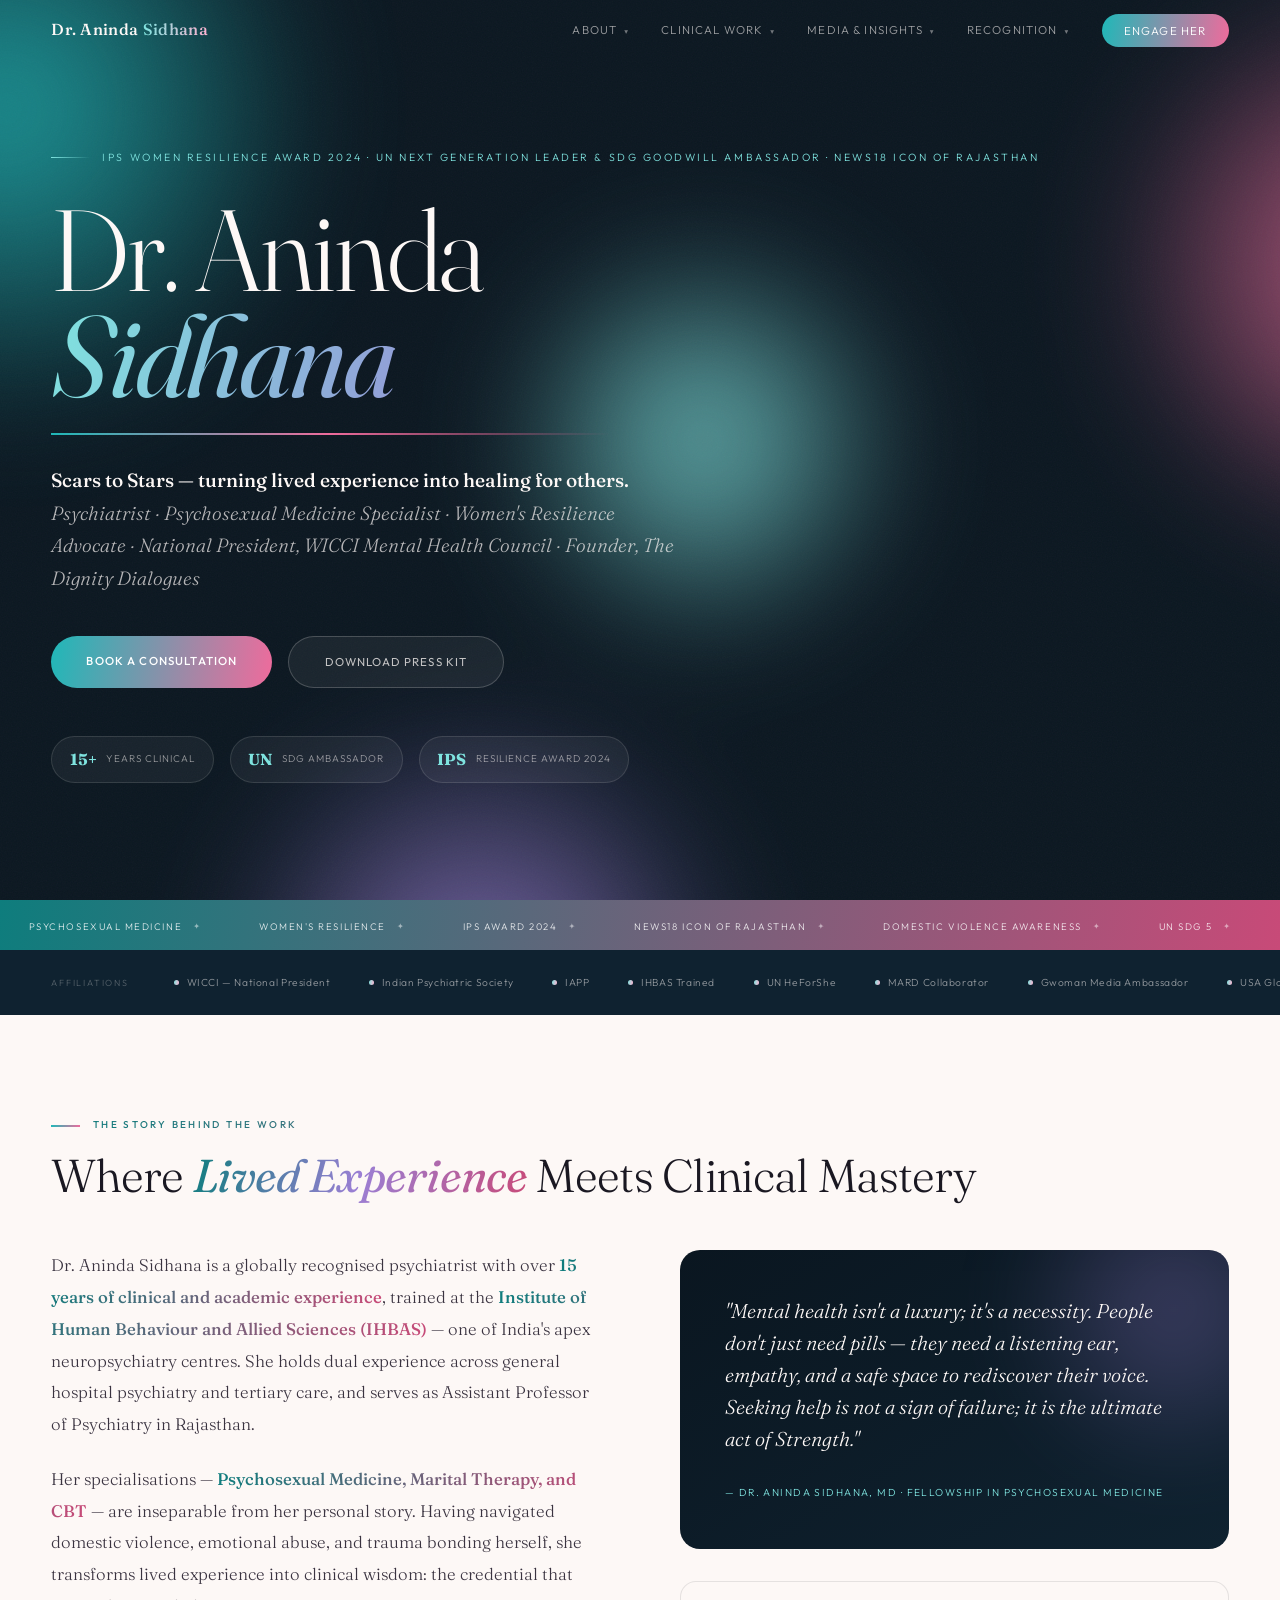
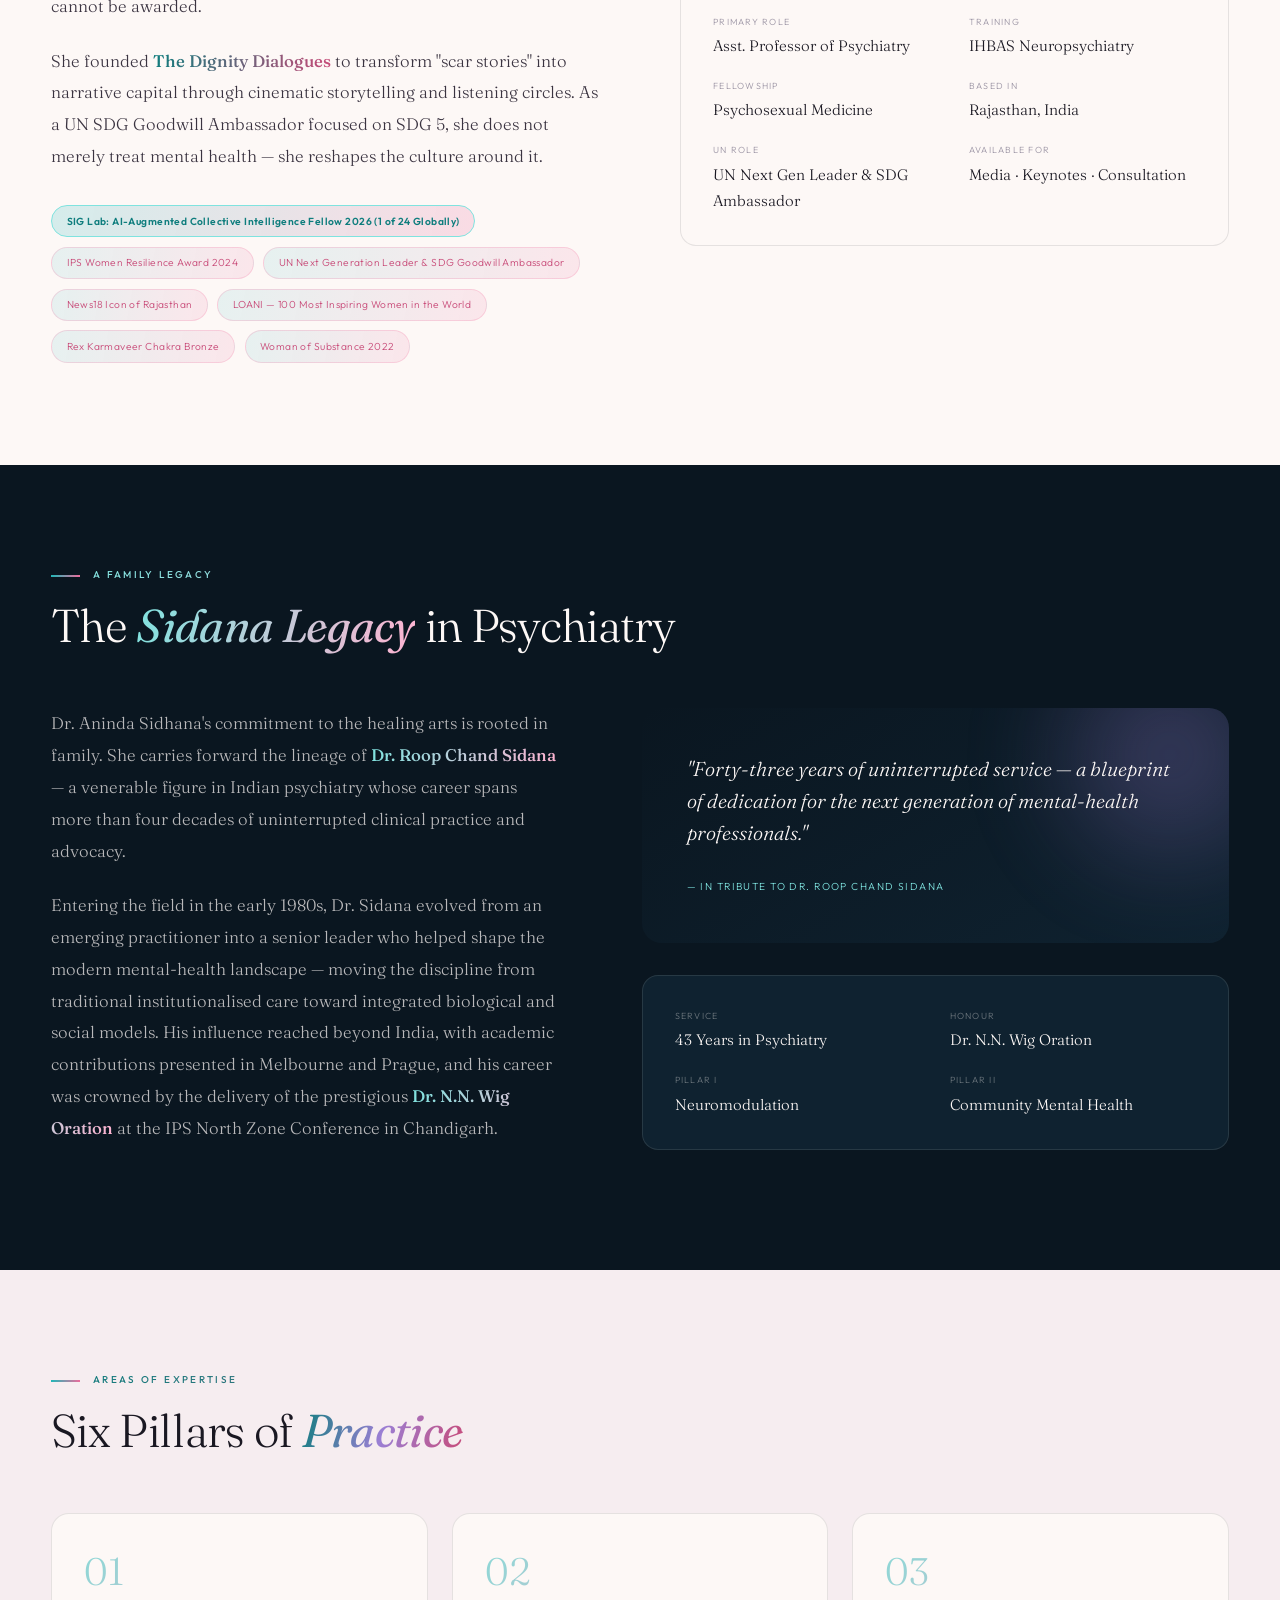
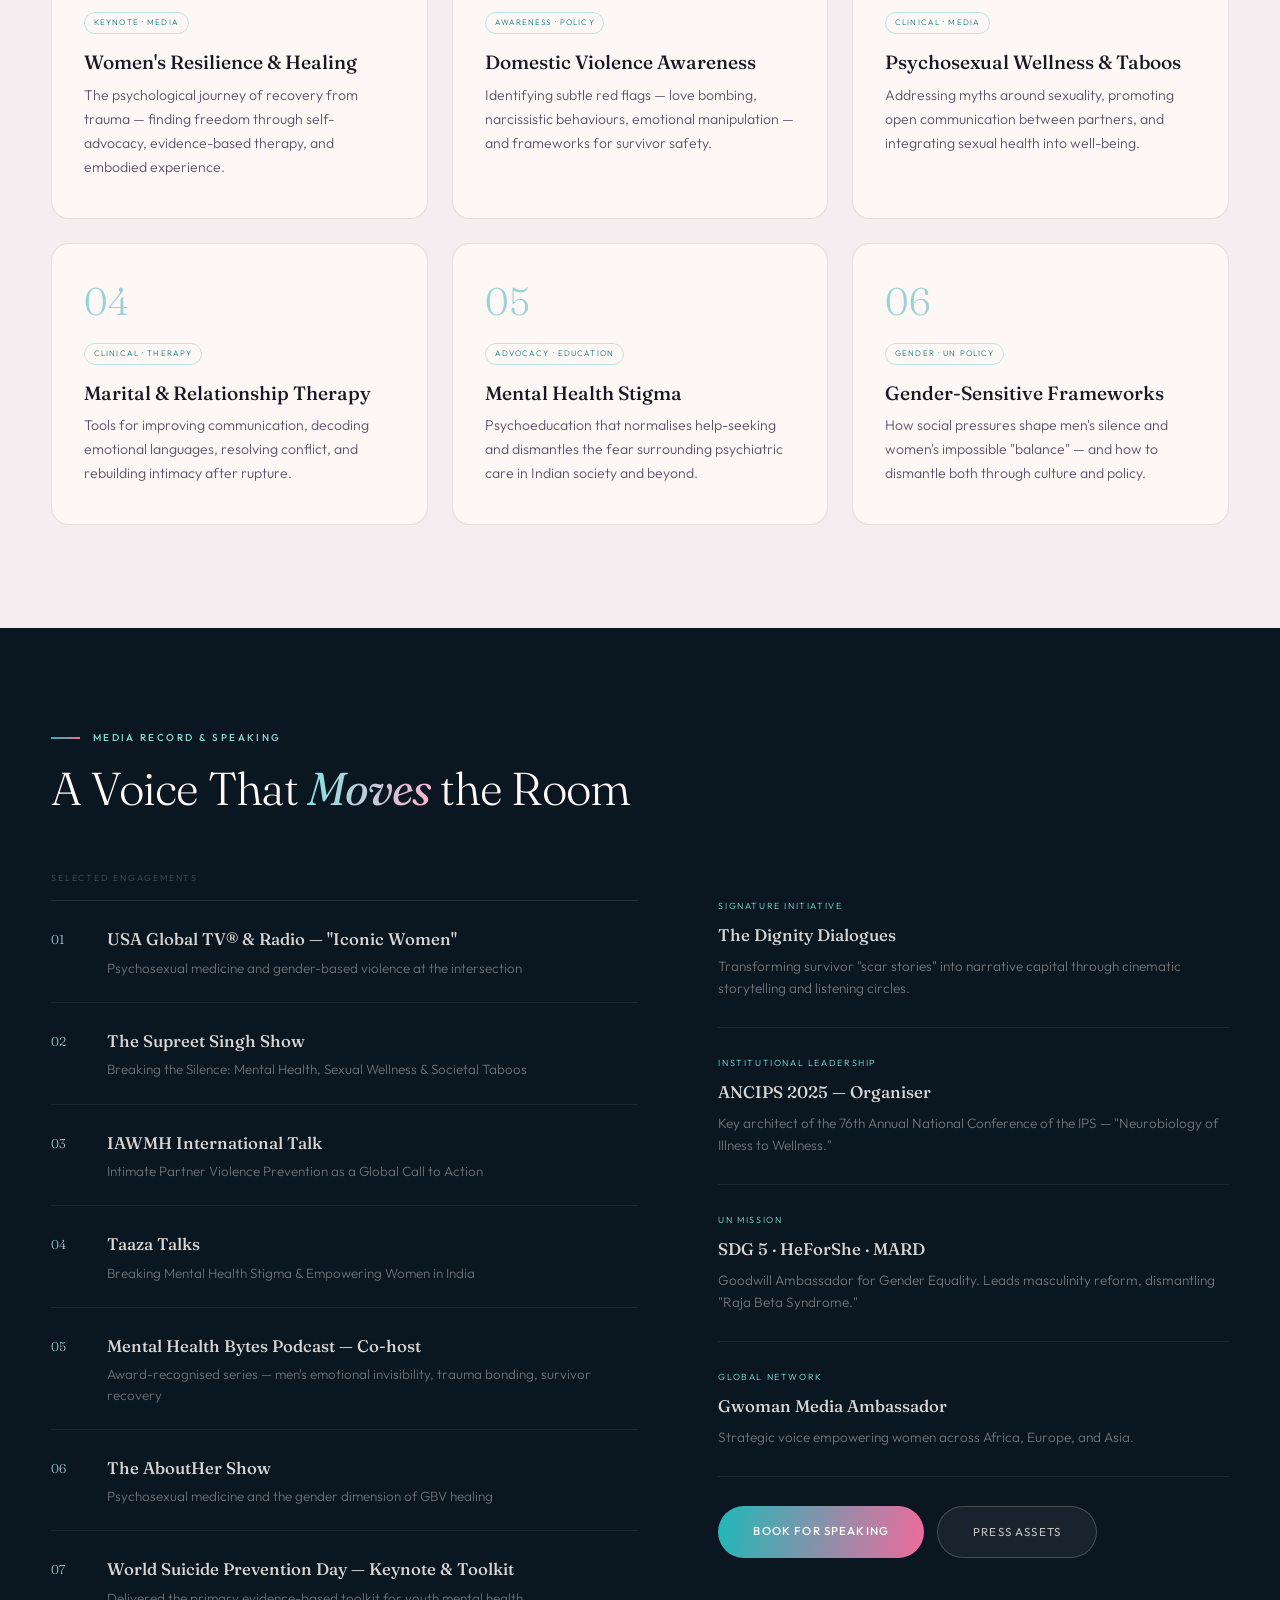
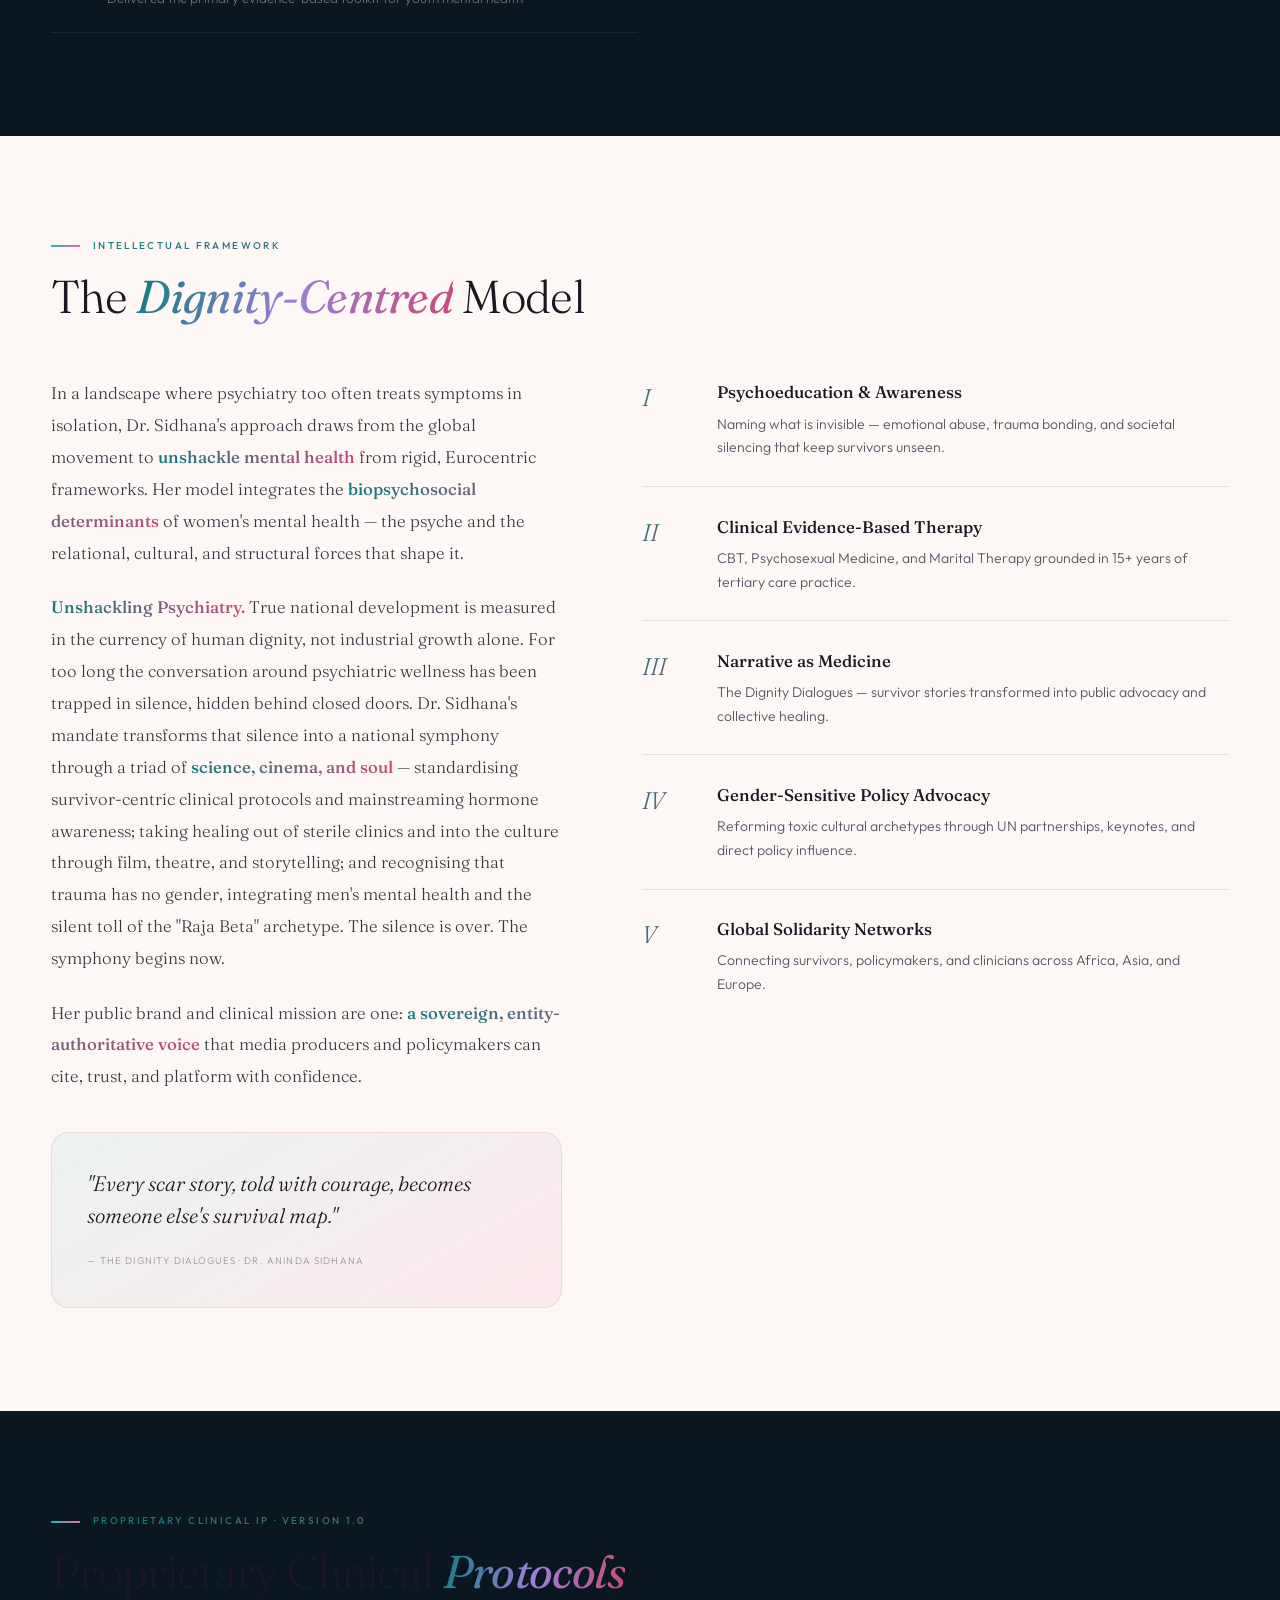
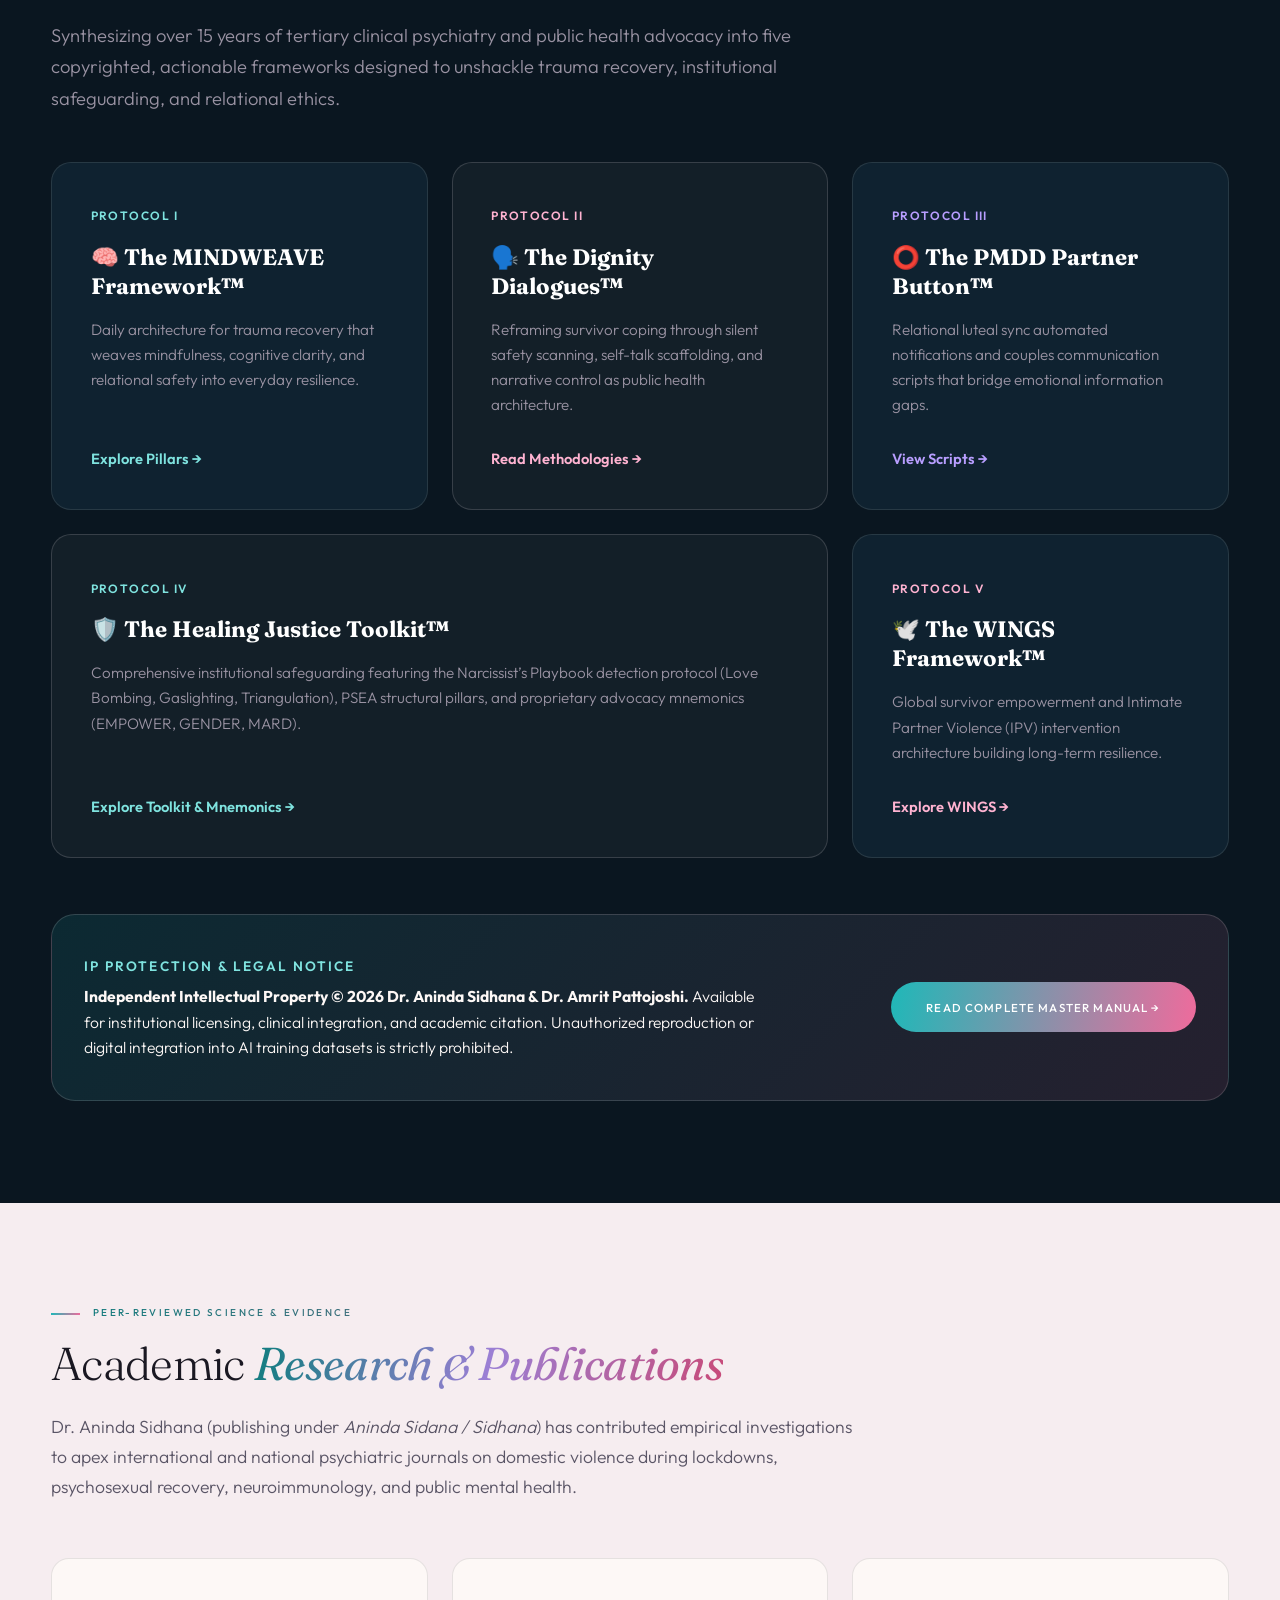
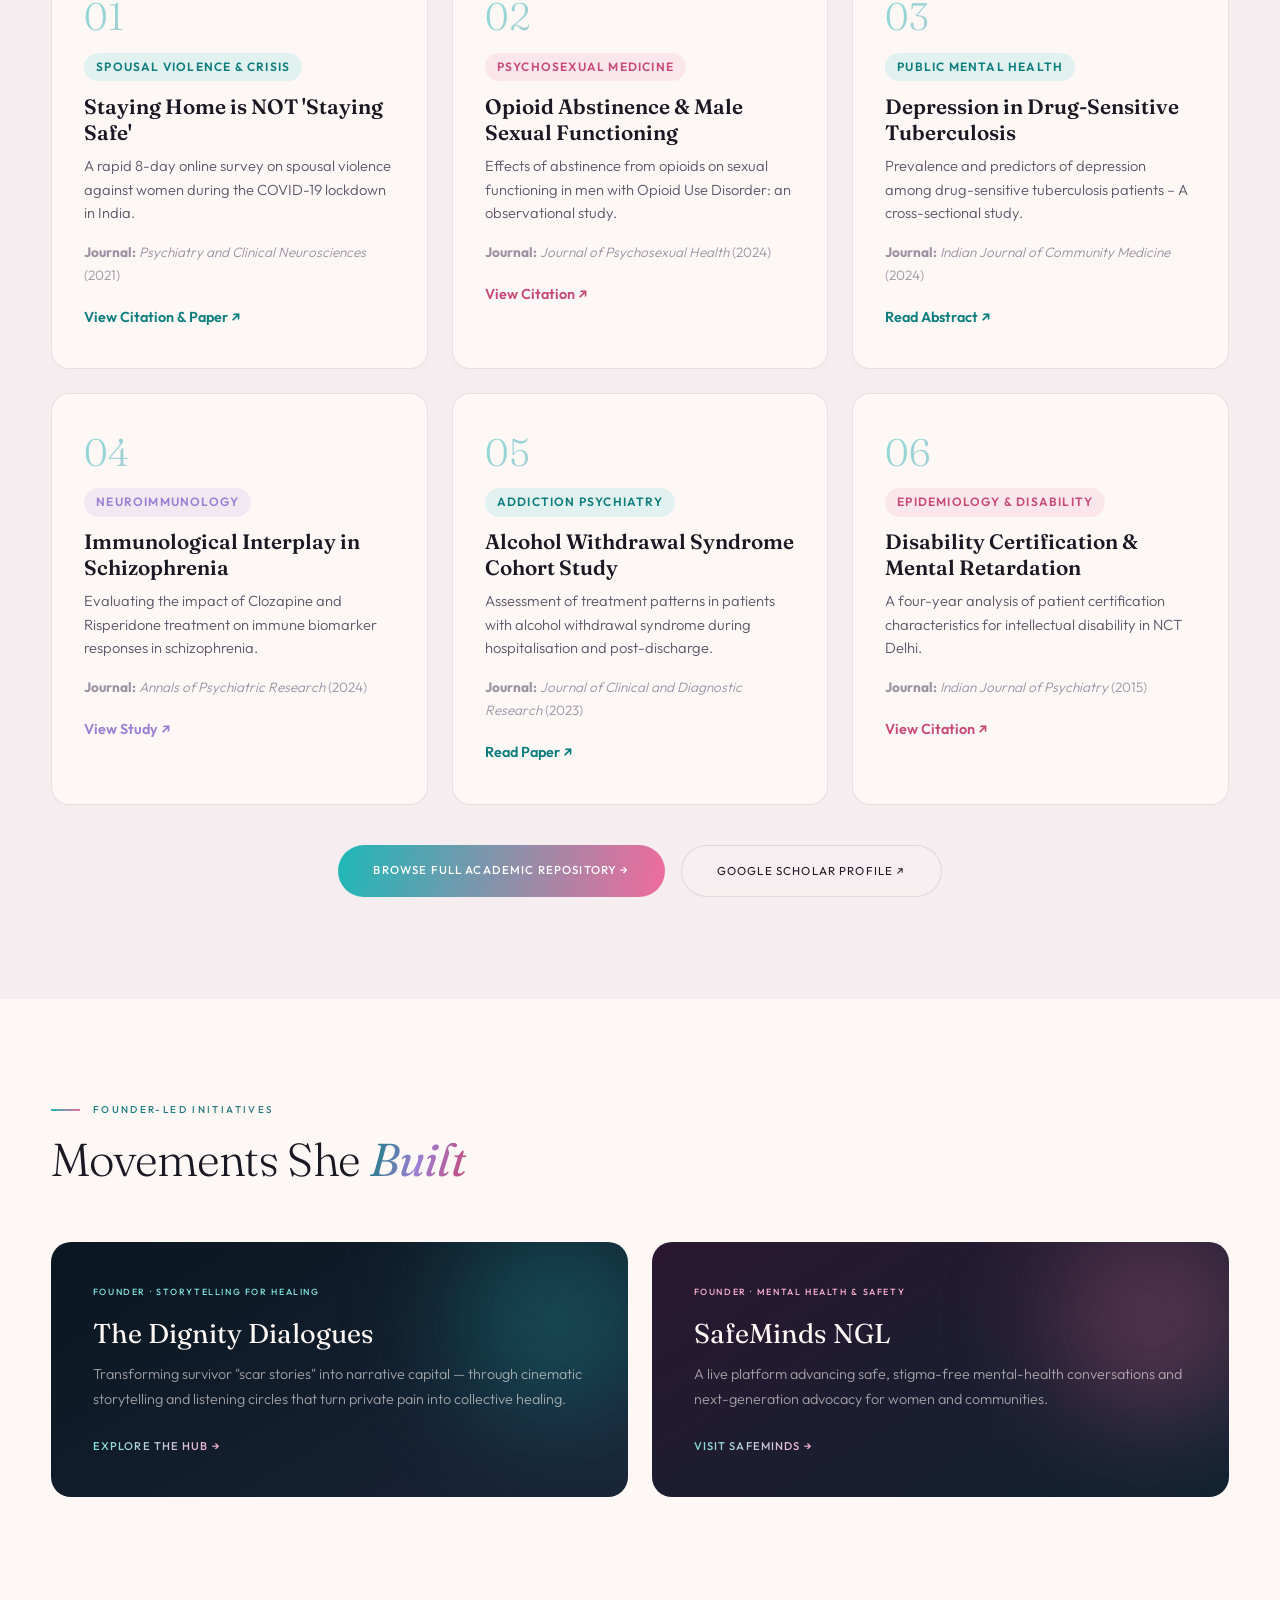
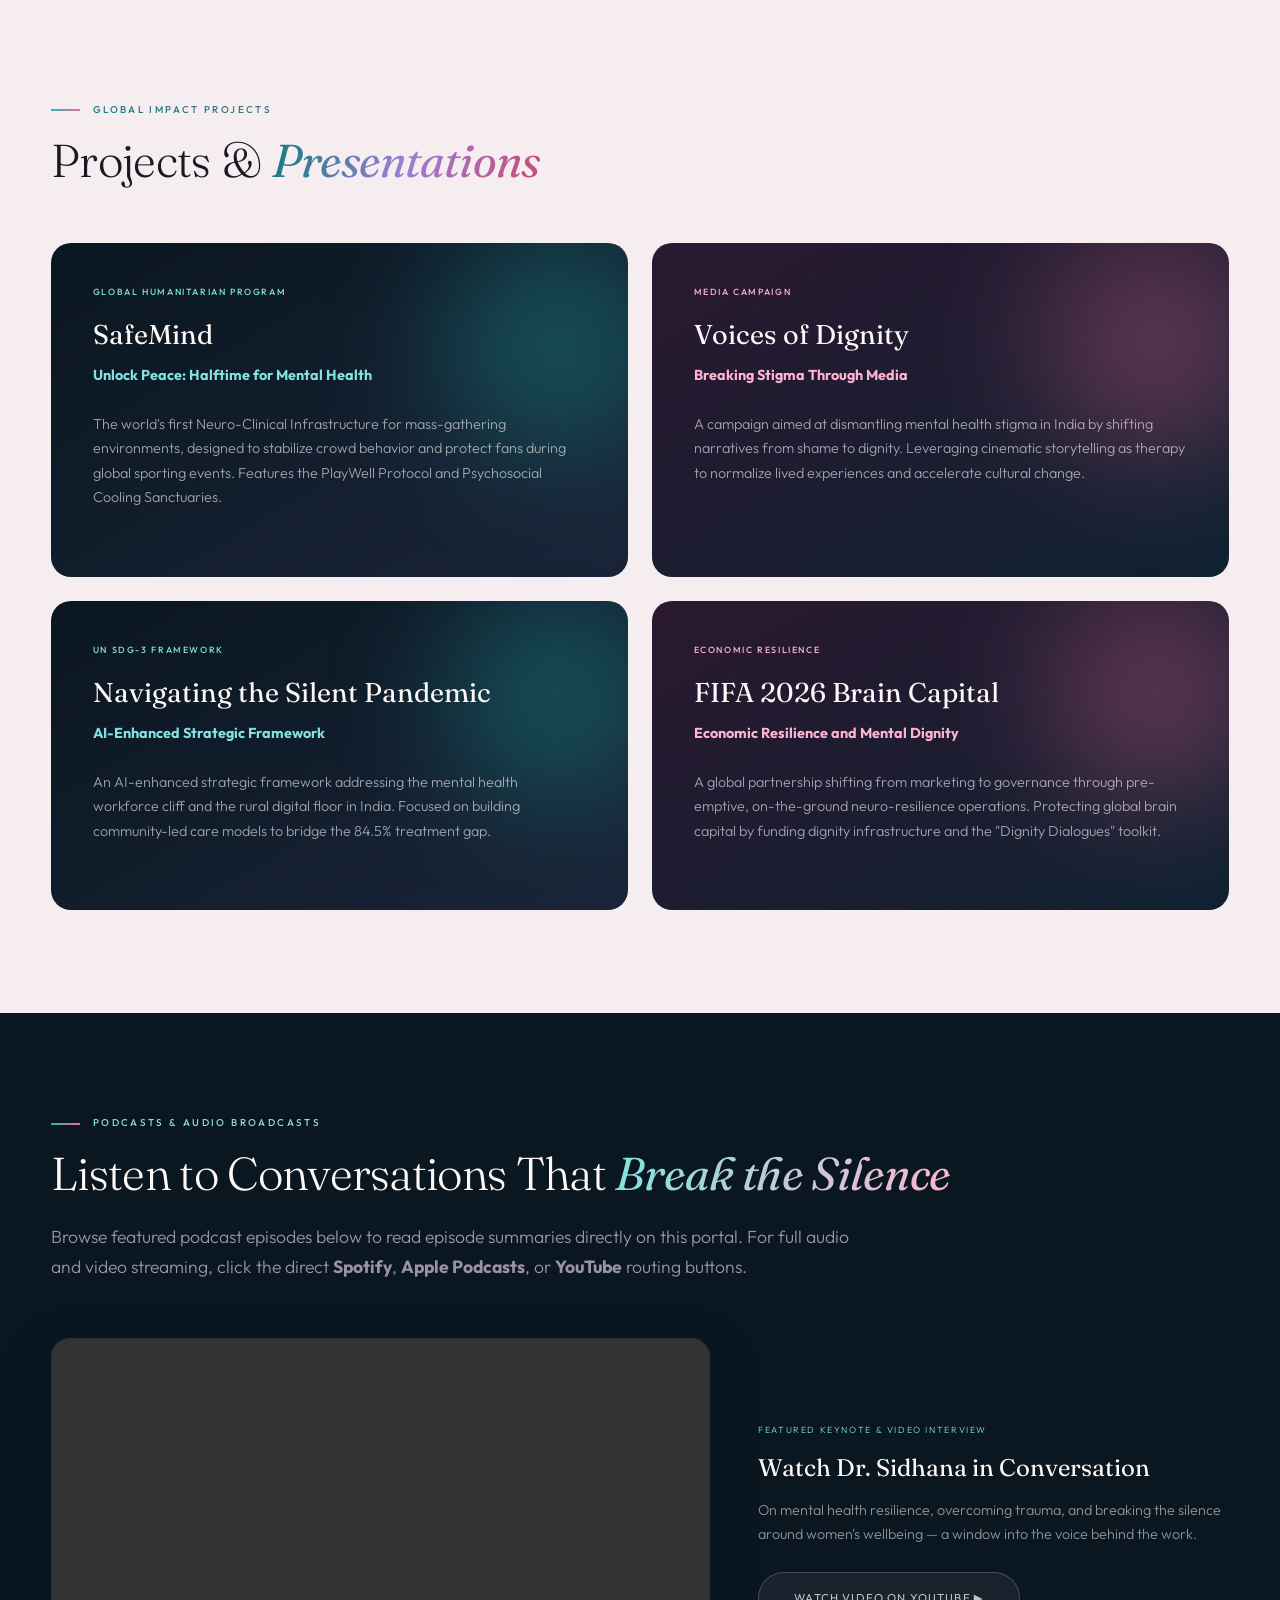
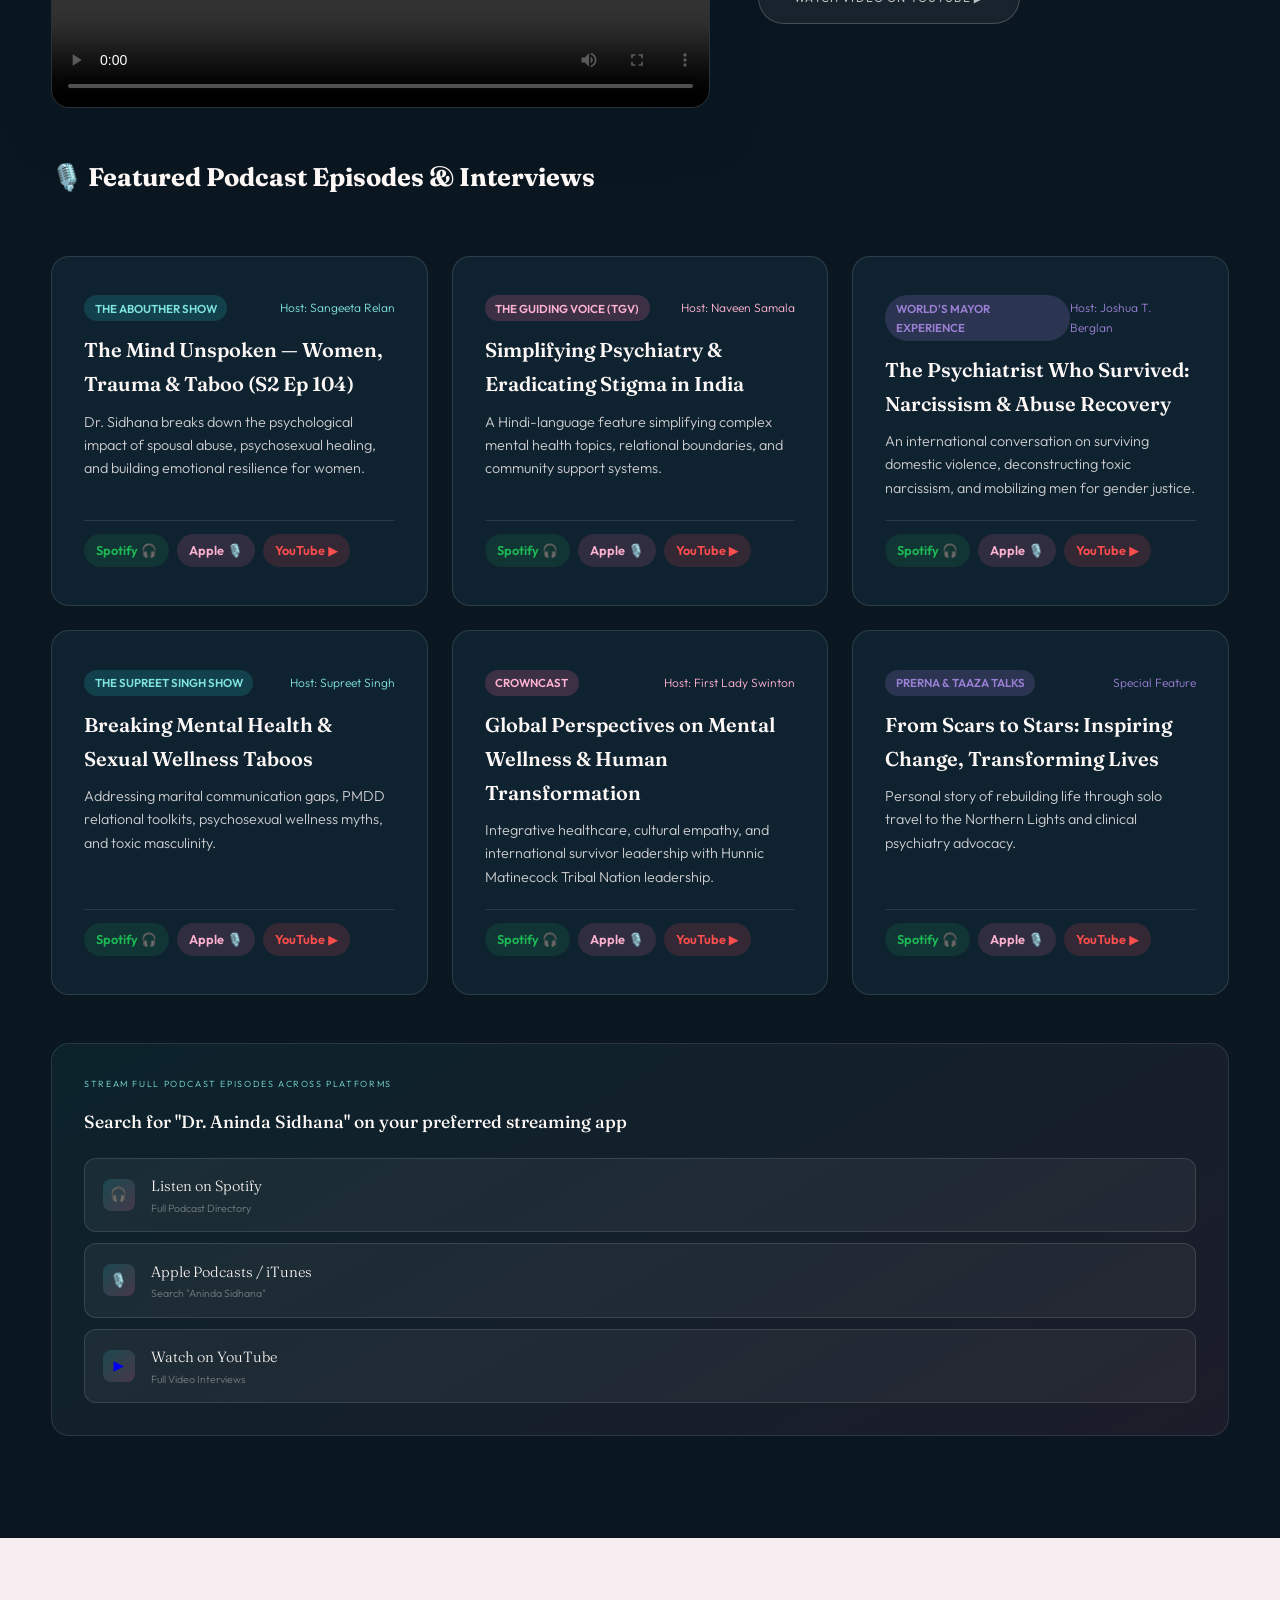
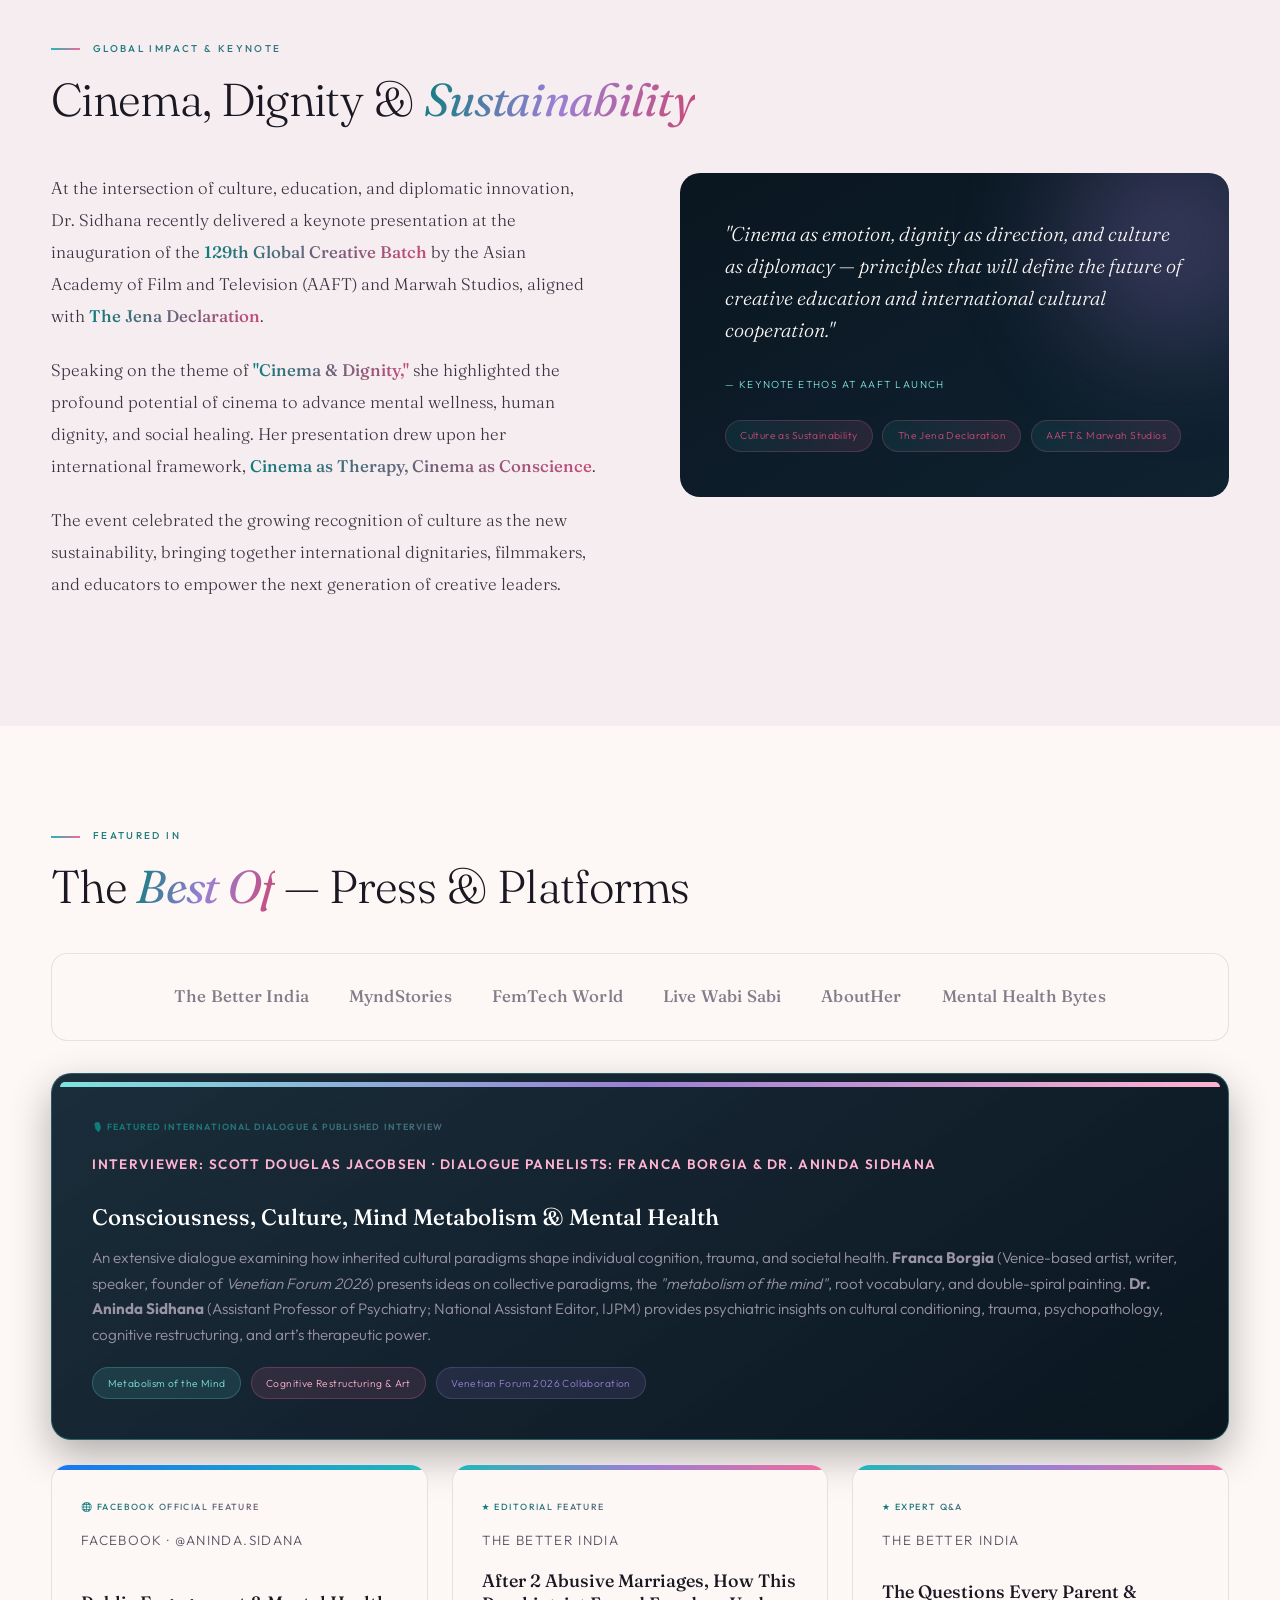
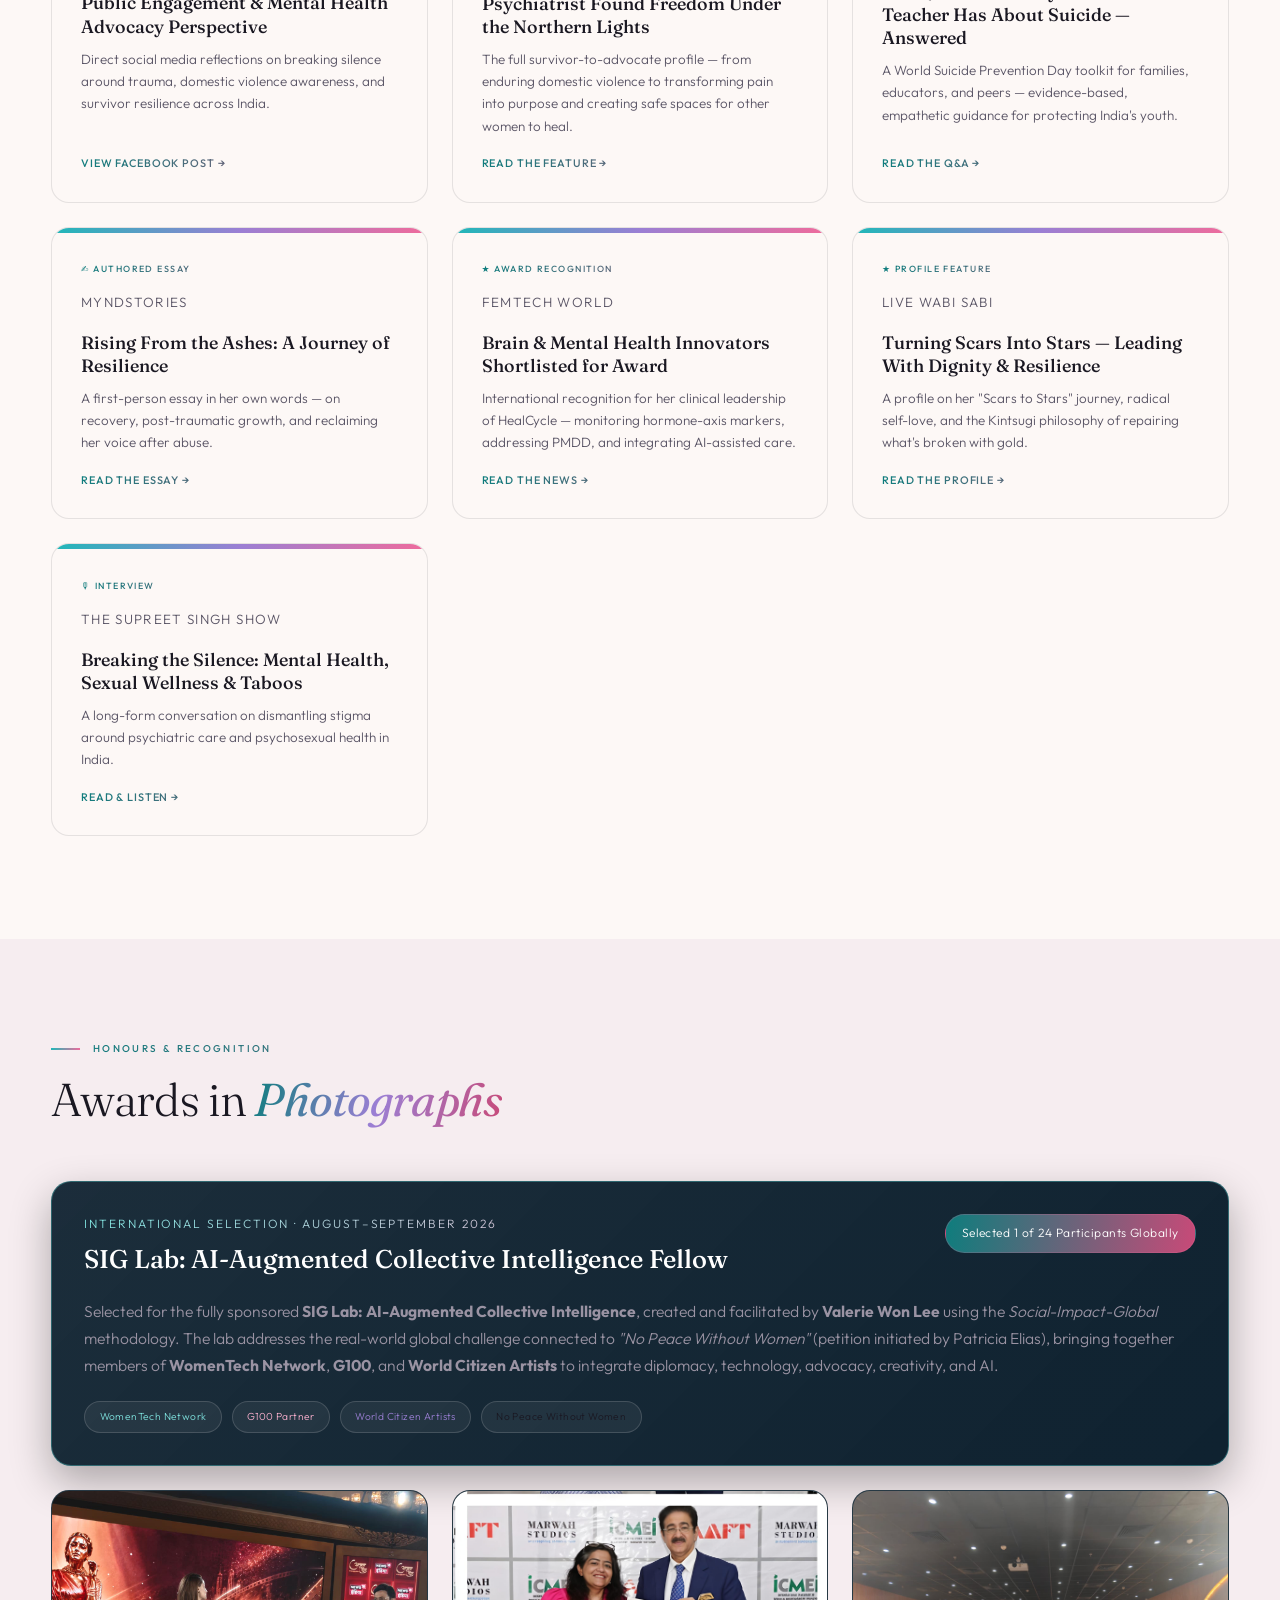
<file: index.html>
<!DOCTYPE html>
<html lang="en">

<head>
  <meta charset="UTF-8">
  <meta name="viewport" content="width=device-width, initial-scale=1.0">
  <title>Dr. Aninda Sidhana | Assistant Professor of Psychiatry &amp; Mental Health Advocate</title>
  <meta name="description"
    content="Dr. Aninda Sidhana is an Assistant Professor of Psychiatry, National Assistant Editor IJPM, SIG Lab 2026 Fellow, and mental health advocate specializing in trauma recovery, survivor resilience, and cognitive restructuring.">
  <meta name="keywords" content="Dr. Aninda Sidhana, Psychiatrist India, Assistant Professor of Psychiatry, Mental Health Advocate, Psychosexual Medicine, Trauma Recovery, Women Resilience Award 2024, IJPM, SIG Lab Fellow">
  <meta name="author" content="Dr. Aninda Sidhana">
  <link rel="canonical" href="https://www.dranindasidhana.com/">
  <link rel="icon" type="image/svg+xml" href="assets/images/favicon.svg">

  <!-- Open Graph / Facebook -->
  <meta property="og:type" content="website">
  <meta property="og:url" content="https://www.dranindasidhana.com/">
  <meta property="og:title" content="Dr. Aninda Sidhana | Assistant Professor of Psychiatry &amp; Mental Health Advocate">
  <meta property="og:description" content="Assistant Professor of Psychiatry, National Assistant Editor IJPM, SIG Lab 2026 Fellow. Empowering survivors and pioneering trauma-informed psychiatric care.">
  <meta property="og:image" content="https://www.dranindasidhana.com/assets/images/aninda.jpeg">

  <!-- Twitter -->
  <meta property="twitter:card" content="summary_large_image">
  <meta property="twitter:url" content="https://www.dranindasidhana.com/">
  <meta property="twitter:title" content="Dr. Aninda Sidhana | Assistant Professor of Psychiatry">
  <meta property="twitter:description" content="Assistant Professor of Psychiatry, National Assistant Editor IJPM, SIG Lab 2026 Fellow. Empowering survivors and pioneering trauma-informed psychiatric care.">
  <meta property="twitter:image" content="https://www.dranindasidhana.com/assets/images/aninda.jpeg">

  <!-- Structured Data JSON-LD -->
  <script type="application/ld+json">
  {
    "@context": "https://schema.org",
    "@type": "Physician",
    "name": "Dr. Aninda Sidhana",
    "jobTitle": "Assistant Professor of Psychiatry",
    "description": "Assistant Professor of Psychiatry, National Assistant Editor IJPM, SIG Lab 2026 Fellow, IPS Women Resilience Award 2024 recipient.",
    "url": "https://www.dranindasidhana.com",
    "image": "https://www.dranindasidhana.com/assets/images/aninda.jpeg",
    "email": "draninda30@gmail.com",
    "medicalSpecialty": ["Psychiatry", "Psychosexual Medicine", "Mental Health"],
    "knowsAbout": ["Psychosexual Medicine", "Trauma Recovery", "Cognitive Restructuring", "Women's Mental Health", "Domestic Violence Awareness"],
    "sameAs": [
      "https://www.facebook.com/aninda.sidana",
      "https://www.linkedin.com/in/dr-aninda-sidhana-642978291/"
    ]
  }
  </script>
  <link rel="preconnect" href="https://fonts.googleapis.com">
  <link
    href="https://fonts.googleapis.com/css2?family=Fraunces:ital,opsz,wght@0,9..144,300;0,9..144,400;0,9..144,500;0,9..144,600;1,9..144,400;1,9..144,500&family=Outfit:wght@300;400;500;600&display=swap"
    rel="stylesheet">
  <link rel="stylesheet" href="assets/css/style.css">
  <link rel="stylesheet" href="assets/css/index.css">
</head>

<body>

  <nav id="nv">
    <a href="#" class="n-brand">Dr. Aninda <span>Sidhana</span></a>
    <div class="n-hamburger" onclick="document.getElementById('nv').classList.toggle('nav-open')">
      <span></span><span></span><span></span>
    </div>
    <ul class="n-links">
      <li class="n-item">
        <a href="#about" class="n-trig">About <span class="arr">▾</span></a>
        <div class="n-drop">
          <a href="#about" onclick="document.getElementById('nv').classList.remove('nav-open')">About Dr. Sidhana</a>
          <a href="#legacy" onclick="document.getElementById('nv').classList.remove('nav-open')">Family Legacy</a>
          <a href="https://www.linkedin.com/in/dr-aninda-sidhana-642978291/" target="_blank" rel="noopener" onclick="document.getElementById('nv').classList.remove('nav-open')">LinkedIn Profile ↗</a>
        </div>
      </li>
      <li class="n-item">
        <a href="#expertise" class="n-trig">Clinical Work <span class="arr">▾</span></a>
        <div class="n-drop">
          <a href="#expertise" onclick="document.getElementById('nv').classList.remove('nav-open')">Areas of Practice</a>
          <a href="#protocols" onclick="document.getElementById('nv').classList.remove('nav-open')">Proprietary Protocols</a>
          <a href="#research" onclick="document.getElementById('nv').classList.remove('nav-open')">Academic Research Papers</a>
          <a href="research.html" onclick="document.getElementById('nv').classList.remove('nav-open')">Research Repository ↗</a>
          <a href="#initiatives" onclick="document.getElementById('nv').classList.remove('nav-open')">Founder Initiatives</a>
        </div>
      </li>
      <li class="n-item">
        <a href="#press" class="n-trig">Media &amp; Insights <span class="arr">▾</span></a>
        <div class="n-drop">
          <a href="#press" onclick="document.getElementById('nv').classList.remove('nav-open')">Featured Press</a>
          <a href="#podcasts" onclick="document.getElementById('nv').classList.remove('nav-open')">Podcasts &amp; Dialogues</a>
          <a href="#blog" onclick="document.getElementById('nv').classList.remove('nav-open')">Medium Essays &amp; Substack</a>
          <a href="#global-impact" onclick="document.getElementById('nv').classList.remove('nav-open')">Keynote &amp; Cinema</a>
        </div>
      </li>
      <li class="n-item">
        <a href="#awards" class="n-trig">Recognition <span class="arr">▾</span></a>
        <div class="n-drop">
          <a href="#awards" onclick="document.getElementById('nv').classList.remove('nav-open')">Awards &amp; Honors</a>
          <a href="#gallery" onclick="document.getElementById('nv').classList.remove('nav-open')">Visual Gallery</a>
          <a href="#testimonials" onclick="document.getElementById('nv').classList.remove('nav-open')">Colleague Praise</a>
        </div>
      </li>
      <li><a href="#contact" class="n-book" onclick="document.getElementById('nv').classList.remove('nav-open')">Engage Her</a></li>
    </ul>
  </nav>

  <!-- HERO -->
  <header class="hero">
    <div class="aurora"><span class="a1"></span><span class="a2"></span><span class="a3"></span><span class="a4"></span>
    </div>
    <div class="hero-inner">
      <p class="hero-kicker">IPS Women Resilience Award 2024 · UN Next Generation Leader &amp; SDG Goodwill Ambassador · News18 Icon of Rajasthan</p>
      <h1 class="hero-name">Dr. Aninda<span class="em">Sidhana</span></h1>
      <div class="hero-rule"></div>
      <p class="hero-desc"><strong>Scars to Stars — turning lived experience into healing for others.</strong><br>Psychiatrist · Psychosexual Medicine Specialist · Women's Resilience Advocate · National President, WICCI Mental Health Council · Founder, The Dignity Dialogues</p>
      <div class="hero-actions">
        <a href="#contact" class="btn-grad">Book a Consultation</a>
        <a href="#presskit" class="btn-glass">Download Press Kit</a>
      </div>
      <div class="hero-chips">
        <div class="chip"><b>15+</b><span>Years Clinical</span></div>
        <div class="chip"><b>UN</b><span>SDG Ambassador</span></div>
        <div class="chip"><b>IPS</b><span>Resilience Award 2024</span></div>
      </div>
    </div>
  </header>

  <!-- TICKER -->
  <div class="ticker" aria-hidden="true">
    <div class="ti">
      <span class="tk">Psychosexual Medicine</span><span class="tk">Women's Resilience</span><span class="tk">IPS Award
        2024</span><span class="tk">News18 Icon of Rajasthan</span><span class="tk">Domestic Violence
        Awareness</span><span class="tk">UN SDG 5</span><span class="tk">The Dignity Dialogues</span><span
        class="tk">ANCIPS 2025</span><span class="tk">Marital Therapy</span><span class="tk">Keynote Speaker</span><span
        class="tk">Anti-Stigma</span>
      <span class="tk">Psychosexual Medicine</span><span class="tk">Women's Resilience</span><span class="tk">IPS Award
        2024</span><span class="tk">News18 Icon of Rajasthan</span><span class="tk">Domestic Violence
        Awareness</span><span class="tk">UN SDG 5</span><span class="tk">The Dignity Dialogues</span><span
        class="tk">ANCIPS 2025</span><span class="tk">Marital Therapy</span><span class="tk">Keynote Speaker</span><span
        class="tk">Anti-Stigma</span>
    </div>
  </div>

  <!-- CREDENTIALS -->
  <div class="cred">
    <span class="cred-h">Affiliations</span>
    <div class="cred-i">
      <span class="cred-x"><a href="https://www.wicciminds.com" target="_blank" rel="noopener"
          style="color:inherit;text-decoration:none">WICCI — National President</a></span><span class="cred-x">Indian
        Psychiatric Society</span><span class="cred-x">IAPP</span><span class="cred-x">IHBAS Trained</span><span
        class="cred-x">UN HeForShe</span><span class="cred-x">MARD Collaborator</span><span class="cred-x">Gwoman Media
        Ambassador</span><span class="cred-x">USA Global TV®</span>
    </div>
  </div>

  <!-- ABOUT -->
  <section id="about" class="sec bg-ivory">
    <div class="inner">
      <p class="tag rv">The Story Behind the Work</p>
      <h2 class="h rv">Where <em>Lived Experience</em> Meets Clinical Mastery</h2>
      <div class="about">
        <div class="prose rv">

          <p>Dr. Aninda Sidhana is a globally recognised psychiatrist with over <b>15 years of clinical and academic
              experience</b>, trained at the <b>Institute of Human Behaviour and Allied Sciences (IHBAS)</b> — one of
            India's apex neuropsychiatry centres. She holds dual experience across general hospital psychiatry and
            tertiary care, and serves as Assistant Professor of Psychiatry in Rajasthan.</p>
          <p>Her specialisations — <b>Psychosexual Medicine, Marital Therapy, and CBT</b> — are inseparable from her
            personal story. Having navigated domestic violence, emotional abuse, and trauma bonding herself, she
            transforms lived experience into clinical wisdom: the credential that cannot be awarded.</p>
          <p>She founded <b>The Dignity Dialogues</b> to transform "scar stories" into narrative capital through
            cinematic storytelling and listening circles. As a UN SDG Goodwill Ambassador focused on SDG 5, she does not
            merely treat mental health — she reshapes the culture around it.</p>
          <div class="badges">
            <span class="badge" style="background:linear-gradient(100deg, rgba(31, 184, 184, .18), rgba(239, 107, 156, .2)); border-color:var(--teal-lt); color:var(--teal-deep); font-weight:600;">SIG Lab: AI-Augmented Collective Intelligence Fellow 2026 (1 of 24 Globally)</span>
            <span class="badge">IPS Women Resilience Award 2024</span>
            <span class="badge">UN Next Generation Leader &amp; SDG Goodwill Ambassador</span>
            <span class="badge">News18 Icon of Rajasthan</span>
            <span class="badge">LOANI — 100 Most Inspiring Women in the World</span>
            <span class="badge">Rex Karmaveer Chakra Bronze</span>
            <span class="badge">Woman of Substance 2022</span>
          </div>
        </div>
        <div class="rv" style="transition-delay:.15s">
          <div class="qcard">
            <blockquote>"Mental health isn't a luxury; it's a necessity. People don't just need pills — they need a
              listening ear, empathy, and a safe space to rediscover their voice. Seeking help is not a sign of failure;
              it is the ultimate act of Strength."</blockquote>
            <cite>— Dr. Aninda Sidhana, MD · Fellowship in Psychosexual Medicine</cite>
          </div>
          <div class="facts">
            <div class="fact">
              <p class="k">Primary Role</p>
              <p class="v">Asst. Professor of Psychiatry</p>
            </div>
            <div class="fact">
              <p class="k">Training</p>
              <p class="v">IHBAS Neuropsychiatry</p>
            </div>
            <div class="fact">
              <p class="k">Fellowship</p>
              <p class="v">Psychosexual Medicine</p>
            </div>
            <div class="fact">
              <p class="k">Based In</p>
              <p class="v">Rajasthan, India</p>
            </div>
            <div class="fact">
              <p class="k">UN Role</p>
              <p class="v">UN Next Gen Leader & SDG Ambassador</p>
            </div>
            <div class="fact">
              <p class="k">Available For</p>
              <p class="v">Media · Keynotes · Consultation</p>
            </div>
          </div>
        </div>
      </div>
    </div>
  </section>

  <!-- FAMILY LEGACY -->
  <section id="legacy" class="sec bg-dark">
    <div class="inner">
      <p class="tag lt rv">A Family Legacy</p>
      <h2 class="h lt rv">The <em>Sidana Legacy</em> in Psychiatry</h2>
      <div class="fw">
        <div class="prose rv">
          <p style="color:rgba(253,248,246,.72)">Dr. Aninda Sidhana's commitment to the healing arts is rooted in
            family. She carries forward the lineage of <b
              style="background:linear-gradient(100deg,var(--teal-lt),var(--pink-lt));-webkit-background-clip:text;background-clip:text;-webkit-text-fill-color:transparent">Dr.
              Roop Chand Sidana</b> — a venerable figure in Indian psychiatry whose career spans more than four decades
            of uninterrupted clinical practice and advocacy.</p>
          <p style="color:rgba(253,248,246,.72)">Entering the field in the early 1980s, Dr. Sidana evolved from an
            emerging practitioner into a senior leader who helped shape the modern mental-health landscape — moving the
            discipline from traditional institutionalised care toward integrated biological and social models. His
            influence reached beyond India, with academic contributions presented in Melbourne and Prague, and his
            career was crowned by the delivery of the prestigious <b
              style="background:linear-gradient(100deg,var(--teal-lt),var(--pink-lt));-webkit-background-clip:text;background-clip:text;-webkit-text-fill-color:transparent">Dr.
              N.N. Wig Oration</b> at the IPS North Zone Conference in Chandigarh.</p>
        </div>
        <div class="rv" style="transition-delay:.15s">
          <div class="qcard">
            <blockquote>"Forty-three years of uninterrupted service — a blueprint of dedication for the next generation
              of mental-health professionals."</blockquote>
            <cite>— In tribute to Dr. Roop Chand Sidana</cite>
          </div>
          <div class="facts" style="background:var(--midnight-2);border-color:rgba(253,248,246,.1)">
            <div class="fact">
              <p class="k" style="color:rgba(253,248,246,.4)">Service</p>
              <p class="v" style="color:var(--ivory)">43 Years in Psychiatry</p>
            </div>
            <div class="fact">
              <p class="k" style="color:rgba(253,248,246,.4)">Honour</p>
              <p class="v" style="color:var(--ivory)">Dr. N.N. Wig Oration</p>
            </div>
            <div class="fact">
              <p class="k" style="color:rgba(253,248,246,.4)">Pillar I</p>
              <p class="v" style="color:var(--ivory)">Neuromodulation</p>
            </div>
            <div class="fact">
              <p class="k" style="color:rgba(253,248,246,.4)">Pillar II</p>
              <p class="v" style="color:var(--ivory)">Community Mental Health</p>
            </div>
          </div>
        </div>
      </div>
    </div>
  </section>

  <!-- EXPERTISE -->
  <section id="expertise" class="sec bg-ivory2">
    <div class="inner">
      <p class="tag rv">Areas of Expertise</p>
      <h2 class="h rv">Six Pillars of <em>Practice</em></h2>
      <div class="exp">
        <div class="ecard rv">
          <div class="enum">01</div><span class="etag">Keynote · Media</span>
          <h3>Women's Resilience &amp; Healing</h3>
          <p>The psychological journey of recovery from trauma — finding freedom through self-advocacy, evidence-based
            therapy, and embodied experience.</p>
        </div>
        <div class="ecard rv" style="transition-delay:.06s">
          <div class="enum">02</div><span class="etag">Awareness · Policy</span>
          <h3>Domestic Violence Awareness</h3>
          <p>Identifying subtle red flags — love bombing, narcissistic behaviours, emotional manipulation — and
            frameworks for survivor safety.</p>
        </div>
        <div class="ecard rv" style="transition-delay:.12s">
          <div class="enum">03</div><span class="etag">Clinical · Media</span>
          <h3>Psychosexual Wellness &amp; Taboos</h3>
          <p>Addressing myths around sexuality, promoting open communication between partners, and integrating sexual
            health into well-being.</p>
        </div>
        <div class="ecard rv" style="transition-delay:.18s">
          <div class="enum">04</div><span class="etag">Clinical · Therapy</span>
          <h3>Marital &amp; Relationship Therapy</h3>
          <p>Tools for improving communication, decoding emotional languages, resolving conflict, and rebuilding
            intimacy after rupture.</p>
        </div>
        <div class="ecard rv" style="transition-delay:.24s">
          <div class="enum">05</div><span class="etag">Advocacy · Education</span>
          <h3>Mental Health Stigma</h3>
          <p>Psychoeducation that normalises help-seeking and dismantles the fear surrounding psychiatric care in Indian
            society and beyond.</p>
        </div>
        <div class="ecard rv" style="transition-delay:.3s">
          <div class="enum">06</div><span class="etag">Gender · UN Policy</span>
          <h3>Gender-Sensitive Frameworks</h3>
          <p>How social pressures shape men's silence and women's impossible "balance" — and how to dismantle both
            through culture and policy.</p>
        </div>
      </div>
    </div>
  </section>

  <!-- MEDIA -->
  <section id="media" class="sec bg-dark">
    <div class="inner">
      <p class="tag lt rv">Media Record &amp; Speaking</p>
      <h2 class="h lt rv">A Voice That <em>Moves</em> the Room</h2>
      <div class="media">
        <div class="rv">
          <p class="loghead">Selected Engagements</p>
          <div class="logrow"><span class="lognum">01</span>
            <div>
              <p class="logshow">USA Global TV® &amp; Radio — "Iconic Women"</p>
              <p class="logdesc">Psychosexual medicine and gender-based violence at the intersection</p>
            </div>
          </div>
          <div class="logrow"><span class="lognum">02</span>
            <div>
              <p class="logshow">The Supreet Singh Show</p>
              <p class="logdesc">Breaking the Silence: Mental Health, Sexual Wellness &amp; Societal Taboos</p>
            </div>
          </div>
          <div class="logrow"><span class="lognum">03</span>
            <div>
              <p class="logshow">IAWMH International Talk</p>
              <p class="logdesc">Intimate Partner Violence Prevention as a Global Call to Action</p>
            </div>
          </div>
          <div class="logrow"><span class="lognum">04</span>
            <div>
              <p class="logshow">Taaza Talks</p>
              <p class="logdesc">Breaking Mental Health Stigma &amp; Empowering Women in India</p>
            </div>
          </div>
          <div class="logrow"><span class="lognum">05</span>
            <div>
              <p class="logshow">Mental Health Bytes Podcast — Co-host</p>
              <p class="logdesc">Award-recognised series — men's emotional invisibility, trauma bonding, survivor
                recovery</p>
            </div>
          </div>
          <div class="logrow"><span class="lognum">06</span>
            <div>
              <p class="logshow">The AboutHer Show</p>
              <p class="logdesc">Psychosexual medicine and the gender dimension of GBV healing</p>
            </div>
          </div>
          <div class="logrow"><span class="lognum">07</span>
            <div>
              <p class="logshow">World Suicide Prevention Day — Keynote &amp; Toolkit</p>
              <p class="logdesc">Delivered the primary evidence-based toolkit for youth mental health</p>
            </div>
          </div>
        </div>
        <div class="mnotes rv" style="transition-delay:.15s">
          <div class="mn">
            <p class="mnl">Signature Initiative</p>
            <p class="mnt">The Dignity Dialogues</p>
            <p class="mnb">Transforming survivor "scar stories" into narrative capital through cinematic storytelling
              and listening circles.</p>
          </div>
          <div class="mn">
            <p class="mnl">Institutional Leadership</p>
            <p class="mnt">ANCIPS 2025 — Organiser</p>
            <p class="mnb">Key architect of the 76th Annual National Conference of the IPS — "Neurobiology of Illness to
              Wellness."</p>
          </div>
          <div class="mn">
            <p class="mnl">UN Mission</p>
            <p class="mnt">SDG 5 · HeForShe · MARD</p>
            <p class="mnb">Goodwill Ambassador for Gender Equality. Leads masculinity reform, dismantling "Raja Beta
              Syndrome."</p>
          </div>
          <div class="mn">
            <p class="mnl">Global Network</p>
            <p class="mnt">Gwoman Media Ambassador</p>
            <p class="mnb">Strategic voice empowering women across Africa, Europe, and Asia.</p>
          </div>
          <div class="mcta"><a href="#contact" class="btn-grad">Book for Speaking</a><a href="#presskit"
              class="btn-glass">Press Assets</a></div>
        </div>
      </div>
    </div>
  </section>

  <!-- FRAMEWORK -->
  <section id="framework" class="sec bg-ivory">
    <div class="inner">
      <p class="tag rv">Intellectual Framework</p>
      <h2 class="h rv">The <em>Dignity-Centred</em> Model</h2>
      <div class="fw">
        <div class="prose rv">
          <p>In a landscape where psychiatry too often treats symptoms in isolation, Dr. Sidhana's approach draws from
            the global movement to <b>unshackle mental health</b> from rigid, Eurocentric frameworks. Her model
            integrates the <b>biopsychosocial determinants</b> of women's mental health — the psyche and the relational,
            cultural, and structural forces that shape it.</p>
          <p><b>Unshackling Psychiatry.</b> True national development is measured in the currency of human dignity, not
            industrial growth alone. For too long the conversation around psychiatric wellness has been trapped in
            silence, hidden behind closed doors. Dr. Sidhana's mandate transforms that silence into a national symphony
            through a triad of <b>science, cinema, and soul</b> — standardising survivor-centric clinical protocols and
            mainstreaming hormone awareness; taking healing out of sterile clinics and into the culture through film,
            theatre, and storytelling; and recognising that trauma has no gender, integrating men's mental health and
            the silent toll of the "Raja Beta" archetype. The silence is over. The symphony begins now.</p>
          <p>Her public brand and clinical mission are one: <b>a sovereign, entity-authoritative voice</b> that media
            producers and policymakers can cite, trust, and platform with confidence.</p>
          <div class="fwclose">
            <blockquote>"Every scar story, told with courage, becomes someone else's survival map."</blockquote>
            <cite>— The Dignity Dialogues · Dr. Aninda Sidhana</cite>
          </div>
        </div>
        <div class="plist rv" style="transition-delay:.15s">
          <div class="pl"><span class="plr">I</span>
            <div>
              <p class="plt">Psychoeducation &amp; Awareness</p>
              <p class="pld">Naming what is invisible — emotional abuse, trauma bonding, and societal silencing that
                keep survivors unseen.</p>
            </div>
          </div>
          <div class="pl"><span class="plr">II</span>
            <div>
              <p class="plt">Clinical Evidence-Based Therapy</p>
              <p class="pld">CBT, Psychosexual Medicine, and Marital Therapy grounded in 15+ years of tertiary care
                practice.</p>
            </div>
          </div>
          <div class="pl"><span class="plr">III</span>
            <div>
              <p class="plt">Narrative as Medicine</p>
              <p class="pld">The Dignity Dialogues — survivor stories transformed into public advocacy and collective
                healing.</p>
            </div>
          </div>
          <div class="pl"><span class="plr">IV</span>
            <div>
              <p class="plt">Gender-Sensitive Policy Advocacy</p>
              <p class="pld">Reforming toxic cultural archetypes through UN partnerships, keynotes, and direct policy
                influence.</p>
            </div>
          </div>
          <div class="pl"><span class="plr">V</span>
            <div>
              <p class="plt">Global Solidarity Networks</p>
              <p class="pld">Connecting survivors, policymakers, and clinicians across Africa, Asia, and Europe.</p>
            </div>
          </div>
        </div>
      </div>
    </div>
  </section>

  <!-- CLINICAL PROTOCOLS & IP -->
  <section id="protocols" class="sec bg-dark">
    <div class="inner">
      <p class="tag rv">Proprietary Clinical IP · Version 1.0</p>
      <h2 class="h rv text-white">Proprietary Clinical <em>Protocols</em></h2>
      <p class="rv"
        style="color:var(--mist); max-width: 820px; font-size: 1.15rem; line-height: 1.7; margin-bottom: 1rem;">
        Synthesizing over 15 years of tertiary clinical psychiatry and public health advocacy into five copyrighted,
        actionable frameworks designed to unshackle trauma recovery, institutional safeguarding, and relational ethics.
      </p>

      <div class="proto-grid-5 rv">
        <a href="protocols.html#mindweave" class="proto-card">
          <div>
            <span class="proto-badge">Protocol I</span>
            <h3>🧠 The MINDWEAVE Framework™</h3>
            <p>Daily architecture for trauma recovery that weaves mindfulness, cognitive clarity, and relational safety
              into everyday resilience.</p>
          </div>
          <span class="proto-link">Explore Pillars →</span>
        </a>

        <a href="protocols.html#dignity" class="proto-card card-ivory" style="transition-delay:.08s">
          <div>
            <span class="proto-badge" style="color:var(--pink-lt)">Protocol II</span>
            <h3>🗣️ The Dignity Dialogues™</h3>
            <p>Reframing survivor coping through silent safety scanning, self-talk scaffolding, and narrative control as
              public health architecture.</p>
          </div>
          <span class="proto-link" style="color:var(--pink-lt)">Read Methodologies →</span>
        </a>

        <a href="protocols.html#pmdd" class="proto-card" style="transition-delay:.16s">
          <div>
            <span class="proto-badge" style="color:#b89eff">Protocol III</span>
            <h3>⭕ The PMDD Partner Button™</h3>
            <p>Relational luteal sync automated notifications and couples communication scripts that bridge emotional
              information gaps.</p>
          </div>
          <span class="proto-link" style="color:#b89eff">View Scripts →</span>
        </a>

        <a href="protocols.html#healing" class="proto-card card-ivory card-wide" style="transition-delay:.24s">
          <div>
            <span class="proto-badge" style="color:var(--teal-lt)">Protocol IV</span>
            <h3>🛡️ The Healing Justice Toolkit™</h3>
            <p>Comprehensive institutional safeguarding featuring the Narcissist’s Playbook detection protocol (Love
              Bombing, Gaslighting, Triangulation), PSEA structural pillars, and proprietary advocacy mnemonics
              (EMPOWER, GENDER, MARD).</p>
          </div>
          <span class="proto-link">Explore Toolkit &amp; Mnemonics →</span>
        </a>

        <a href="protocols.html#wings" class="proto-card" style="transition-delay:.32s">
          <div>
            <span class="proto-badge" style="color:var(--pink-lt)">Protocol V</span>
            <h3>🕊️ The WINGS Framework™</h3>
            <p>Global survivor empowerment and Intimate Partner Violence (IPV) intervention architecture building
              long-term resilience.</p>
          </div>
          <span class="proto-link" style="color:var(--pink-lt)">Explore WINGS →</span>
        </a>
      </div>

      <div class="proto-ip-notice rv">
        <div>
          <p
            style="font-size:0.85rem; font-weight:600; letter-spacing:0.15em; text-transform:uppercase; color:var(--teal-lt); margin-bottom:0.4rem;">
            IP Protection &amp; Legal Notice</p>
          <p style="color: var(--ivory); font-size: 0.98rem; max-width: 680px; line-height:1.6;"><strong>Independent
              Intellectual Property © 2026 Dr. Aninda Sidhana &amp; Dr. Amrit Pattojoshi.</strong> Available for
            institutional licensing, clinical integration, and academic citation. Unauthorized reproduction or digital
            integration into AI training datasets is strictly prohibited.</p>
        </div>
        <a href="protocols.html" class="btn-grad btn-master-manual">Read
          Complete Master Manual →</a>
      </div>
    </div>
  </section>

  <!-- ACADEMIC RESEARCH & PUBLICATIONS -->
  <section id="research" class="sec bg-ivory2">
    <div class="inner">
      <p class="tag rv">Peer-Reviewed Science &amp; Evidence</p>
      <h2 class="h rv">Academic <em>Research &amp; Publications</em></h2>
      <p class="rv" style="color:var(--slate); max-width: 820px; font-size: 1.1rem; line-height: 1.7;">
        Dr. Aninda Sidhana (publishing under <em>Aninda Sidana / Sidhana</em>) has contributed empirical investigations to apex international and national psychiatric journals on domestic violence during lockdowns, psychosexual recovery, neuroimmunology, and public mental health.
      </p>

      <div class="exp rv">

        <div class="ecard">
          <div class="enum">01</div>
          <span style="font-size:0.75rem; font-weight:600; letter-spacing:0.1em; text-transform:uppercase; color:var(--teal-deep); background:rgba(31,184,184,0.12); padding:0.25rem 0.75rem; border-radius:100px; display:inline-block; margin-bottom:0.8rem;">Spousal Violence &amp; Crisis</span>
          <h3 style="font-family:var(--display); font-size:1.3rem; margin-bottom:0.5rem; color:var(--ink); font-weight:600;">Staying Home is NOT 'Staying Safe'</h3>
          <p style="font-size:0.92rem; color:var(--slate); line-height:1.6; margin-bottom:1rem;">A rapid 8-day online survey on spousal violence against women during the COVID-19 lockdown in India.</p>
          <div style="font-size:0.85rem; color:var(--mist); margin-bottom:1rem;"><strong>Journal:</strong> <em>Psychiatry and Clinical Neurosciences</em> (2021)</div>
          <a href="https://scholar.google.com/scholar?q=Staying+home+is+NOT+staying+safe+Aninda+Sidana" target="_blank" rel="noopener" style="color:var(--teal-deep); font-weight:600; text-decoration:none; font-size:0.9rem;">View Citation &amp; Paper ↗</a>
        </div>

        <div class="ecard">
          <div class="enum">02</div>
          <span style="font-size:0.75rem; font-weight:600; letter-spacing:0.1em; text-transform:uppercase; color:var(--pink-deep); background:rgba(239,107,156,0.12); padding:0.25rem 0.75rem; border-radius:100px; display:inline-block; margin-bottom:0.8rem;">Psychosexual Medicine</span>
          <h3 style="font-family:var(--display); font-size:1.3rem; margin-bottom:0.5rem; color:var(--ink); font-weight:600;">Opioid Abstinence &amp; Male Sexual Functioning</h3>
          <p style="font-size:0.92rem; color:var(--slate); line-height:1.6; margin-bottom:1rem;">Effects of abstinence from opioids on sexual functioning in men with Opioid Use Disorder: an observational study.</p>
          <div style="font-size:0.85rem; color:var(--mist); margin-bottom:1rem;"><strong>Journal:</strong> <em>Journal of Psychosexual Health</em> (2024)</div>
          <a href="https://scholar.google.com/scholar?q=Effects+of+Abstinence+from+Opioid+on+Sexual+Functioning+Aninda+Sidana" target="_blank" rel="noopener" style="color:var(--pink-deep); font-weight:600; text-decoration:none; font-size:0.9rem;">View Citation ↗</a>
        </div>

        <div class="ecard">
          <div class="enum">03</div>
          <span style="font-size:0.75rem; font-weight:600; letter-spacing:0.1em; text-transform:uppercase; color:var(--teal-deep); background:rgba(31,184,184,0.12); padding:0.25rem 0.75rem; border-radius:100px; display:inline-block; margin-bottom:0.8rem;">Public Mental Health</span>
          <h3 style="font-family:var(--display); font-size:1.3rem; margin-bottom:0.5rem; color:var(--ink); font-weight:600;">Depression in Drug-Sensitive Tuberculosis</h3>
          <p style="font-size:0.92rem; color:var(--slate); line-height:1.6; margin-bottom:1rem;">Prevalence and predictors of depression among drug-sensitive tuberculosis patients – A cross-sectional study.</p>
          <div style="font-size:0.85rem; color:var(--mist); margin-bottom:1rem;"><strong>Journal:</strong> <em>Indian Journal of Community Medicine</em> (2024)</div>
          <a href="https://scholar.google.com/scholar?q=Prevalence+and+Predictors+of+Depression+Among+Drug-Sensitive+Tuberculosis+Patients+Aninda+Sidana" target="_blank" rel="noopener" style="color:var(--teal-deep); font-weight:600; text-decoration:none; font-size:0.9rem;">Read Abstract ↗</a>
        </div>

        <div class="ecard">
          <div class="enum">04</div>
          <span style="font-size:0.75rem; font-weight:600; letter-spacing:0.1em; text-transform:uppercase; color:var(--violet); background:rgba(155,127,212,0.12); padding:0.25rem 0.75rem; border-radius:100px; display:inline-block; margin-bottom:0.8rem;">Neuroimmunology</span>
          <h3 style="font-family:var(--display); font-size:1.3rem; margin-bottom:0.5rem; color:var(--ink); font-weight:600;">Immunological Interplay in Schizophrenia</h3>
          <p style="font-size:0.92rem; color:var(--slate); line-height:1.6; margin-bottom:1rem;">Evaluating the impact of Clozapine and Risperidone treatment on immune biomarker responses in schizophrenia.</p>
          <div style="font-size:0.85rem; color:var(--mist); margin-bottom:1rem;"><strong>Journal:</strong> <em>Annals of Psychiatric Research</em> (2024)</div>
          <a href="https://scholar.google.com/scholar?q=Immunological+Interplay+in+Schizophrenia+Clozapine+Risperidone+Aninda+Sidana" target="_blank" rel="noopener" style="color:var(--violet); font-weight:600; text-decoration:none; font-size:0.9rem;">View Study ↗</a>
        </div>

        <div class="ecard">
          <div class="enum">05</div>
          <span style="font-size:0.75rem; font-weight:600; letter-spacing:0.1em; text-transform:uppercase; color:var(--teal-deep); background:rgba(31,184,184,0.12); padding:0.25rem 0.75rem; border-radius:100px; display:inline-block; margin-bottom:0.8rem;">Addiction Psychiatry</span>
          <h3 style="font-family:var(--display); font-size:1.3rem; margin-bottom:0.5rem; color:var(--ink); font-weight:600;">Alcohol Withdrawal Syndrome Cohort Study</h3>
          <p style="font-size:0.92rem; color:var(--slate); line-height:1.6; margin-bottom:1rem;">Assessment of treatment patterns in patients with alcohol withdrawal syndrome during hospitalisation and post-discharge.</p>
          <div style="font-size:0.85rem; color:var(--mist); margin-bottom:1rem;"><strong>Journal:</strong> <em>Journal of Clinical and Diagnostic Research</em> (2023)</div>
          <a href="https://scholar.google.com/scholar?q=Assessment+of+Treatment+Patterns+in+Patients+with+Alcohol+Withdrawal+Syndrome+Aninda+Sidana" target="_blank" rel="noopener" style="color:var(--teal-deep); font-weight:600; text-decoration:none; font-size:0.9rem;">Read Paper ↗</a>
        </div>

        <div class="ecard">
          <div class="enum">06</div>
          <span style="font-size:0.75rem; font-weight:600; letter-spacing:0.1em; text-transform:uppercase; color:var(--pink-deep); background:rgba(239,107,156,0.12); padding:0.25rem 0.75rem; border-radius:100px; display:inline-block; margin-bottom:0.8rem;">Epidemiology &amp; Disability</span>
          <h3 style="font-family:var(--display); font-size:1.3rem; margin-bottom:0.5rem; color:var(--ink); font-weight:600;">Disability Certification &amp; Mental Retardation</h3>
          <p style="font-size:0.92rem; color:var(--slate); line-height:1.6; margin-bottom:1rem;">A four-year analysis of patient certification characteristics for intellectual disability in NCT Delhi.</p>
          <div style="font-size:0.85rem; color:var(--mist); margin-bottom:1rem;"><strong>Journal:</strong> <em>Indian Journal of Psychiatry</em> (2015)</div>
          <a href="https://scholar.google.com/scholar?q=Characteristics+of+the+patients+certified+for+disability+due+to+mental+retardation+Aninda+Sidana" target="_blank" rel="noopener" style="color:var(--pink-deep); font-weight:600; text-decoration:none; font-size:0.9rem;">View Citation ↗</a>
        </div>

      </div>

      <div class="blog-cta rv" style="margin-top:2.5rem;">
        <a href="research.html" class="btn-grad">Browse Full Academic Repository →</a>
        <a href="https://scholar.google.com/scholar?q=Aninda+Sidana" target="_blank" rel="noopener" class="btn-glass" style="color:var(--ink); border-color:var(--rule)">Google Scholar Profile ↗</a>
      </div>
    </div>
  </section>

  <!-- INITIATIVES -->
  <section id="initiatives" class="sec bg-ivory">
    <div class="inner">
      <p class="tag rv">Founder-Led Initiatives</p>
      <h2 class="h rv">Movements She <em>Built</em></h2>
      <div class="inits">
        <a class="icard icard-dd rv" href="https://dignity-dialogues-hub.lovable.app/" target="_blank" rel="noopener">
          <span class="ibadge">Founder · Storytelling for Healing</span>
          <h3>The Dignity Dialogues</h3>
          <p>Transforming survivor "scar stories" into narrative capital — through cinematic storytelling and listening
            circles that turn private pain into collective healing.</p>
          <span class="ilink"><span>Explore the Hub →</span></span>
        </a>
        <a class="icard icard-sm rv" style="transition-delay:.1s" href="https://safemindsngl.live/" target="_blank"
          rel="noopener">
          <span class="ibadge">Founder · Mental Health &amp; Safety</span>
          <h3>SafeMinds NGL</h3>
          <p>A live platform advancing safe, stigma-free mental-health conversations and next-generation advocacy for
            women and communities.</p>
          <span class="ilink"><span>Visit SafeMinds →</span></span>
        </a>
      </div>
    </div>
  </section>

  <!-- PROJECTS -->
  <section id="projects" class="sec bg-ivory2">
    <div class="inner">
      <p class="tag rv">Global Impact Projects</p>
      <h2 class="h rv">Projects &amp; <em>Presentations</em></h2>
      <div class="inits">
        <div class="icard icard-dd rv">
          <span class="ibadge">Global Humanitarian Program</span>
          <h3>SafeMind</h3>
          <p><strong style="color:var(--teal-lt)">Unlock Peace: Halftime for Mental Health</strong><br><br>The world's
            first Neuro-Clinical Infrastructure for mass-gathering environments, designed to stabilize crowd behavior
            and protect fans during global sporting events. Features the PlayWell Protocol and Psychosocial Cooling
            Sanctuaries.</p>
        </div>
        <div class="icard icard-sm rv" style="transition-delay:.1s">
          <span class="ibadge">Media Campaign</span>
          <h3>Voices of Dignity</h3>
          <p><strong style="color:var(--pink-lt)">Breaking Stigma Through Media</strong><br><br>A campaign aimed at
            dismantling mental health stigma in India by shifting narratives from shame to dignity. Leveraging cinematic
            storytelling as therapy to normalize lived experiences and accelerate cultural change.</p>
        </div>
        <div class="icard icard-dd rv" style="transition-delay:.2s">
          <span class="ibadge">UN SDG-3 Framework</span>
          <h3>Navigating the Silent Pandemic</h3>
          <p><strong style="color:var(--teal-lt)">AI-Enhanced Strategic Framework</strong><br><br>An AI-enhanced
            strategic framework addressing the mental health workforce cliff and the rural digital floor in India.
            Focused on building community-led care models to bridge the 84.5% treatment gap.</p>
        </div>
        <div class="icard icard-sm rv" style="transition-delay:.3s">
          <span class="ibadge">Economic Resilience</span>
          <h3>FIFA 2026 Brain Capital</h3>
          <p><strong style="color:var(--pink-lt)">Economic Resilience and Mental Dignity</strong><br><br>A global
            partnership shifting from marketing to governance through pre-emptive, on-the-ground neuro-resilience
            operations. Protecting global brain capital by funding dignity infrastructure and the "Dignity Dialogues"
            toolkit.</p>
        </div>
      </div>
    </div>
  </section>

  <!-- PODCASTS / GUEST APPEARANCES -->
  <section id="podcasts" class="sec bg-dark">
    <div class="inner">
      <p class="tag lt rv">Podcasts &amp; Audio Broadcasts</p>
      <h2 class="h lt rv">Listen to Conversations That <em>Break the Silence</em></h2>
      <p class="rv" style="color:var(--mist); max-width:820px; font-size:1.1rem; line-height:1.7; margin-bottom:2rem;">
        Browse featured podcast episodes below to read episode summaries directly on this portal. For full audio and video streaming, click the direct <strong>Spotify</strong>, <strong>Apple Podcasts</strong>, or <strong>YouTube</strong> routing buttons.
      </p>

      <!-- FEATURED VIDEO TALK -->
      <div class="feat-video rv" style="margin-bottom: 3rem;">
        <div class="vframe">
          <video src="assets/videos/featured-video.mp4" controls preload="metadata"
            style="position:absolute;inset:0;width:100%;height:100%;border:0;object-fit:cover;"></video>
        </div>
        <div class="vmeta">
          <p class="vlabel">Featured Keynote &amp; Video Interview</p>
          <h3>Watch Dr. Sidhana in Conversation</h3>
          <p>On mental health resilience, overcoming trauma, and breaking the silence around women's wellbeing — a window into the voice behind the work.</p>
          <a href="https://youtu.be/SNdhZGyYlHQ" class="btn-glass" target="_blank" rel="noopener">Watch Video on YouTube ▶️</a>
        </div>
      </div>

      <!-- SPOTIFY & PODCAST EPISODES GRID -->
      <h3 class="rv" style="font-family:var(--display); font-size:1.6rem; color:var(--ivory); margin-bottom:1.5rem;">🎙️ Featured Podcast Episodes &amp; Interviews</h3>
      <div class="exp rv" style="margin-bottom:3rem;">

        <!-- Episode 1 -->
        <div class="ecard" style="background:var(--midnight-2); border:1px solid rgba(253,248,246,0.12); color:var(--ivory); display:flex; flex-direction:column; justify-content:space-between;">
          <div>
            <div style="display:flex; justify-content:space-between; align-items:center; margin-bottom:0.75rem;">
              <span style="font-size:0.72rem; font-weight:600; text-transform:uppercase; color:var(--teal-lt); background:rgba(31,184,184,0.2); padding:0.2rem 0.65rem; border-radius:100px;">The AboutHer Show</span>
              <span style="font-size:0.75rem; color:var(--teal-lt);">Host: Sangeeta Relan</span>
            </div>
            <h4 style="font-family:var(--display); font-size:1.25rem; margin-bottom:0.6rem; color:var(--ivory); font-weight:600;">The Mind Unspoken — Women, Trauma &amp; Taboo (S2 Ep 104)</h4>
            <p style="font-size:0.9rem; color:rgba(253,248,246,0.8); line-height:1.6; margin-bottom:1.25rem;">Dr. Sidhana breaks down the psychological impact of spousal abuse, psychosexual healing, and building emotional resilience for women.</p>
          </div>
          <div style="display:flex; gap:0.5rem; flex-wrap:wrap; border-top:1px solid rgba(253,248,246,0.1); padding-top:0.85rem;">
            <a href="https://open.spotify.com/search/Dr.%20Aninda%20Sidhana" target="_blank" rel="noopener" style="font-size:0.8rem; font-weight:600; color:#1db954; text-decoration:none; background:rgba(29,185,84,0.12); padding:0.35rem 0.75rem; border-radius:100px;">Spotify 🎧</a>
            <a href="https://podcasts.apple.com/search?term=Aninda%20Sidhana" target="_blank" rel="noopener" style="font-size:0.8rem; font-weight:600; color:var(--pink-lt); text-decoration:none; background:rgba(239,107,156,0.15); padding:0.35rem 0.75rem; border-radius:100px;">Apple 🎙️</a>
            <a href="https://www.youtube.com/results?search_query=Dr+Aninda+Sidhana+AboutHer" target="_blank" rel="noopener" style="font-size:0.8rem; font-weight:600; color:#ff4e4e; text-decoration:none; background:rgba(255,78,78,0.15); padding:0.35rem 0.75rem; border-radius:100px;">YouTube ▶️</a>
          </div>
        </div>

        <!-- Episode 2 -->
        <div class="ecard" style="background:var(--midnight-2); border:1px solid rgba(253,248,246,0.12); color:var(--ivory); display:flex; flex-direction:column; justify-content:space-between;">
          <div>
            <div style="display:flex; justify-content:space-between; align-items:center; margin-bottom:0.75rem;">
              <span style="font-size:0.72rem; font-weight:600; text-transform:uppercase; color:var(--pink-lt); background:rgba(239,107,156,0.2); padding:0.2rem 0.65rem; border-radius:100px;">The Guiding Voice (TGV)</span>
              <span style="font-size:0.75rem; color:var(--pink-lt);">Host: Naveen Samala</span>
            </div>
            <h4 style="font-family:var(--display); font-size:1.25rem; margin-bottom:0.6rem; color:var(--ivory); font-weight:600;">Simplifying Psychiatry &amp; Eradicating Stigma in India</h4>
            <p style="font-size:0.9rem; color:rgba(253,248,246,0.8); line-height:1.6; margin-bottom:1.25rem;">A Hindi-language feature simplifying complex mental health topics, relational boundaries, and community support systems.</p>
          </div>
          <div style="display:flex; gap:0.5rem; flex-wrap:wrap; border-top:1px solid rgba(253,248,246,0.1); padding-top:0.85rem;">
            <a href="https://open.spotify.com/search/Dr.%20Aninda%20Sidhana" target="_blank" rel="noopener" style="font-size:0.8rem; font-weight:600; color:#1db954; text-decoration:none; background:rgba(29,185,84,0.12); padding:0.35rem 0.75rem; border-radius:100px;">Spotify 🎧</a>
            <a href="https://podcasts.apple.com/search?term=Aninda%20Sidhana" target="_blank" rel="noopener" style="font-size:0.8rem; font-weight:600; color:var(--pink-lt); text-decoration:none; background:rgba(239,107,156,0.15); padding:0.35rem 0.75rem; border-radius:100px;">Apple 🎙️</a>
            <a href="https://www.youtube.com/results?search_query=Dr+Aninda+Sidhana+TGV" target="_blank" rel="noopener" style="font-size:0.8rem; font-weight:600; color:#ff4e4e; text-decoration:none; background:rgba(255,78,78,0.15); padding:0.35rem 0.75rem; border-radius:100px;">YouTube ▶️</a>
          </div>
        </div>

        <!-- Episode 3 -->
        <div class="ecard" style="background:var(--midnight-2); border:1px solid rgba(253,248,246,0.12); color:var(--ivory); display:flex; flex-direction:column; justify-content:space-between;">
          <div>
            <div style="display:flex; justify-content:space-between; align-items:center; margin-bottom:0.75rem;">
              <span style="font-size:0.72rem; font-weight:600; text-transform:uppercase; color:var(--violet); background:rgba(155,127,212,0.2); padding:0.2rem 0.65rem; border-radius:100px;">World's Mayor Experience</span>
              <span style="font-size:0.75rem; color:var(--violet);">Host: Joshua T. Berglan</span>
            </div>
            <h4 style="font-family:var(--display); font-size:1.25rem; margin-bottom:0.6rem; color:var(--ivory); font-weight:600;">The Psychiatrist Who Survived: Narcissism &amp; Abuse Recovery</h4>
            <p style="font-size:0.9rem; color:rgba(253,248,246,0.8); line-height:1.6; margin-bottom:1.25rem;">An international conversation on surviving domestic violence, deconstructing toxic narcissism, and mobilizing men for gender justice.</p>
          </div>
          <div style="display:flex; gap:0.5rem; flex-wrap:wrap; border-top:1px solid rgba(253,248,246,0.1); padding-top:0.85rem;">
            <a href="https://open.spotify.com/search/Dr.%20Aninda%20Sidhana" target="_blank" rel="noopener" style="font-size:0.8rem; font-weight:600; color:#1db954; text-decoration:none; background:rgba(29,185,84,0.12); padding:0.35rem 0.75rem; border-radius:100px;">Spotify 🎧</a>
            <a href="https://podcasts.apple.com/search?term=Aninda%20Sidhana" target="_blank" rel="noopener" style="font-size:0.8rem; font-weight:600; color:var(--pink-lt); text-decoration:none; background:rgba(239,107,156,0.15); padding:0.35rem 0.75rem; border-radius:100px;">Apple 🎙️</a>
            <a href="https://www.youtube.com/results?search_query=Dr+Aninda+Sidhana+Joshua+Berglan" target="_blank" rel="noopener" style="font-size:0.8rem; font-weight:600; color:#ff4e4e; text-decoration:none; background:rgba(255,78,78,0.15); padding:0.35rem 0.75rem; border-radius:100px;">YouTube ▶️</a>
          </div>
        </div>

        <!-- Episode 4 -->
        <div class="ecard" style="background:var(--midnight-2); border:1px solid rgba(253,248,246,0.12); color:var(--ivory); display:flex; flex-direction:column; justify-content:space-between;">
          <div>
            <div style="display:flex; justify-content:space-between; align-items:center; margin-bottom:0.75rem;">
              <span style="font-size:0.72rem; font-weight:600; text-transform:uppercase; color:var(--teal-lt); background:rgba(31,184,184,0.2); padding:0.2rem 0.65rem; border-radius:100px;">The Supreet Singh Show</span>
              <span style="font-size:0.75rem; color:var(--teal-lt);">Host: Supreet Singh</span>
            </div>
            <h4 style="font-family:var(--display); font-size:1.25rem; margin-bottom:0.6rem; color:var(--ivory); font-weight:600;">Breaking Mental Health &amp; Sexual Wellness Taboos</h4>
            <p style="font-size:0.9rem; color:rgba(253,248,246,0.8); line-height:1.6; margin-bottom:1.25rem;">Addressing marital communication gaps, PMDD relational toolkits, psychosexual wellness myths, and toxic masculinity.</p>
          </div>
          <div style="display:flex; gap:0.5rem; flex-wrap:wrap; border-top:1px solid rgba(253,248,246,0.1); padding-top:0.85rem;">
            <a href="https://open.spotify.com/search/Dr.%20Aninda%20Sidhana" target="_blank" rel="noopener" style="font-size:0.8rem; font-weight:600; color:#1db954; text-decoration:none; background:rgba(29,185,84,0.12); padding:0.35rem 0.75rem; border-radius:100px;">Spotify 🎧</a>
            <a href="https://podcasts.apple.com/search?term=Aninda%20Sidhana" target="_blank" rel="noopener" style="font-size:0.8rem; font-weight:600; color:var(--pink-lt); text-decoration:none; background:rgba(239,107,156,0.15); padding:0.35rem 0.75rem; border-radius:100px;">Apple 🎙️</a>
            <a href="https://www.youtube.com/results?search_query=Dr+Aninda+Sidhana+Supreet+Singh" target="_blank" rel="noopener" style="font-size:0.8rem; font-weight:600; color:#ff4e4e; text-decoration:none; background:rgba(255,78,78,0.15); padding:0.35rem 0.75rem; border-radius:100px;">YouTube ▶️</a>
          </div>
        </div>

        <!-- Episode 5 -->
        <div class="ecard" style="background:var(--midnight-2); border:1px solid rgba(253,248,246,0.12); color:var(--ivory); display:flex; flex-direction:column; justify-content:space-between;">
          <div>
            <div style="display:flex; justify-content:space-between; align-items:center; margin-bottom:0.75rem;">
              <span style="font-size:0.72rem; font-weight:600; text-transform:uppercase; color:var(--pink-lt); background:rgba(239,107,156,0.2); padding:0.2rem 0.65rem; border-radius:100px;">CrownCast</span>
              <span style="font-size:0.75rem; color:var(--pink-lt);">Host: First Lady Swinton</span>
            </div>
            <h4 style="font-family:var(--display); font-size:1.25rem; margin-bottom:0.6rem; color:var(--ivory); font-weight:600;">Global Perspectives on Mental Wellness &amp; Human Transformation</h4>
            <p style="font-size:0.9rem; color:rgba(253,248,246,0.8); line-height:1.6; margin-bottom:1.25rem;">Integrative healthcare, cultural empathy, and international survivor leadership with Hunnic Matinecock Tribal Nation leadership.</p>
          </div>
          <div style="display:flex; gap:0.5rem; flex-wrap:wrap; border-top:1px solid rgba(253,248,246,0.1); padding-top:0.85rem;">
            <a href="https://open.spotify.com/search/Dr.%20Aninda%20Sidhana" target="_blank" rel="noopener" style="font-size:0.8rem; font-weight:600; color:#1db954; text-decoration:none; background:rgba(29,185,84,0.12); padding:0.35rem 0.75rem; border-radius:100px;">Spotify 🎧</a>
            <a href="https://podcasts.apple.com/search?term=Aninda%20Sidhana" target="_blank" rel="noopener" style="font-size:0.8rem; font-weight:600; color:var(--pink-lt); text-decoration:none; background:rgba(239,107,156,0.15); padding:0.35rem 0.75rem; border-radius:100px;">Apple 🎙️</a>
            <a href="https://www.youtube.com/results?search_query=Dr+Aninda+Sidhana+CrownCast" target="_blank" rel="noopener" style="font-size:0.8rem; font-weight:600; color:#ff4e4e; text-decoration:none; background:rgba(255,78,78,0.15); padding:0.35rem 0.75rem; border-radius:100px;">YouTube ▶️</a>
          </div>
        </div>

        <!-- Episode 6 -->
        <div class="ecard" style="background:var(--midnight-2); border:1px solid rgba(253,248,246,0.12); color:var(--ivory); display:flex; flex-direction:column; justify-content:space-between;">
          <div>
            <div style="display:flex; justify-content:space-between; align-items:center; margin-bottom:0.75rem;">
              <span style="font-size:0.72rem; font-weight:600; text-transform:uppercase; color:var(--violet); background:rgba(155,127,212,0.2); padding:0.2rem 0.65rem; border-radius:100px;">PRERNA &amp; Taaza Talks</span>
              <span style="font-size:0.75rem; color:var(--violet);">Special Feature</span>
            </div>
            <h4 style="font-family:var(--display); font-size:1.25rem; margin-bottom:0.6rem; color:var(--ivory); font-weight:600;">From Scars to Stars: Inspiring Change, Transforming Lives</h4>
            <p style="font-size:0.9rem; color:rgba(253,248,246,0.8); line-height:1.6; margin-bottom:1.25rem;">Personal story of rebuilding life through solo travel to the Northern Lights and clinical psychiatry advocacy.</p>
          </div>
          <div style="display:flex; gap:0.5rem; flex-wrap:wrap; border-top:1px solid rgba(253,248,246,0.1); padding-top:0.85rem;">
            <a href="https://open.spotify.com/search/Dr.%20Aninda%20Sidhana" target="_blank" rel="noopener" style="font-size:0.8rem; font-weight:600; color:#1db954; text-decoration:none; background:rgba(29,185,84,0.12); padding:0.35rem 0.75rem; border-radius:100px;">Spotify 🎧</a>
            <a href="https://podcasts.apple.com/search?term=Aninda%20Sidhana" target="_blank" rel="noopener" style="font-size:0.8rem; font-weight:600; color:var(--pink-lt); text-decoration:none; background:rgba(239,107,156,0.15); padding:0.35rem 0.75rem; border-radius:100px;">Apple 🎙️</a>
            <a href="https://www.youtube.com/results?search_query=Dr+Aninda+Sidhana+PRERNA" target="_blank" rel="noopener" style="font-size:0.8rem; font-weight:600; color:#ff4e4e; text-decoration:none; background:rgba(255,78,78,0.15); padding:0.35rem 0.75rem; border-radius:100px;">YouTube ▶️</a>
          </div>
        </div>

      </div>

      <!-- DIRECT PLATFORM LINKS BANNER -->
      <div class="listen rv">
        <p class="listen-h">Stream Full Podcast Episodes Across Platforms</p>
        <p class="listen-sub">Search for "Dr. Aninda Sidhana" on your preferred streaming app</p>
        <div class="plats" style="margin-top:1.5rem;">
          <a class="plat" href="https://open.spotify.com/search/Dr.%20Aninda%20Sidhana" target="_blank" rel="noopener">
            <span class="plat-ico">🎧</span><span><span class="plat-name">Listen on Spotify</span><span class="plat-meta">Full Podcast Directory</span></span>
          </a>
          <a class="plat" href="https://podcasts.apple.com/search?term=Aninda%20Sidhana" target="_blank" rel="noopener">
            <span class="plat-ico">🎙️</span><span><span class="plat-name">Apple Podcasts / iTunes</span><span class="plat-meta">Search "Aninda Sidhana"</span></span>
          </a>
          <a class="plat" href="https://www.youtube.com/results?search_query=Dr+Aninda+Sidhana" target="_blank" rel="noopener">
            <span class="plat-ico">▶️</span><span><span class="plat-name">Watch on YouTube</span><span class="plat-meta">Full Video Interviews</span></span>
          </a>
        </div>
      </div>

    </div>
  </section>

  <!-- GLOBAL IMPACT / AAFT -->
  <section id="global-impact" class="sec bg-ivory2">
    <div class="inner">
      <p class="tag rv">Global Impact &amp; Keynote</p>
      <h2 class="h rv">Cinema, Dignity &amp; <em>Sustainability</em></h2>
      <div class="about">
        <div class="prose rv">
          <p>At the intersection of culture, education, and diplomatic innovation, Dr. Sidhana recently delivered a
            keynote presentation at the inauguration of the <b>129th Global Creative Batch</b> by the Asian Academy of
            Film and Television (AAFT) and Marwah Studios, aligned with <b>The Jena Declaration</b>.</p>
          <p>Speaking on the theme of <b>"Cinema &amp; Dignity,"</b> she highlighted the profound potential of cinema to
            advance mental wellness, human dignity, and social healing. Her presentation drew upon her international
            framework, <b>Cinema as Therapy, Cinema as Conscience</b>.</p>
          <p>The event celebrated the growing recognition of culture as the new sustainability, bringing together
            international dignitaries, filmmakers, and educators to empower the next generation of creative leaders.</p>
        </div>
        <div class="qcard rv" style="transition-delay:.15s">
          <blockquote>"Cinema as emotion, dignity as direction, and culture as diplomacy — principles that will define
            the future of creative education and international cultural cooperation."</blockquote>
          <cite>— Keynote ethos at AAFT Launch</cite>

          <div class="badges" style="margin-top: 1.5rem">
            <span class="badge">Culture as Sustainability</span>
            <span class="badge">The Jena Declaration</span>
            <span class="badge">AAFT &amp; Marwah Studios</span>
          </div>
        </div>
      </div>
    </div>
  </section>

  <!-- PRESS / FEATURES -->
  <section id="press" class="sec bg-ivory">
    <div class="inner">
      <p class="tag rv">Featured In</p>
      <h2 class="h rv">The <em>Best Of</em> — Press &amp; Platforms</h2>

      <div class="featstrip rv">
        <a class="featlogo"
          href="https://thebetterindia.com/477289/psychiatrist-doctor-aninda-sidhana-shares-personal-account-of-domestic-violence/"
          target="_blank" rel="noopener">The Better India</a>
        <a class="featlogo" href="https://www.myndstories.com/rising-from-the-ashes-a-journey-of-resilience"
          target="_blank" rel="noopener">MyndStories</a>
        <a class="featlogo"
          href="https://www.femtechworld.co.uk/news/three-brain-and-mental-health-innovators-shortlisted-for-award-mhcat/"
          target="_blank" rel="noopener">FemTech World</a>
        <a class="featlogo"
          href="https://www.livewabisabi.com/post/dr-aninda-sidhana-turning-scars-into-stars-by-leading-with-dignity-resilience-and-radical-self-l"
          target="_blank" rel="noopener">Live Wabi Sabi</a>
        <a class="featlogo" href="https://aboutherbysangeeta.com/" target="_blank" rel="noopener">AboutHer</a>
        <a class="featlogo" href="https://www.iheart.com/podcast/269-mental-health-bytes-240117322/" target="_blank"
          rel="noopener">Mental Health Bytes</a>
      </div>

      <div class="bestof">
        <!-- Featured International Dialogue -->
        <div class="bocard rv" style="transition-delay:.05s; grid-column: 1 / -1; background: linear-gradient(145deg, rgba(15, 34, 48, 0.95), var(--midnight)); border: 1px solid rgba(94, 220, 220, 0.3); border-radius: 20px; padding: 0.5rem; box-shadow: 0 16px 40px rgba(0,0,0,0.3);">
          <div class="botop" style="background:linear-gradient(90deg, var(--teal-lt), var(--violet), var(--pink-lt)); height:5px; border-radius: 12px 12px 0 0;"></div>
          <div class="bobody" style="padding: 2rem;">
            <span class="botype" style="color:var(--teal-lt); font-weight:600; letter-spacing:0.12em;">🎙️ Featured International Dialogue &amp; Published Interview</span>
            <p class="boout" style="color:var(--pink-lt); font-size:0.85rem; font-weight:600; margin-top:0.3rem;">Interviewer: Scott Douglas Jacobsen · Dialogue Panelists: Franca Borgia &amp; Dr. Aninda Sidhana</p>
            <h3 style="color:#fff; font-size:1.4rem; line-height:1.3; margin:0.6rem 0 0.8rem;">Consciousness, Culture, Mind Metabolism &amp; Mental Health</h3>
            <p style="color:var(--mist); font-size:0.95rem; line-height:1.7; margin-bottom:1.2rem;">
              An extensive dialogue examining how inherited cultural paradigms shape individual cognition, trauma, and societal health. <strong>Franca Borgia</strong> (Venice-based artist, writer, speaker, founder of <em>Venetian Forum 2026</em>) presents ideas on collective paradigms, the <em>"metabolism of the mind"</em>, root vocabulary, and double-spiral painting. <strong>Dr. Aninda Sidhana</strong> (Assistant Professor of Psychiatry; National Assistant Editor, IJPM) provides psychiatric insights on cultural conditioning, trauma, psychopathology, cognitive restructuring, and art’s therapeutic power.
            </p>
            <div style="display:flex; gap:0.6rem; flex-wrap:wrap; align-items:center;">
              <span class="badge" style="background:rgba(94, 220, 220, 0.12); color:var(--teal-lt); border-color:rgba(94, 220, 220, 0.25);">Metabolism of the Mind</span>
              <span class="badge" style="background:rgba(239, 107, 156, 0.12); color:var(--pink-lt); border-color:rgba(239, 107, 156, 0.25);">Cognitive Restructuring &amp; Art</span>
              <span class="badge" style="background:rgba(155, 127, 212, 0.12); color:var(--violet); border-color:rgba(155, 127, 212, 0.25);">Venetian Forum 2026 Collaboration</span>
            </div>
          </div>
        </div>

        <!-- Facebook Official Advocacy Feature Card -->
        <a class="bocard rv" style="transition-delay:.08s"
          href="https://www.facebook.com/share/p/1V2pjpRk5P/"
          target="_blank" rel="noopener">
          <div class="botop" style="background:linear-gradient(100deg, #1877f2, var(--teal))"></div>
          <div class="bobody">
            <span class="botype" style="color:#1877f2">🌐 Facebook Official Feature</span>
            <p class="boout">Facebook · @aninda.sidana</p>
            <h3>Public Engagement &amp; Mental Health Advocacy Perspective</h3>
            <p>Direct social media reflections on breaking silence around trauma, domestic violence awareness, and survivor resilience across India.</p>
            <span class="boread" style="color:#1877f2">View Facebook Post →</span>
          </div>
        </a>

        <a class="bocard rv"
          href="https://thebetterindia.com/477289/psychiatrist-doctor-aninda-sidhana-shares-personal-account-of-domestic-violence/"
          target="_blank" rel="noopener">
          <div class="botop"></div>
          <div class="bobody">
            <span class="botype">★ Editorial Feature</span>
            <p class="boout">The Better India</p>
            <h3>After 2 Abusive Marriages, How This Psychiatrist Found Freedom Under the Northern Lights</h3>
            <p>The full survivor-to-advocate profile — from enduring domestic violence to transforming pain into purpose
              and creating safe spaces for other women to heal.</p>
            <span class="boread">Read the feature →</span>
          </div>
        </a>

        <a class="bocard rv" style="transition-delay:.06s"
          href="https://thebetterindia.com/changemakers/world-suicide-prevention-day-india-youth-deaths-prevention-toolkit-psychiatrist-aninda-sidhana-mental-health-10065782"
          target="_blank" rel="noopener">
          <div class="botop"></div>
          <div class="bobody">
            <span class="botype">★ Expert Q&amp;A</span>
            <p class="boout">The Better India</p>
            <h3>The Questions Every Parent &amp; Teacher Has About Suicide — Answered</h3>
            <p>A World Suicide Prevention Day toolkit for families, educators, and peers — evidence-based, empathetic
              guidance for protecting India's youth.</p>
            <span class="boread">Read the Q&amp;A →</span>
          </div>
        </a>

        <a class="bocard rv" style="transition-delay:.12s"
          href="https://www.myndstories.com/rising-from-the-ashes-a-journey-of-resilience" target="_blank"
          rel="noopener">
          <div class="botop"></div>
          <div class="bobody">
            <span class="botype">✍ Authored Essay</span>
            <p class="boout">MyndStories</p>
            <h3>Rising From the Ashes: A Journey of Resilience</h3>
            <p>A first-person essay in her own words — on recovery, post-traumatic growth, and reclaiming her voice
              after abuse.</p>
            <span class="boread">Read the essay →</span>
          </div>
        </a>

        <a class="bocard rv" style="transition-delay:.18s"
          href="https://www.femtechworld.co.uk/news/three-brain-and-mental-health-innovators-shortlisted-for-award-mhcat/"
          target="_blank" rel="noopener">
          <div class="botop"></div>
          <div class="bobody">
            <span class="botype">★ Award Recognition</span>
            <p class="boout">FemTech World</p>
            <h3>Brain &amp; Mental Health Innovators Shortlisted for Award</h3>
            <p>International recognition for her clinical leadership of HealCycle — monitoring hormone-axis markers,
              addressing PMDD, and integrating AI-assisted care.</p>
            <span class="boread">Read the news →</span>
          </div>
        </a>

        <a class="bocard rv" style="transition-delay:.24s"
          href="https://www.livewabisabi.com/post/dr-aninda-sidhana-turning-scars-into-stars-by-leading-with-dignity-resilience-and-radical-self-l"
          target="_blank" rel="noopener">
          <div class="botop"></div>
          <div class="bobody">
            <span class="botype">★ Profile Feature</span>
            <p class="boout">Live Wabi Sabi</p>
            <h3>Turning Scars Into Stars — Leading With Dignity &amp; Resilience</h3>
            <p>A profile on her "Scars to Stars" journey, radical self-love, and the Kintsugi philosophy of repairing
              what's broken with gold.</p>
            <span class="boread">Read the profile →</span>
          </div>
        </a>

        <a class="bocard rv" style="transition-delay:.3s"
          href="https://www.thesupreetsinghshow.com/breaking-mental-health-taboos-india" target="_blank" rel="noopener">
          <div class="botop"></div>
          <div class="bobody">
            <span class="botype">🎙 Interview</span>
            <p class="boout">The Supreet Singh Show</p>
            <h3>Breaking the Silence: Mental Health, Sexual Wellness &amp; Taboos</h3>
            <p>A long-form conversation on dismantling stigma around psychiatric care and psychosexual health in India.
            </p>
            <span class="boread">Read &amp; listen →</span>
          </div>
        </a>
      </div>
    </div>
  </section>

  <!-- AWARDS GALLERY -->
  <section id="awards" class="sec bg-ivory2">
    <div class="inner">
      <p class="tag rv">Honours &amp; Recognition</p>
      <h2 class="h rv">Awards in <em>Photographs</em></h2>
      <div class="awards">
        <!-- SIG Lab 2026 Recognition Card -->
        <div class="acard rv" style="transition-delay:.05s; grid-column: 1 / -1; background: linear-gradient(135deg, rgba(15,34,48,0.95), var(--midnight-2)); border: 1px solid rgba(94, 220, 220, 0.35); border-radius: 20px; padding: 2rem; box-shadow: 0 16px 40px rgba(0,0,0,0.3);">
          <div style="display:flex; justify-content:space-between; align-items:flex-start; flex-wrap:wrap; gap:1rem; margin-bottom:1rem;">
            <div>
              <span class="acard-yr" style="font-size:0.75rem; letter-spacing:0.16em;">International Selection · August–September 2026</span>
              <h3 style="font-size:1.6rem; color:#fff; font-family:var(--display); margin-top:0.2rem;">SIG Lab: AI-Augmented Collective Intelligence Fellow</h3>
            </div>
            <span class="badge" style="background:linear-gradient(100deg, var(--teal-deep), var(--pink-deep)); color:#fff; font-size:0.75rem; padding:0.5rem 1rem;">Selected 1 of 24 Participants Globally</span>
          </div>
          <p style="color:var(--mist); font-size:0.98rem; line-height:1.7; margin-bottom:1.4rem;">
            Selected for the fully sponsored <strong>SIG Lab: AI-Augmented Collective Intelligence</strong>, created and facilitated by <strong>Valerie Won Lee</strong> using the <em>Social-Impact-Global</em> methodology. The lab addresses the real-world global challenge connected to <em>"No Peace Without Women"</em> (petition initiated by Patricia Elias), bringing together members of <strong>WomenTech Network</strong>, <strong>G100</strong>, and <strong>World Citizen Artists</strong> to integrate diplomacy, technology, advocacy, creativity, and AI.
          </p>
          <div style="display:flex; gap:0.6rem; flex-wrap:wrap;">
            <span class="badge" style="background:rgba(253, 248, 246, 0.06); color:var(--teal-lt); border-color:rgba(253, 248, 246, 0.15);">WomenTech Network</span>
            <span class="badge" style="background:rgba(253, 248, 246, 0.06); color:var(--pink-lt); border-color:rgba(253, 248, 246, 0.15);">G100 Partner</span>
            <span class="badge" style="background:rgba(253, 248, 246, 0.06); color:var(--violet); border-color:rgba(253, 248, 246, 0.15);">World Citizen Artists</span>
            <span class="badge" style="background:rgba(253, 248, 246, 0.06); color:var(--gold); border-color:rgba(253, 248, 246, 0.15);">No Peace Without Women</span>
          </div>
        </div>

        <div class="acard rv" style="transition-delay:.06s">
          <div class="aimg-wrap">
            <img src="assets/images/gallery-2.jpg" alt="UN SDG Goodwill Ambassador" loading="lazy"
              onerror="this.style.display='none';this.parentNode.querySelector('.aimg-ph').style.zIndex='1'">
            <div class="aimg-ph"><span class="ph-ic">🌍</span><span class="ph-fn">award-un-sdg.jpg</span></div>
          </div>
          <div class="acard-body"><span class="acard-yr">United Nations</span>
            <h3>SDG Goodwill Ambassador</h3>
            <p>Next Generation Leader &amp; Goodwill Ambassador for the Sustainable Development Goals, focused on SDG 5.
            </p>
          </div>
        </div>
        <div class="acard rv" style="transition-delay:.12s">
          <div class="aimg-wrap">
            <img src="assets/images/gallery-3.jpg" alt="News18 Icon of Rajasthan" loading="lazy"
              onerror="this.style.display='none';this.parentNode.querySelector('.aimg-ph').style.zIndex='1'">
            <div class="aimg-ph"><span class="ph-ic">⭐</span><span class="ph-fn">award-news18.jpg</span></div>
          </div>
          <div class="acard-body"><span class="acard-yr">News18</span>
            <h3>Icon of Rajasthan</h3>
            <p>State recognition for impact in psychiatry, advocacy, and public mental-health awareness.</p>
          </div>
        </div>
        <div class="acard rv" style="transition-delay:.18s">
          <div class="aimg-wrap">
            <img src="assets/images/gallery-4.jpg" alt="LOANI 100 Most Inspiring Women in the World" loading="lazy"
              onerror="this.style.display='none';this.parentNode.querySelector('.aimg-ph').style.zIndex='1'">
            <div class="aimg-ph"><span class="ph-ic">🌸</span><span class="ph-fn">award-loani.jpg</span></div>
          </div>
          <div class="acard-body"><span class="acard-yr">LOANI</span>
            <h3>100 Most Inspiring Women in the World</h3>
            <p>Global honour recognising women leaders driving change across health, equity, and society.</p>
          </div>
        </div>
        <div class="acard rv" style="transition-delay:.24s">
          <div class="aimg-wrap">
            <img src="assets/images/gallery-5.jpg" alt="Rex Karmaveer Chakra Bronze Medal" loading="lazy"
              onerror="this.style.display='none';this.parentNode.querySelector('.aimg-ph').style.zIndex='1'">
            <div class="aimg-ph"><span class="ph-ic">🎖️</span><span class="ph-fn">award-rex-karmaveer.jpg</span></div>
          </div>
          <div class="acard-body"><span class="acard-yr">REX · iCONGO</span>
            <h3>Rex Karmaveer Chakra — Bronze</h3>
            <p>National honour for social justice and citizen action, in partnership with the United Nations.</p>
          </div>
        </div>
        <div class="acard rv" style="transition-delay:.3s">
          <div class="aimg-wrap">
            <img src="assets/images/gallery-6.jpg" alt="Woman of Substance Award 2022" loading="lazy"
              onerror="this.style.display='none';this.parentNode.querySelector('.aimg-ph').style.zIndex='1'">
            <div class="aimg-ph"><span class="ph-ic">💎</span><span class="ph-fn">award-woman-of-substance.jpg</span>
            </div>
          </div>
          <div class="acard-body"><span class="acard-yr">2022</span>
            <h3>Woman of Substance Award</h3>
            <p>Recognition for sustained leadership and contribution to women's empowerment and wellbeing.</p>
          </div>
        </div>
      </div>
    </div>
  </section>

  <!-- GALLERY -->
  <section id="gallery" class="sec bg-ivory">
    <div class="inner">
      <p class="tag rv">Moments in Time</p>
      <h2 class="h rv">Visual <em>Gallery</em></h2>
      <div class="gallery-grid">
        <div class="gal-item rv" style="transition-delay:.05s"><img src="assets/images/HK8ivF3bYAAajvj.jpg.jpeg"
            alt="Gallery" loading="lazy"></div>
        <div class="gal-item rv" style="transition-delay:.1s"><img src="assets/images/IMG-20260213-WA0176.jpg.jpeg"
            alt="Gallery" loading="lazy"></div>
        <div class="gal-item rv" style="transition-delay:.25s"><img src="assets/images/IMG_20260614_195422.jpg.jpeg"
            alt="Gallery" loading="lazy"></div>
        <div class="gal-item rv" style="transition-delay:.15s"><img src="assets/images/IMG-20260620-WA0200.jpg.jpeg"
            alt="Gallery" loading="lazy"></div>
        <div class="gal-item rv" style="transition-delay:.2s"><img src="assets/images/IMG_20260614_195407.jpg.jpeg"
            alt="Gallery" loading="lazy"></div>

        <div class="gal-item rv" style="transition-delay:.3s"><img src="assets/images/IMG_20260614_195916.jpg.jpeg"
            alt="Gallery" loading="lazy"></div>
        <div class="gal-item rv" style="transition-delay:.35s"><img src="assets/images/IMG_20260614_200424.jpg.jpeg"
            alt="Gallery" loading="lazy"></div>
        <div class="gal-item rv" style="transition-delay:.4s"><img src="assets/images/image_1782224842606.jpeg"
            alt="Gallery" loading="lazy"></div>
      </div>
    </div>
  </section>

  <!-- BLOG & ESSAYS -->
  <section id="blog" class="sec bg-ivory2">
    <div class="inner">
      <p class="tag rv">Writing, Essays &amp; Newsletters</p>
      <h2 class="h rv">From the <em>Blog</em></h2>
      <p class="rv" style="color:var(--slate); max-width:820px; font-size:1.1rem; line-height:1.7;">
        Dr. Aninda Sidhana writes extensively on Medium (<a href="https://draninda30.medium.com/" target="_blank" rel="noopener" style="color:var(--teal-deep); font-weight:600;">@draninda30</a>) and publishes <em>The Dignity Dialogues</em> newsletter on Substack (<a href="https://dranindasidhana.substack.com" target="_blank" rel="noopener" style="color:var(--pink-deep); font-weight:600;">dranindasidhana.substack.com</a>), blending clinical psychiatry with deep cultural critique and survivor empathy.
      </p>

      <div class="blog rv">

        <a class="bcard" href="https://draninda30.medium.com/" target="_blank" rel="noopener">
          <div class="bcard-top"></div>
          <div class="bcard-body">
            <span class="bplat">Medium · Cultural Psychiatry</span>
            <h3>Raja Beta Syndrome: Unpacking Domestic Dynamics</h3>
            <p>A deep psychiatric analysis of psychological conditioning, male privilege, and domestic behavioral patterns in traditional households.</p>
            <span class="bmore">Read on Medium →</span>
          </div>
        </a>

        <a class="bcard" href="https://draninda30.medium.com/" target="_blank" rel="noopener">
          <div class="bcard-top"></div>
          <div class="bcard-body">
            <span class="bplat">Medium · Trauma Analysis</span>
            <h3>The Forensic Empathy of 'The World's Mayor'</h3>
            <p>A psychological autopsy of the living spirit, examining how radical empathy and trauma survivorship intersect in global advocacy.</p>
            <span class="bmore">Read on Medium →</span>
          </div>
        </a>

        <a class="bcard" href="https://draninda30.medium.com/" target="_blank" rel="noopener">
          <div class="bcard-top"></div>
          <div class="bcard-body">
            <span class="bplat">Medium · Neurodiversity</span>
            <h3>Embracing the Rainbow of Neurodiversity</h3>
            <p>Finding beauty in cognitive differences — moving beyond clinical labels to human-centric neuroinclusive care.</p>
            <span class="bmore">Read on Medium →</span>
          </div>
        </a>

        <a class="bcard" href="https://dranindasidhana.substack.com" target="_blank" rel="noopener">
          <div class="bcard-top" style="background:linear-gradient(100deg, var(--pink), var(--violet))"></div>
          <div class="bcard-body">
            <span class="bplat" style="color:var(--pink-deep)">Substack · Media Ethics</span>
            <h3>Responsible Reporting Can Save Lives</h3>
            <p>Guidelines for journalists and public figures on ethical suicide prevention reporting and trauma storytelling.</p>
            <span class="bmore" style="color:var(--pink-deep)">Subscribe on Substack →</span>
          </div>
        </a>

        <a class="bcard" href="https://dranindasidhana.substack.com" target="_blank" rel="noopener">
          <div class="bcard-top" style="background:linear-gradient(100deg, var(--pink), var(--violet))"></div>
          <div class="bcard-body">
            <span class="bplat" style="color:var(--pink-deep)">Substack · Psychoeducation</span>
            <h3>Choose the Pen, Not the Trigger</h3>
            <p>Channeling emotional pain into narrative therapy, creative expression, and healing community dialogue.</p>
            <span class="bmore" style="color:var(--pink-deep)">Subscribe on Substack →</span>
          </div>
        </a>

        <a class="bcard" href="https://dranindasidhana.substack.com" target="_blank" rel="noopener">
          <div class="bcard-top" style="background:linear-gradient(100deg, var(--pink), var(--violet))"></div>
          <div class="bcard-body">
            <span class="bplat" style="color:var(--pink-deep)">Substack · Existential Therapy</span>
            <h3>Logotherapy &amp; Meaning-Making in Trauma</h3>
            <p>Applying Viktor Frankl’s logotherapy principles to domestic violence survivors and grief recovery.</p>
            <span class="bmore" style="color:var(--pink-deep)">Subscribe on Substack →</span>
          </div>
        </a>

      </div>

      <!-- SUBSTACK EMAIL NEWSLETTER SUBSCRIPTION FORM -->
      <div class="rv" style="background:linear-gradient(135deg, rgba(31,184,184,0.08), rgba(239,107,156,0.08)); border:1px solid rgba(31,184,184,0.18); border-radius:20px; padding:2.2rem; text-align:center; max-width:720px; margin:2.5rem auto 0;">
        <h4 style="font-family:var(--display); font-size:1.5rem; margin-bottom:0.5rem; color:var(--ink);">Join <em>The Dignity Dialogues</em> Newsletter</h4>
        <p style="font-size:0.95rem; color:var(--slate); margin-bottom:1.25rem;">Receive weekly survivor reflections, psychoeducation, and relationship wellness guidance directly in your inbox.</p>
        <form action="https://dranindasidhana.substack.com/subscribe" method="get" target="_blank" style="display:flex; gap:0.5rem; justify-content:center; flex-wrap:wrap;">
          <input type="email" name="email" placeholder="Enter your email address..." required style="padding:0.75rem 1.25rem; border-radius:100px; border:1px solid var(--rule); font-family:var(--sans); font-size:0.9rem; min-width:260px; flex:1; max-width:360px;">
          <button type="submit" class="btn-grad" style="border:none; cursor:pointer;">Subscribe on Substack</button>
        </form>
      </div>

    </div>
  </section>

  <!-- TESTIMONIALS -->
  <section id="testimonials" class="sec bg-ivory">
    <div class="inner">
      <p class="tag rv">In Their Words</p>
      <h2 class="h rv">What Colleagues &amp; <em>Leaders</em> Say</h2>
      <div class="tst rv">

        <div class="tcard">
          <p class="tquote">It is a privilege and matter of great pride to recommend Dr. Aninda Sidhana — a
            psychiatrist, psychosexual medicine specialist, and a fierce advocate for mental health awareness, gender
            equality, and the rights of survivors of domestic violence. Her work is not only grounded in clinical
            expertise but also in profound personal courage and authenticity.</p>
          <div class="tby">
            <div class="tavatar">RS</div>
            <div>
              <p class="tname">Dr. Roop Sidana</p>
              <p class="trole">Psychiatrist &amp; Clinical Director · 40+ Years in Psychiatry</p>
            </div>
          </div>
        </div>

        <div class="tcard">
          <p class="tquote">Congratulations for a fighter, determined to fight violence &amp; protect human rights of
            all, especially women. Three cheers!</p>
          <div class="tby">
            <div class="tavatar">HS</div>
            <div>
              <p class="tname">Dr. Harish Shetty</p>
              <p class="trole">Psychiatrist, Dr L. H. Hiranandani Hospital · Mentor</p>
            </div>
          </div>
        </div>

        <div class="tcard">
          <p class="tquote">I have worked with Dr. Aninda on several cases together. She has a special touch when it
            comes to connecting with patients. Empathy, listening skills, keen knowledge — she brings them all.</p>
          <div class="tby">
            <div class="tavatar">SV</div>
            <div>
              <p class="tname">Shruti Varma</p>
              <p class="trole">Psychologist (BACP) · Emotional Intelligence &amp; Energy Therapist</p>
            </div>
          </div>
        </div>

        <div class="tcard">
          <p class="tquote">Dr. Aninda Sidhana is not only an excellent psychiatrist but also a genuinely compassionate
            human being. Her commitment to social causes, particularly in areas such as gender-based violence and LGBTQ
            issues, sets her apart in the field of mental health. Her insightful blogs have been widely appreciated,
            making a positive impact within and beyond the mental health community.</p>
          <div class="tby">
            <div class="tavatar">SP</div>
            <div>
              <p class="tname">Dr. Sidhesh Phaldessai</p>
              <p class="trole">Private Psychiatrist &amp; Tech Innovator · MBBS, MD, MRCPsych, FRANZCP</p>
            </div>
          </div>
        </div>

        <div class="tcard">
          <p class="tquote">She speaks with an authenticity that moves people and systems. Whether she's mentoring young
            professionals, blogging to break taboos, or advocating for redefining masculinity and equality, Dr. Sidhana
            brings together empathy and intellect in everything she does. Her voice is one the world urgently needs.</p>
          <div class="tby">
            <div class="tavatar">IP</div>
            <div>
              <p class="tname">Dr. Indu Prakash Singh</p>
              <p class="trole">Gold Medalist · TEDx &amp; Motivational Speaker · Poet · Author</p>
            </div>
          </div>
        </div>

        <div class="tcard">
          <p class="tquote">I've known Dr. Aninda Sidhana since our post-graduation days, and it's been incredible to
            see how far she's come. She has turned her personal challenges into a powerful mission — becoming one of the
            strongest and most compassionate advocates for women's mental health. Dr. Aninda doesn't just treat patients
            — she empowers them to rebuild and rediscover themselves.</p>
          <div class="tby">
            <div class="tavatar">VW</div>
            <div>
              <p class="tname">Vidya Wade</p>
              <p class="trole">Operations Leadership · Post-graduation Peer</p>
            </div>
          </div>
        </div>

        <div class="tcard">
          <p class="tquote">I had the pleasure of hosting Dr. Aninda Sidhana on The Guiding Voice (TGV) Hindi podcast,
            and it was an absolute delight. Her passion for psychiatry and her ability to simplify complex mental health
            topics truly stood out. The response to her episode was overwhelmingly positive — a testament to her
            clarity, empathy, and expertise.</p>
          <div class="tby">
            <div class="tavatar">NS</div>
            <div>
              <p class="tname">Naveen Samala</p>
              <p class="trole">Founder &amp; Chief Host, The Guiding Voice (TGV)</p>
            </div>
          </div>
        </div>

        <div class="tcard">
          <p class="tquote">I was struck by her clarity of thought, depth of compassion, and powerful sense of purpose.
            Dr. Aninda Sidhana is not just a renowned psychiatrist and psychosexual medicine specialist — she is a force
            for change. Her commitment to women's mental health, especially in areas often left unspoken, is both bold
            and necessary.</p>
          <div class="tby">
            <div class="tavatar">SR</div>
            <div>
              <p class="tname">Sangeeta Relan</p>
              <p class="trole">Host, The AboutHer Show</p>
            </div>
          </div>
        </div>

        <div class="tcard">
          <p class="tquote">I am honored to recommend Dr. Aninda Sidhana, a visionary leader whose work in integrative
            health, mental wellness, and human transformation stands at the cutting edge of modern healing. She brings a
            rare combination of clinical excellence, cultural sensitivity, and deep empathy — a true global advocate for
            compassionate care.</p>
          <div class="tby">
            <div class="tavatar">FS</div>
            <div>
              <p class="tname">First Lady Swinton</p>
              <p class="trole">First Lady, Hunnic Matinecock Tribal Nation · Host, CrownCast</p>
            </div>
          </div>
        </div>

        <div class="tcard">
          <p class="tquote">Dr. Aninda Sidhana is a rare gem in her field. It is exceptional to find someone with her
            elite credentials who remains so grounded, accessible, and selfless. Her dedication to serving others —
            rather than seeking status or personal gain — is a profound contribution to humanity.</p>
          <div class="tby">
            <div class="tavatar">JB</div>
            <div>
              <p class="tname">Joshua T. Berglan</p>
              <p class="trole">Omni-Media Architect · Creator, Media Company in a Box</p>
            </div>
          </div>
        </div>

        <div class="tcard">
          <p class="tquote">I highly recommend Dr. Sidhana for any Advisor or Media &amp; Mental Health Consultant role.
            For production houses seeking to move beyond "shamans in white aprons" toward authentic, research-backed
            depictions of trauma, resilience, and human dignity, her voice is irrefutable. She scripts a Bharat that
            heals as it entertains.</p>
          <div class="tby">
            <div class="tavatar">AK</div>
            <div>
              <p class="tname">Asif Kabani</p>
              <p class="trole">Sr. Fellow, UN · Executive Director, SDG Center, Geneva</p>
            </div>
          </div>
        </div>

        <div class="tcard">
          <p class="tquote">Her deep expertise in women's mental health and psychosexual medicine, combined with her
            relentless commitment to education and advocacy, is truly commendable. She brings clarity, compassion, and
            tireless energy to every initiative. Proud to partner with someone who's creating real impact where it
            matters most.</p>
          <div class="tby">
            <div class="tavatar">MB</div>
            <div>
              <p class="tname">Manny Bains</p>
              <p class="trole">Cinematic Documentary Filmmaker · Brand Storyteller</p>
            </div>
          </div>
        </div>

      </div>
      <span class="tsource rv">Verified recommendations received on LinkedIn</span>
    </div>
  </section>

  <!-- PRESS KIT -->
  <section id="presskit" class="kit">
    <div class="aurora"><span class="a1"></span><span class="a2"></span><span class="a3"></span></div>
    <div class="kitin">
      <div class="rv">
        <h2 class="kith">The Complete<br><em>Press Package</em></h2>
        <p class="kitp">Everything a journalist, podcast host, conference organiser, or media booker needs — curated
          from Dr. Sidhana's full media kit, verified and ready to deploy.</p>
        <div class="kitbtns">
          <a href="mailto:draninda30@gmail.com?subject=Press Kit Request" class="btn-grad">Request Full Kit</a>
          <a href="mailto:draninda30@gmail.com?subject=Speaking Booking" class="btn-glass">Speaking Inquiry</a>
        </div>
      </div>
      <div class="rv" style="transition-delay:.18s">
        <p class="kitlist-h">Kit Includes</p>
        <div class="kititem">Full biography — short, mid, and long-form</div>
        <div class="kititem">High-resolution professional photography</div>
        <div class="kititem">Approved signature quote library</div>
        <div class="kititem">Topic menu for interviews &amp; panels</div>
        <div class="kititem">Awards, credentials &amp; affiliations sheet</div>
        <div class="kititem">Podcast intro script &amp; suggested questions</div>
        <div class="kititem">Social media assets &amp; brand guide</div>
        <div class="kititem">UN SDG &amp; IPS affiliation documentation</div>
        <div class="kiturl"><span>Official Website</span><a href="https://dranindasidhana.com" target="_blank"
            rel="noopener">dranindasidhana.com</a></div>
      </div>
    </div>
  </section>

  <!-- CONTACT -->
  <section id="contact" class="sec bg-ivory2">
    <div class="inner">
      <p class="tag rv">Get In Touch</p>
      <h2 class="h rv">Engage <em>Dr. Sidhana</em></h2>
      <div class="contact">
        <div class="clead rv">
          <p>Whether you are a media producer, conference organiser, podcast host, or individual seeking a private
            consultation — Dr. Sidhana welcomes the conversation. Based in Rajasthan, India, available globally.</p>
          <div class="chs">
            <a href="mailto:draninda30@gmail.com" class="ch">
              <div class="chico">✉</div>
              <div><span class="chl">Email</span><span class="chv">draninda30@gmail.com</span></div>
            </a>
            <a href="https://dranindasidhana.com" class="ch" target="_blank" rel="noopener">
              <div class="chico">🌐</div>
              <div><span class="chl">Website</span><span class="chv">dranindasidhana.com</span></div>
            </a>
            <a href="https://www.wicciminds.com" class="ch" target="_blank" rel="noopener">
              <div class="chico">🏛️</div>
              <div><span class="chl">WICCI Mental Health Council</span><span class="chv">wicciminds.com</span></div>
            </a>
            <div class="ch" style="cursor:default">
              <div class="chico">📍</div>
              <div><span class="chl">Location</span><span class="chv">Rajasthan, India · Global</span></div>
            </div>
          </div>
        </div>
        <form id="contactForm" class="rv" style="transition-delay:.15s" onsubmit="handleFormSubmit(event)">
          <p class="fl" style="font-size:.62rem;letter-spacing:.16em;margin-bottom:1.5rem;">Professional Engagement
            Intake
          </p>
          <div class="f2">
            <div><label class="fl" for="fn">First name</label><input id="fn" class="fi" type="text"
                placeholder="First name" required pattern="[A-Za-z\s\-]+"
                title="Only letters, spaces, and hyphens allowed" maxlength="50"></div>
            <div><label class="fl" for="ln">Last name</label><input id="ln" class="fi" type="text"
                placeholder="Last name" required pattern="[A-Za-z\s\-]+"
                title="Only letters, spaces, and hyphens allowed" maxlength="50"></div>
          </div>
          <label class="fl" for="em">Email</label><input id="em" class="fi" type="email"
            placeholder="you@organisation.com" required maxlength="100">
          <label class="fl" for="og">Organisation / outlet</label><input id="og" class="fi" type="text"
            placeholder="Publication, podcast, conference…" required maxlength="100"
            pattern="^[a-zA-Z0-9\s\-\.,&amp;]+$" title="Only alphanumeric characters and basic punctuation allowed">
          <label class="fl" for="ty">Type of inquiry</label>
          <select id="ty" class="fi" required>
            <option value="" disabled selected>Select inquiry type</option>
            <option value="Consultation Inquiry">Consultation Inquiry</option>
            <option value="Advisory Role / Board Appointment">Advisory Role / Board Appointment</option>
            <option value="Media &amp; Press Feature">Media &amp; Press Feature</option>
            <option value="Keynote Speaking Engagement">Keynote Speaking Engagement</option>
          </select>
          <label class="fl" for="ms">Message</label><textarea id="ms" class="fi"
            placeholder="Tell Dr. Sidhana about your project, audience, and what you need…" required
            maxlength="1000"></textarea>

          <div style="display:none;" aria-hidden="true">
            <input type="text" id="hp_field" name="hp_field" tabindex="-1" autocomplete="off">
          </div>

          <button type="submit" class="btn-grad" style="width:100%;text-align:center">Send Inquiry →</button>
        </form>
      </div>
    </div>
  </section>

  <!-- FOOTER -->
  <footer>
    <div class="ftin">
      <div class="ftrule"></div>
      <div class="fttop">
        <div>
          <p class="ftbrand">Dr. Aninda <span>Sidhana</span></p>
          <p class="ftdesc">Psychiatrist · Psychosexual Medicine Specialist · IPS Women Resilience Awardee · UN SDG
            Goodwill Ambassador · Founder, The Dignity Dialogues</p>
        </div>
        <div>
          <p class="ftc-h">Navigate</p>
          <ul class="ftl">
            <li><a href="#about">About</a></li>
            <li><a href="#expertise">Expertise</a></li>
            <li><a href="#protocols">Protocols</a></li>
            <li><a href="#initiatives">Initiatives</a></li>
            <li><a href="#awards">Awards</a></li>
            <li><a href="#gallery">Gallery</a></li>
            <li><a href="#media">Media &amp; Speaking</a></li>
            <li><a href="#podcasts">Podcasts</a></li>
            <li><a href="#press">Press &amp; Features</a></li>
            <li><a href="#blog">Blog</a></li>
            <li><a href="#contact">Engage Dr. Sidhana</a></li>
          </ul>
        </div>
        <div>
          <p class="ftc-h">Leadership &amp; Social</p>
          <ul class="ftl">
            <li><a href="https://www.facebook.com/aninda.sidana" target="_blank" rel="noopener" style="color:#1877f2;font-weight:600;">Facebook Profile ↗</a></li>
            <li><a href="protocols.html" style="color:var(--teal-lt);font-weight:600;">The Sidhana Protocols (IP)</a></li>
            <li><a href="https://www.wicciminds.com" target="_blank" rel="noopener">WICCI Mental Health Council</a></li>
            <li><a href="https://www.linkedin.com/in/dr-aninda-sidhana-642978291/" target="_blank" rel="noopener">LinkedIn Profile ↗</a></li>
            <li><a href="#expertise">Women's Resilience</a></li>
            <li><a href="#expertise">Psychosexual Medicine</a></li>
            <li><a href="#expertise">Domestic Violence</a></li>
          </ul>
        </div>
      </div>
      <div class="ftbot">
        <p>© 2026 Dr. Aninda Sidhana · <a href="https://dranindasidhana.com">dranindasidhana.com</a> · <a
            href="mailto:draninda30@gmail.com">draninda30@gmail.com</a></p>
        <p>Media Company in a Box · Joshua T. Berglan, 2026</p>
      </div>
    </div>
  </footer>

  <script src="assets/js/main.js" defer></script>
</body>

</html>
</file>
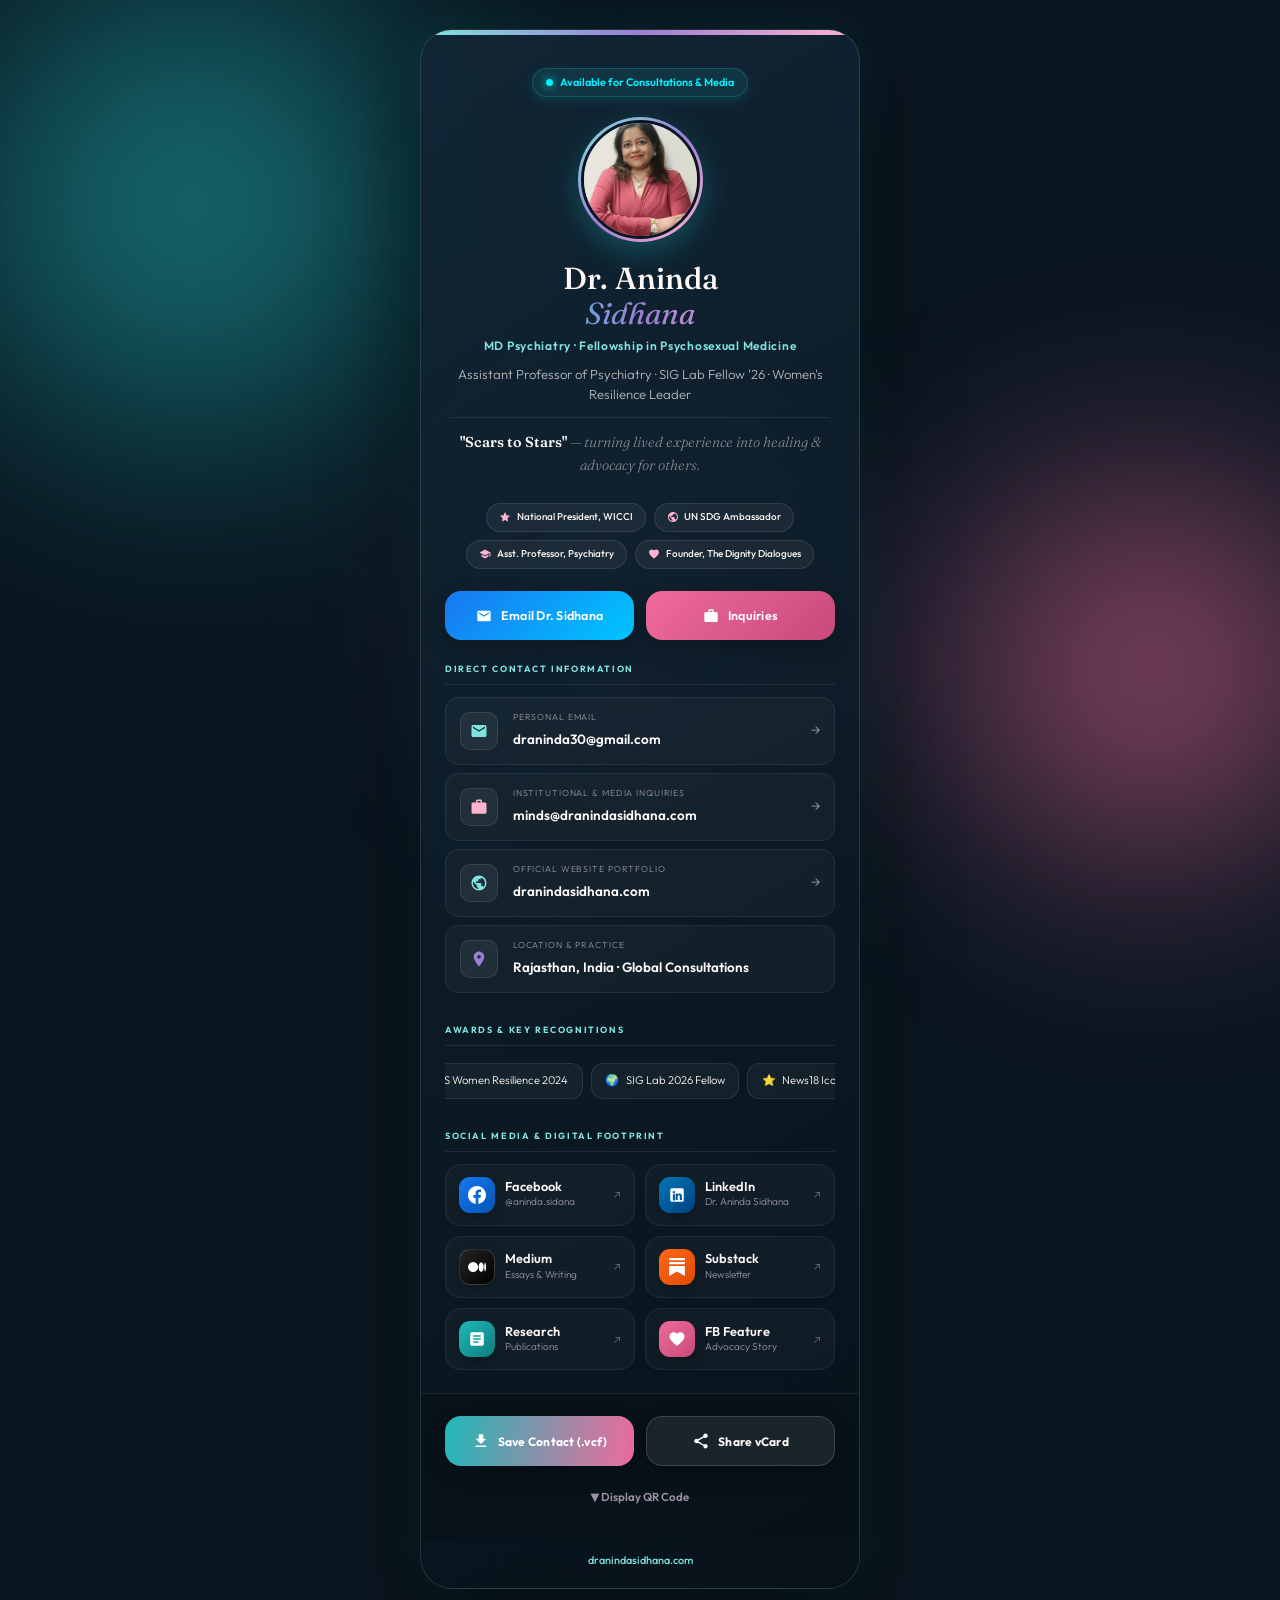
<file: card/index.html>
<!DOCTYPE html>
<html lang="en">

<head>
  <meta charset="UTF-8">
  <meta name="viewport" content="width=device-width, initial-scale=1.0">
  <title>Dr. Aninda Sidhana | Digital Business Card &amp; Executive Contact</title>
  <meta name="description"
    content="Official Digital Executive Business Card for Dr. Aninda Sidhana — Assistant Professor of Psychiatry, Psychosexual Medicine Specialist, SIG Lab 2026 Fellow.">
  <meta name="keywords" content="Dr. Aninda Sidhana, Digital Card, Contact Dr. Sidhana, Psychiatrist Contact, Consultation Appointment">
  <meta name="author" content="Dr. Aninda Sidhana">
  <link rel="canonical" href="https://www.dranindasidhana.com/card/">
  <link rel="icon" type="image/svg+xml" href="../assets/images/favicon.svg">

  <!-- Open Graph / Facebook -->
  <meta property="og:type" content="profile">
  <meta property="og:url" content="https://www.dranindasidhana.com/card/">
  <meta property="og:title" content="Dr. Aninda Sidhana | Digital Business Card">
  <meta property="og:description" content="Assistant Professor of Psychiatry, Psychosexual Medicine Specialist, SIG Lab 2026 Fellow. Direct executive contact &amp; media portfolio.">
  <meta property="og:image" content="https://www.dranindasidhana.com/assets/images/aninda.jpeg">

  <!-- Twitter -->
  <meta property="twitter:card" content="summary_large_image">
  <meta property="twitter:url" content="https://www.dranindasidhana.com/card/">
  <meta property="twitter:title" content="Dr. Aninda Sidhana | Digital Card">
  <meta property="twitter:description" content="Official Digital Business Card for Dr. Aninda Sidhana.">
  <meta property="twitter:image" content="https://www.dranindasidhana.com/assets/images/aninda.jpeg">

  <link rel="preconnect" href="https://fonts.googleapis.com">
  <link
    href="https://fonts.googleapis.com/css2?family=Fraunces:ital,opsz,wght@0,9..144,300;0,9..144,400;0,9..144,500;0,9..144,600;1,9..144,400&family=Outfit:wght@300;400;500;600;700&display=swap"
    rel="stylesheet">
  <link rel="stylesheet" href="../assets/css/style.css">
  <link rel="stylesheet" href="../assets/css/card.css">
</head>

<body>

  <!-- Background Aurora Lighting -->
  <div class="aurora-bg">
    <span class="ab1"></span>
    <span class="ab2"></span>
    <span class="ab3"></span>
  </div>

  <!-- Main Luxury Digital Card -->
  <div class="card" id="digitalCard">

    <!-- Header Section -->
    <div class="card-header">
      <!-- Live Status Indicator -->
      <div class="status-pill">
        <span class="status-dot"></span>
        <span>Available for Consultations &amp; Media</span>
      </div>

      <div class="photo-ring">
        <img src="../assets/images/dr-aninda-DkJ_fFhp.webp" alt="Dr. Aninda Sidhana" id="profilePhoto">
      </div>

      <h1 class="card-name">Dr. Aninda <span>Sidhana</span></h1>
      <p class="card-creds">MD Psychiatry · Fellowship in Psychosexual Medicine</p>
      <p class="card-title">Assistant Professor of Psychiatry · SIG Lab Fellow '26 · Women's Resilience Leader</p>
      <p class="card-tagline"><strong>"Scars to Stars"</strong> — turning lived experience into healing &amp; advocacy for others.</p>
    </div>

    <!-- Key Accolades & Roles -->
    <div class="role-badges">
      <span class="rbadge"><svg width="12" height="12" viewBox="0 0 24 24" fill="currentColor"><path d="M12 2L15.09 8.26L22 9.27L17 14.14L18.18 21.02L12 17.77L5.82 21.02L7 14.14L2 9.27L8.91 8.26L12 2Z"/></svg> National President, WICCI</span>
      <span class="rbadge"><svg width="12" height="12" viewBox="0 0 24 24" fill="currentColor"><path d="M12 2C6.48 2 2 6.48 2 12s4.48 10 10 10 10-4.48 10-10S17.52 2 12 2zm-1 17.93c-3.95-.49-7-3.85-7-7.93 0-.62.08-1.21.21-1.79L9 15v1c0 1.1.9 2 2 2v1.93zm6.9-2.54c-.26-.81-1-1.39-1.9-1.39h-1v-3c0-.55-.45-1-1-1H8v-2h2c.55 0 1-.45 1-1V7h2c1.1 0 2-.9 2-2v-.41c2.93 1.19 5 4.06 5 7.41 0 2.08-.8 3.97-2.1 5.39z"/></svg> UN SDG Ambassador</span>
      <span class="rbadge"><svg width="12" height="12" viewBox="0 0 24 24" fill="currentColor"><path d="M5 13.18v4L12 21l7-3.82v-4L12 17l-7-3.82zM12 3L1 9l11 6 9-4.91V17h2V9L12 3z"/></svg> Asst. Professor, Psychiatry</span>
      <span class="rbadge"><svg width="12" height="12" viewBox="0 0 24 24" fill="currentColor"><path d="M12 21.35l-1.45-1.32C5.4 15.36 2 12.28 2 8.5 2 5.42 4.42 3 7.5 3c1.74 0 3.41.81 4.5 2.09C13.09 3.81 14.76 3 16.5 3 19.58 3 22 5.42 22 8.5c0 3.78-3.4 6.86-8.55 11.54L12 21.35z"/></svg> Founder, The Dignity Dialogues</span>
    </div>

    <!-- Quick Action Buttons -->
    <div class="quick-actions">
      <a href="mailto:draninda30@gmail.com" class="qa-btn qa-primary" id="btnEmail">
        <svg width="16" height="16" viewBox="0 0 24 24" fill="#ffffff"><path d="M20 4H4c-1.1 0-1.99.9-1.99 2L2 18c0 1.1.9 2 2 2h16c1.1 0 2-.9 2-2V6c0-1.1-.9-2-2-2zm0 4l-8 5-8-5V6l8 5 8-5v2z"/></svg> Email Dr. Sidhana
      </a>
      <a href="mailto:minds@dranindasidhana.com" class="qa-btn qa-email" id="btnProEmail">
        <svg width="16" height="16" viewBox="0 0 24 24" fill="#ffffff"><path d="M20 6h-4V4c0-1.11-.89-2-2-2h-4c-1.11 0-2 .89-2 2v2H4c-1.11 0-1.99.89-1.99 2L2 19c0 1.11.89 2 2 2h16c1.11 0 2-.89 2-2V8c0-1.11-.89-2-2-2zm-6 0h-4V4h4v2z"/></svg> Inquiries
      </a>
    </div>

    <!-- Executive Contact Cards -->
    <div class="card-section">
      <p class="sec-label">Direct Contact Information</p>

      <a href="mailto:draninda30@gmail.com" class="contact-row" id="contactEmail">
        <div class="cr-icon">
          <svg width="18" height="18" viewBox="0 0 24 24" fill="var(--teal-lt)"><path d="M20 4H4c-1.1 0-1.99.9-1.99 2L2 18c0 1.1.9 2 2 2h16c1.1 0 2-.9 2-2V6c0-1.1-.9-2-2-2zm0 4l-8 5-8-5V6l8 5 8-5v2z"/></svg>
        </div>
        <div>
          <span class="cr-label">Personal Email</span>
          <span class="cr-value">draninda30@gmail.com</span>
        </div>
        <span class="cr-arr">→</span>
      </a>

      <a href="mailto:minds@dranindasidhana.com" class="contact-row" id="contactProEmail">
        <div class="cr-icon">
          <svg width="18" height="18" viewBox="0 0 24 24" fill="var(--pink-lt)"><path d="M20 6h-4V4c0-1.11-.89-2-2-2h-4c-1.11 0-2 .89-2 2v2H4c-1.11 0-1.99.89-1.99 2L2 19c0 1.11.89 2 2 2h16c1.11 0 2-.89 2-2V8c0-1.11-.89-2-2-2zm-6 0h-4V4h4v2z"/></svg>
        </div>
        <div>
          <span class="cr-label">Institutional &amp; Media Inquiries</span>
          <span class="cr-value">minds@dranindasidhana.com</span>
        </div>
        <span class="cr-arr">→</span>
      </a>

      <a href="https://www.dranindasidhana.com" target="_blank" rel="noopener" class="contact-row" id="contactWeb">
        <div class="cr-icon">
          <svg width="18" height="18" viewBox="0 0 24 24" fill="var(--teal-lt)"><path d="M12 2C6.48 2 2 6.48 2 12s4.48 10 10 10 10-4.48 10-10S17.52 2 12 2zm-1 17.93c-3.95-.49-7-3.85-7-7.93 0-.62.08-1.21.21-1.79L9 15v1c0 1.1.9 2 2 2v1.93zm6.9-2.54c-.26-.81-1-1.39-1.9-1.39h-1v-3c0-.55-.45-1-1-1H8v-2h2c.55 0 1-.45 1-1V7h2c1.1 0 2-.9 2-2v-.41c2.93 1.19 5 4.06 5 7.41 0 2.08-.8 3.97-2.1 5.39z"/></svg>
        </div>
        <div>
          <span class="cr-label">Official Website Portfolio</span>
          <span class="cr-value">dranindasidhana.com</span>
        </div>
        <span class="cr-arr">→</span>
      </a>

      <div class="contact-row" style="cursor:default" id="contactLocation">
        <div class="cr-icon">
          <svg width="18" height="18" viewBox="0 0 24 24" fill="var(--violet)"><path d="M12 2C8.13 2 5 5.13 5 9c0 5.25 7 13 7 13s7-7.75 7-13c0-3.87-3.13-7-7-7zm0 9.5c-1.38 0-2.5-1.12-2.5-2.5s1.12-2.5 2.5-2.5 2.5 1.12 2.5 2.5-1.12 2.5-2.5 2.5z"/></svg>
        </div>
        <div>
          <span class="cr-label">Location &amp; Practice</span>
          <span class="cr-value">Rajasthan, India · Global Consultations</span>
        </div>
      </div>
    </div>

    <!-- Awards & Recognitions Carousel -->
    <div class="card-section">
      <p class="sec-label">Awards &amp; Key Recognitions</p>
      <div class="awards-scroll" id="awardsScroll">
        <div class="award-chip"><span class="aw-icon">🏆</span> IPS Women Resilience 2024</div>
        <div class="award-chip"><span class="aw-icon">🌍</span> SIG Lab 2026 Fellow</div>
        <div class="award-chip"><span class="aw-icon">⭐</span> News18 Icon of Rajasthan</div>
        <div class="award-chip"><span class="aw-icon">🌸</span> LOANI 100 Inspiring Women</div>
        <div class="award-chip"><span class="aw-icon">🎖️</span> Rex Karmaveer Chakra</div>
        <div class="award-chip"><span class="aw-icon">💎</span> Woman of Substance 2022</div>
      </div>
    </div>

    <!-- Social Media & Digital Footprint -->
    <div class="card-section">
      <p class="sec-label">Social Media &amp; Digital Footprint</p>
      <div class="social-grid">
        <a href="https://www.facebook.com/aninda.sidana" target="_blank" rel="noopener" class="soc-card" id="socFacebook">
          <div class="soc-icon-wrap fb-bg">
            <svg width="18" height="18" viewBox="0 0 24 24" fill="#ffffff"><path d="M24 12.073c0-6.627-5.373-12-12-12s-12 5.373-12 12c0 5.99 4.388 10.954 10.125 11.854v-8.385H7.078v-3.47h3.047V9.43c0-3.007 1.792-4.669 4.533-4.669 1.312 0 2.686.235 2.686.235v2.953H15.83c-1.491 0-1.956.925-1.956 1.874v2.25h3.328l-.532 3.47h-2.796v8.385C19.612 23.027 24 18.062 24 12.073z"/></svg>
          </div>
          <div class="soc-text">
            <span class="soc-name">Facebook</span>
            <span class="soc-handle">@aninda.sidana</span>
          </div>
          <span class="soc-arrow">↗</span>
        </a>

        <a href="https://www.linkedin.com/in/dr-aninda-sidhana-642978291/" target="_blank" rel="noopener" class="soc-card" id="socLinkedin">
          <div class="soc-icon-wrap li-bg">
            <svg width="18" height="18" viewBox="0 0 24 24" fill="#ffffff"><path d="M19 3a2 2 0 0 1 2 2v14a2 2 0 0 1-2 2H5a2 2 0 0 1-2-2V5a2 2 0 0 1 2-2h14m-.5 15.5v-5.3a3.26 3.26 0 0 0-3.26-3.26c-.85 0-1.84.52-2.28 1.3v-1.11h-2.79v8.37h2.79v-4.93c0-.77.62-1.4 1.39-1.4a1.4 1.4 0 0 1 1.4 1.4v4.93h2.75M6.46 10.9v8.37H9.25V10.9H6.46M7.86 6.74a1.6 1.6 0 1 0 0 3.2 1.6 1.6 0 0 0 0-3.2z"/></svg>
          </div>
          <div class="soc-text">
            <span class="soc-name">LinkedIn</span>
            <span class="soc-handle">Dr. Aninda Sidhana</span>
          </div>
          <span class="soc-arrow">↗</span>
        </a>

        <a href="https://draninda30.medium.com/" target="_blank" rel="noopener" class="soc-card" id="socMedium">
          <div class="soc-icon-wrap med-bg">
            <svg width="18" height="18" viewBox="0 0 24 24" fill="#ffffff"><path d="M13.54 12a6.8 6.8 0 0 1-6.77 6.82A6.8 6.8 0 0 1 0 12a6.8 6.8 0 0 1 6.77-6.82A6.8 6.8 0 0 1 13.54 12zM20.96 12c0 3.54-1.51 6.42-3.38 6.42-1.87 0-3.39-2.88-3.39-6.42s1.52-6.42 3.39-6.42c1.87 0 3.38 2.88 3.38 6.42M24 12c0 3.17-.53 5.75-1.19 5.75-.66 0-1.19-2.58-1.19-5.75s.53-5.75 1.19-5.75C23.47 6.25 24 8.83 24 12z"/></svg>
          </div>
          <div class="soc-text">
            <span class="soc-name">Medium</span>
            <span class="soc-handle">Essays &amp; Writing</span>
          </div>
          <span class="soc-arrow">↗</span>
        </a>

        <a href="https://dranindasidhana.substack.com" target="_blank" rel="noopener" class="soc-card" id="socSubstack">
          <div class="soc-icon-wrap sub-bg">
            <svg width="18" height="18" viewBox="0 0 24 24" fill="#ffffff"><path d="M22.539 8.242H1.46V5.406h21.08v2.836zM1.46 10.812V24L12 18.11L22.54 24V10.812H1.46zM22.54 0H1.46v2.836h21.08V0z"/></svg>
          </div>
          <div class="soc-text">
            <span class="soc-name">Substack</span>
            <span class="soc-handle">Newsletter</span>
          </div>
          <span class="soc-arrow">↗</span>
        </a>

        <a href="../research.html" target="_blank" rel="noopener" class="soc-card" id="socResearch">
          <div class="soc-icon-wrap res-bg">
            <svg width="18" height="18" viewBox="0 0 24 24" fill="#ffffff"><path d="M19 3H5c-1.1 0-2 .9-2 2v14c0 1.1.9 2 2 2h14c1.1 0 2-.9 2-2V5c0-1.1-.9-2-2-2zm-5 14H7v-2h7v2zm3-4H7v-2h10v2zm0-4H7V7h10v2z"/></svg>
          </div>
          <div class="soc-text">
            <span class="soc-name">Research</span>
            <span class="soc-handle">Publications</span>
          </div>
          <span class="soc-arrow">↗</span>
        </a>

        <a href="https://www.facebook.com/share/p/1V2pjpRk5P/" target="_blank" rel="noopener" class="soc-card" id="socFBPost">
          <div class="soc-icon-wrap post-bg">
            <svg width="18" height="18" viewBox="0 0 24 24" fill="#ffffff"><path d="M12 21.35l-1.45-1.32C5.4 15.36 2 12.28 2 8.5 2 5.42 4.42 3 7.5 3c1.74 0 3.41.81 4.5 2.09C13.09 3.81 14.76 3 16.5 3 19.58 3 22 5.42 22 8.5c0 3.78-3.4 6.86-8.55 11.54L12 21.35z"/></svg>
          </div>
          <div class="soc-text">
            <span class="soc-name">FB Feature</span>
            <span class="soc-handle">Advocacy Story</span>
          </div>
          <span class="soc-arrow">↗</span>
        </a>
      </div>
    </div>

    <!-- Save & Share Footer -->
    <div class="card-footer">
      <div class="footer-btns">
        <button class="f-btn f-save" onclick="saveContact()" id="btnSave">
          <svg width="18" height="18" viewBox="0 0 24 24" fill="#ffffff"><path d="M19 9h-4V3H9v6H5l7 7 7-7zM5 18v2h14v-2H5z"/></svg> Save Contact (.vcf)
        </button>
        <button class="f-btn f-share" onclick="shareCard()" id="btnShare">
          <svg width="18" height="18" viewBox="0 0 24 24" fill="#ffffff"><path d="M18 16.08c-.76 0-1.44.3-1.96.77L8.91 12.7c.05-.23.09-.46.09-.7s-.04-.47-.09-.7l7.05-4.11c.54.5 1.25.81 2.04.81 1.66 0 3-1.34 3-3s-1.34-3-3-3-3 1.34-3 3c0 .24.04.47.09.7L8.04 9.81C7.5 9.31 6.79 9 6 9c-1.66 0-3 1.34-3 3s1.34 3 3 3c.79 0 1.5-.31 2.04-.81l7.12 4.16c-.05.21-.08.43-.08.65 0 1.61 1.31 2.92 2.92 2.92 1.61 0 2.92-1.31 2.92-2.92s-1.31-2.92-2.92-2.92z"/></svg> Share vCard
        </button>
      </div>

      <!-- Interactive QR Code Container -->
      <div class="qr-section">
        <button class="qr-toggle" onclick="toggleQR()" id="btnQR">▼ Display QR Code</button>
        <div class="qr-box" id="qrBox">
          <canvas id="qrCanvas"></canvas>
          <p class="qr-hint">Scan with smartphone camera to save digital vCard</p>
        </div>
      </div>
    </div>

    <div class="powered">
      <a href="https://www.dranindasidhana.com" target="_blank" rel="noopener">dranindasidhana.com</a>
    </div>

  </div>

  <!-- Toast Notification -->
  <div class="toast" id="toast"></div>

  <script src="../assets/js/card.js" defer></script>

</body>

</html>
</file>
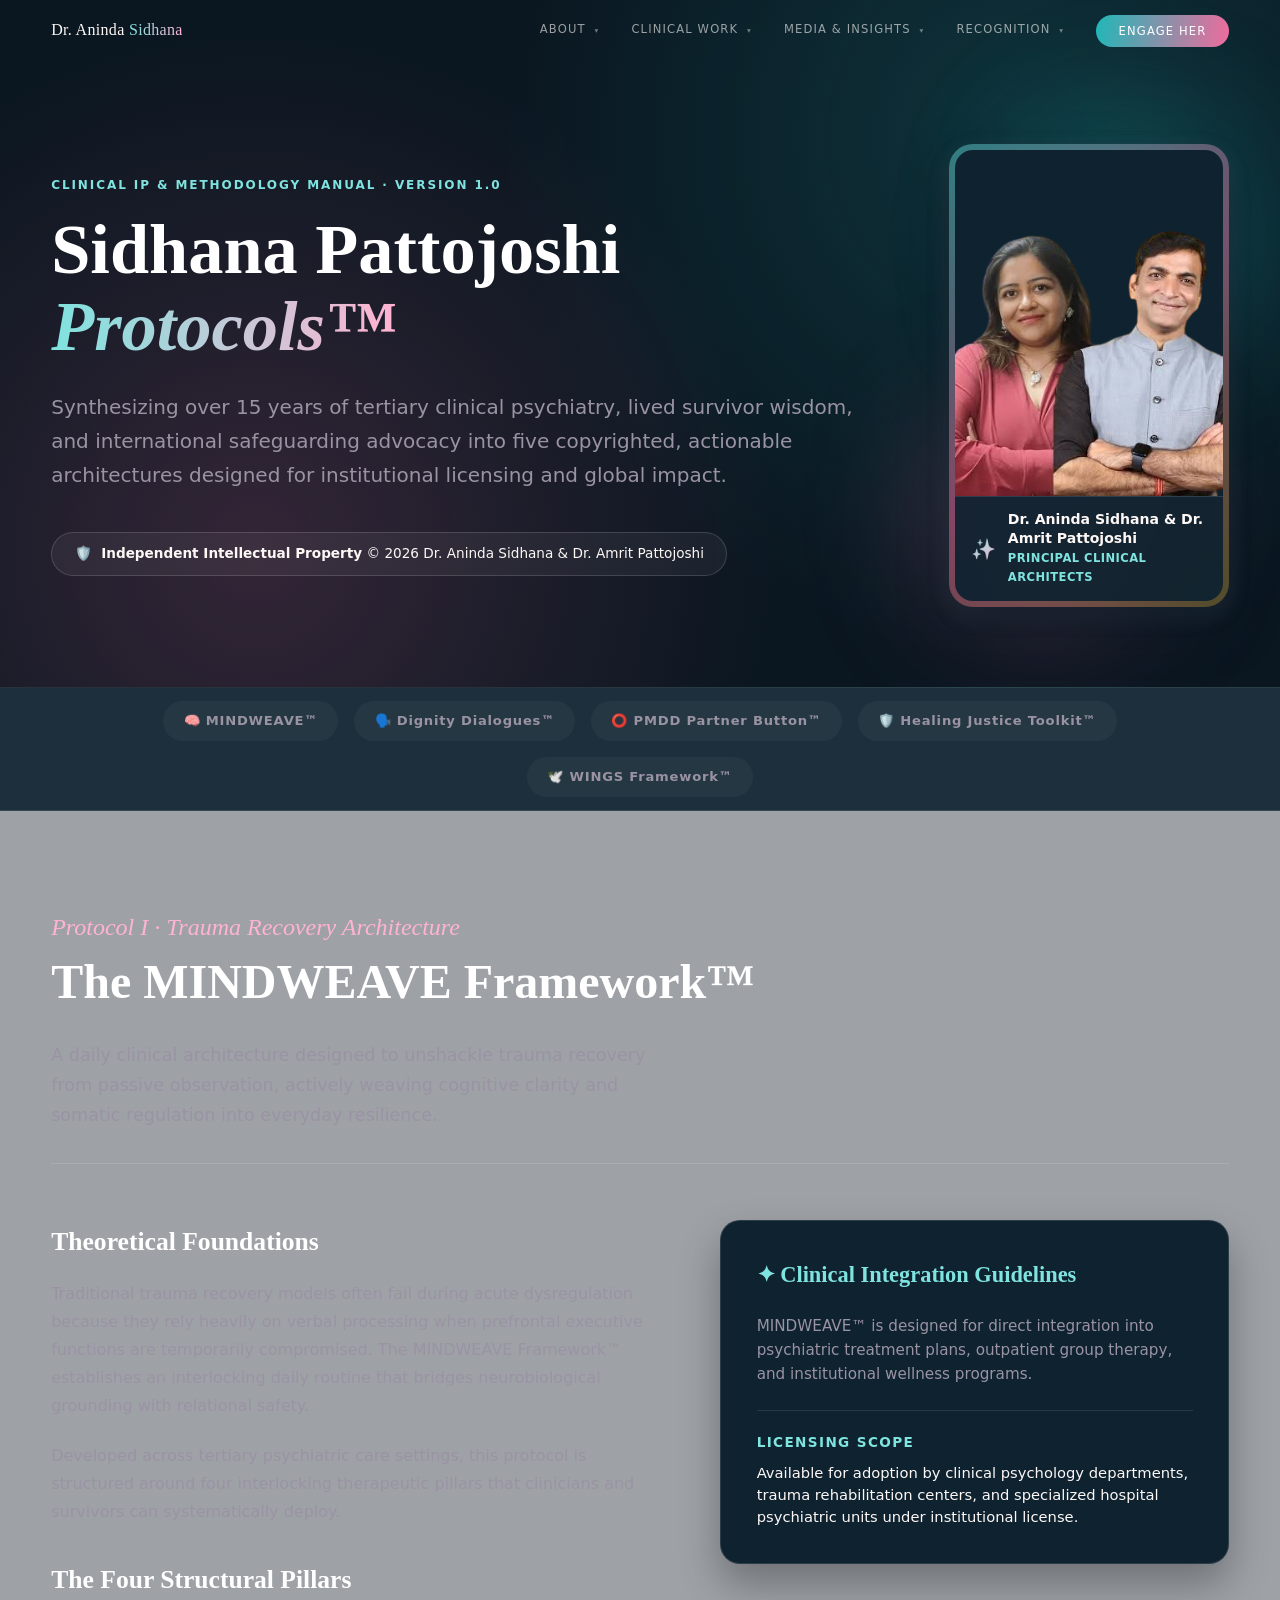
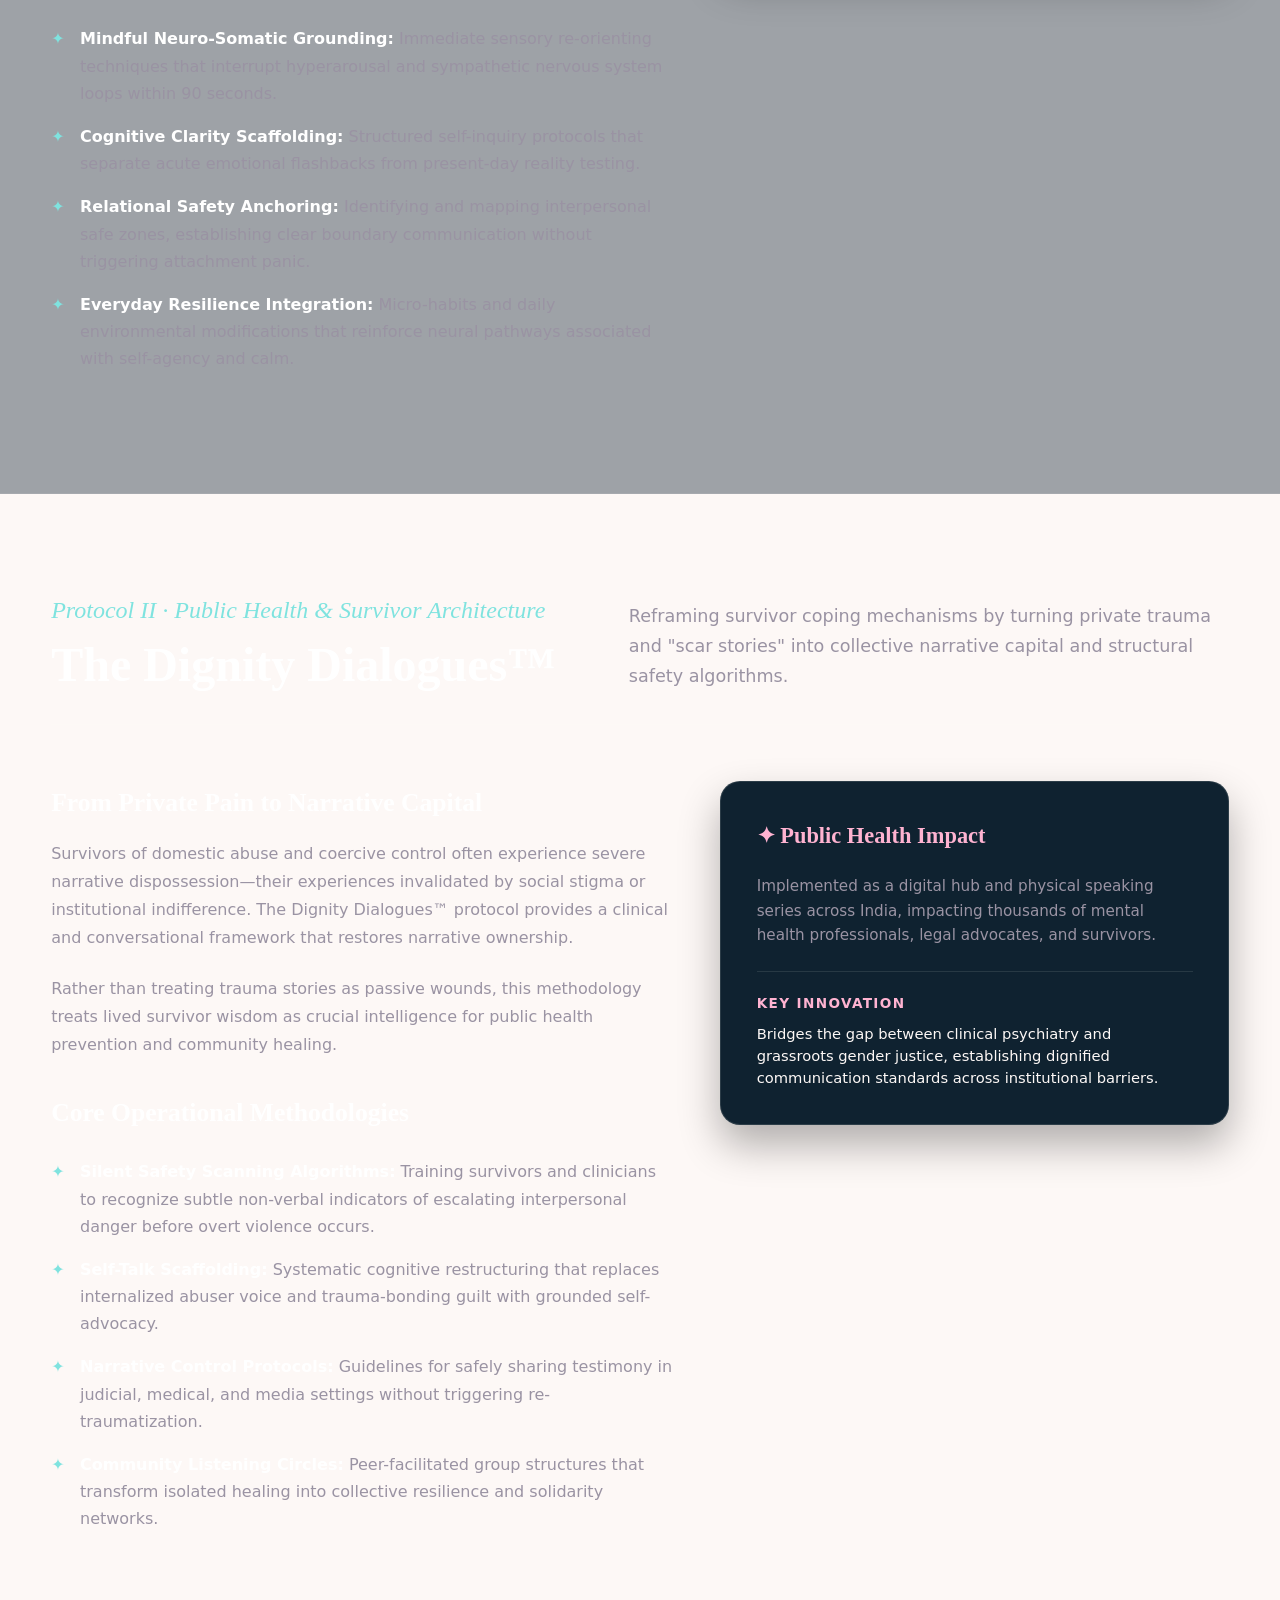
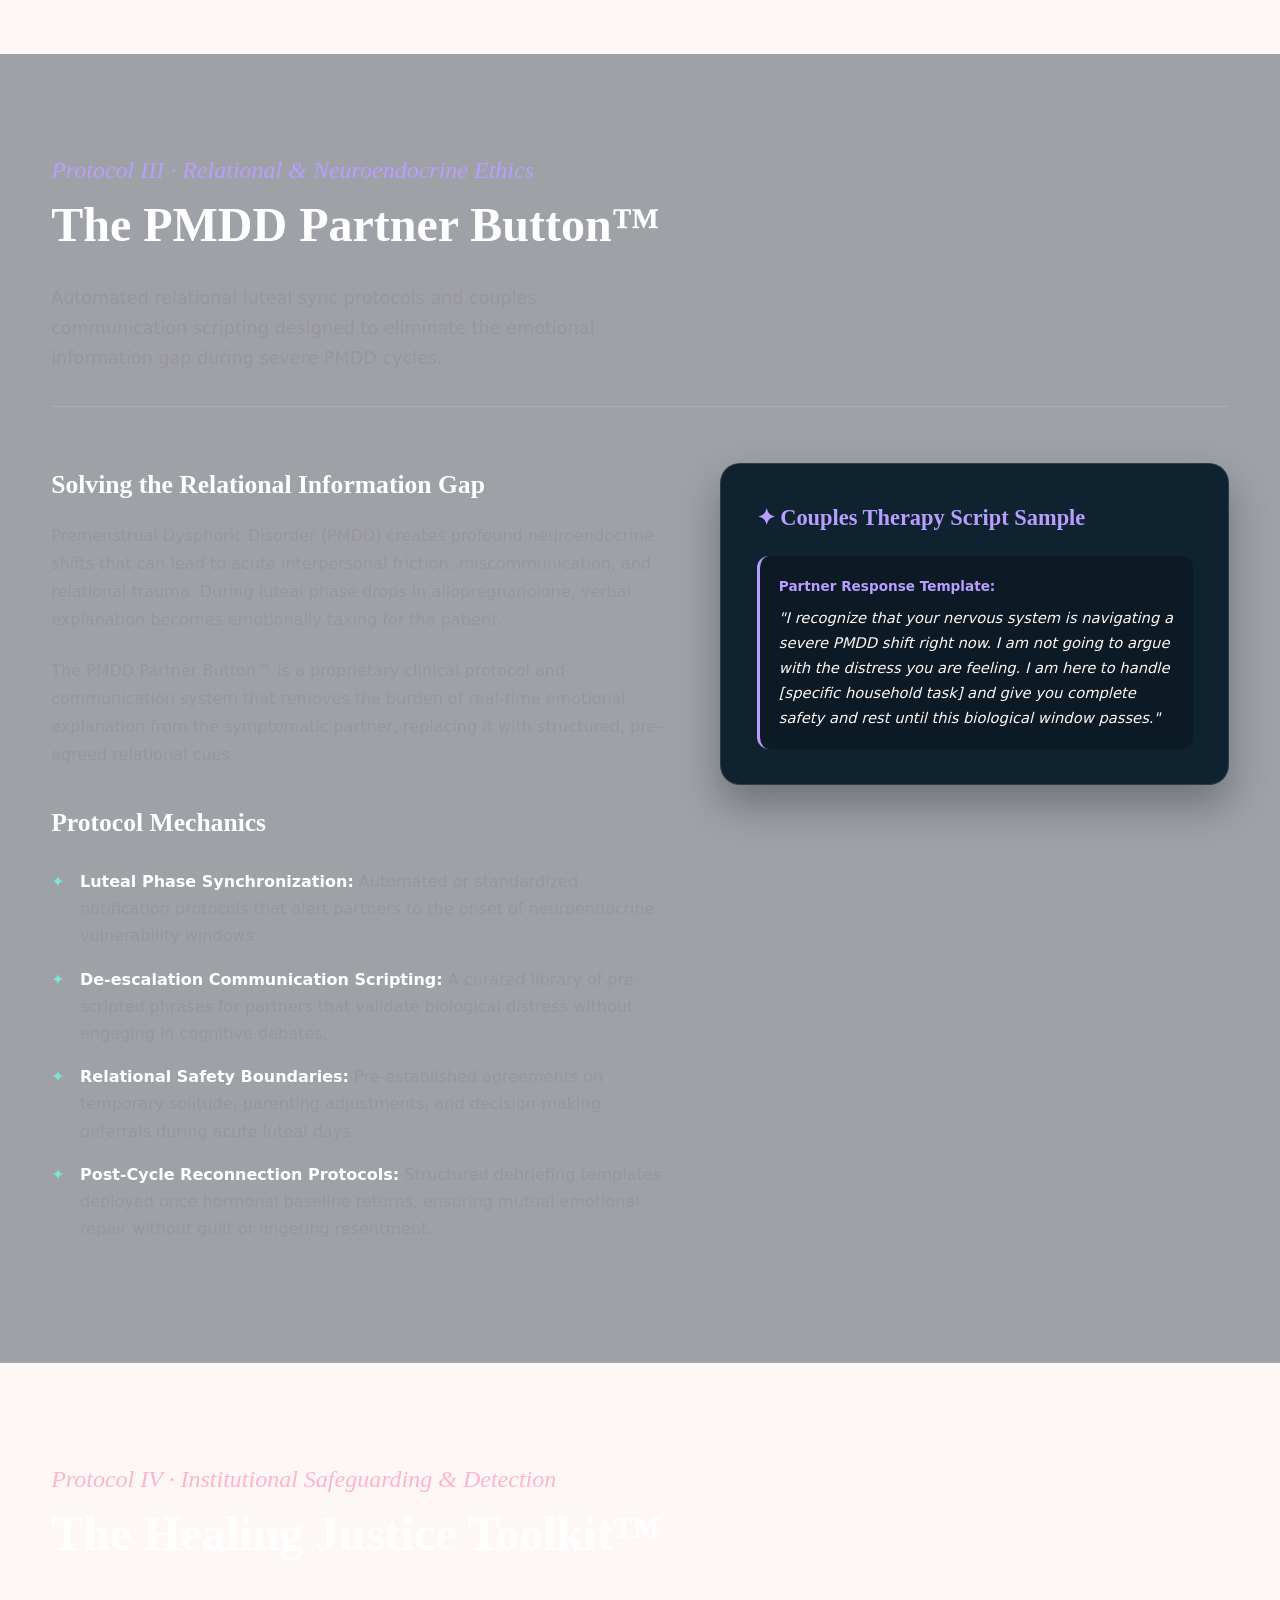
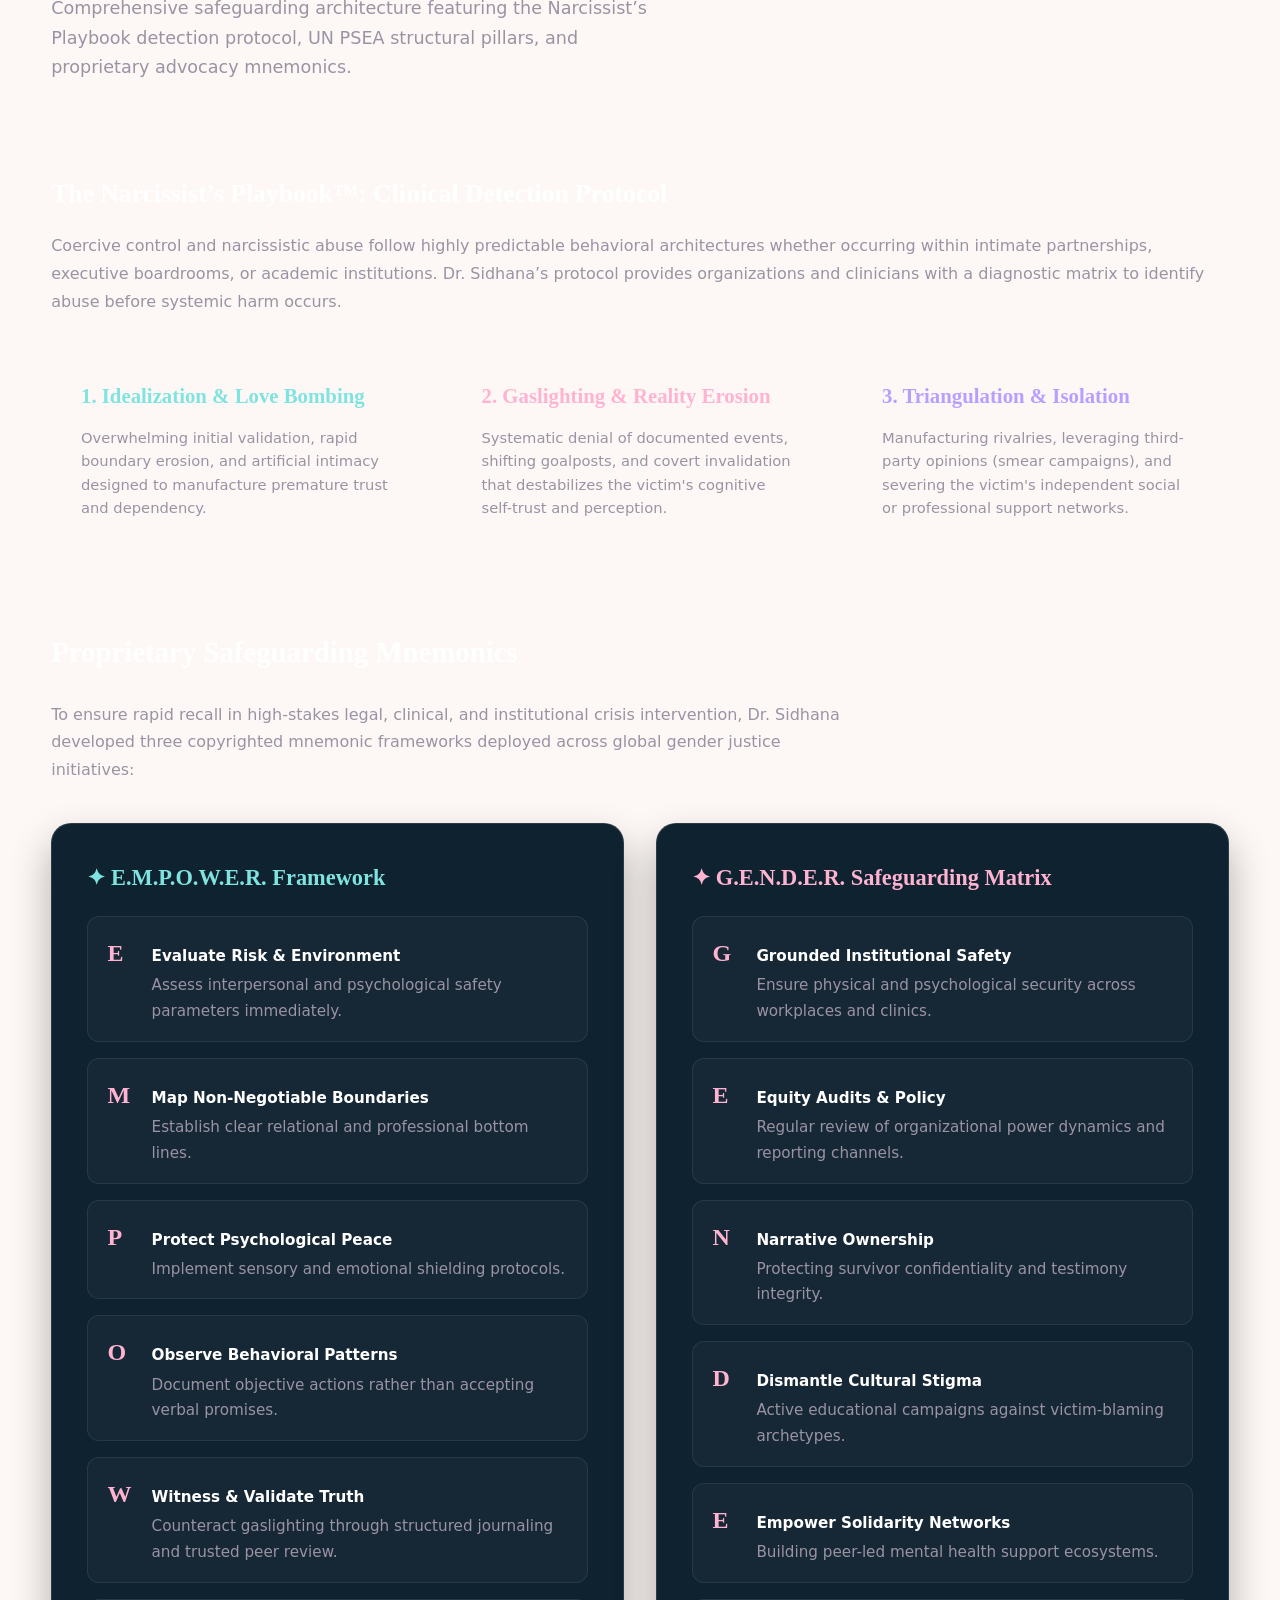
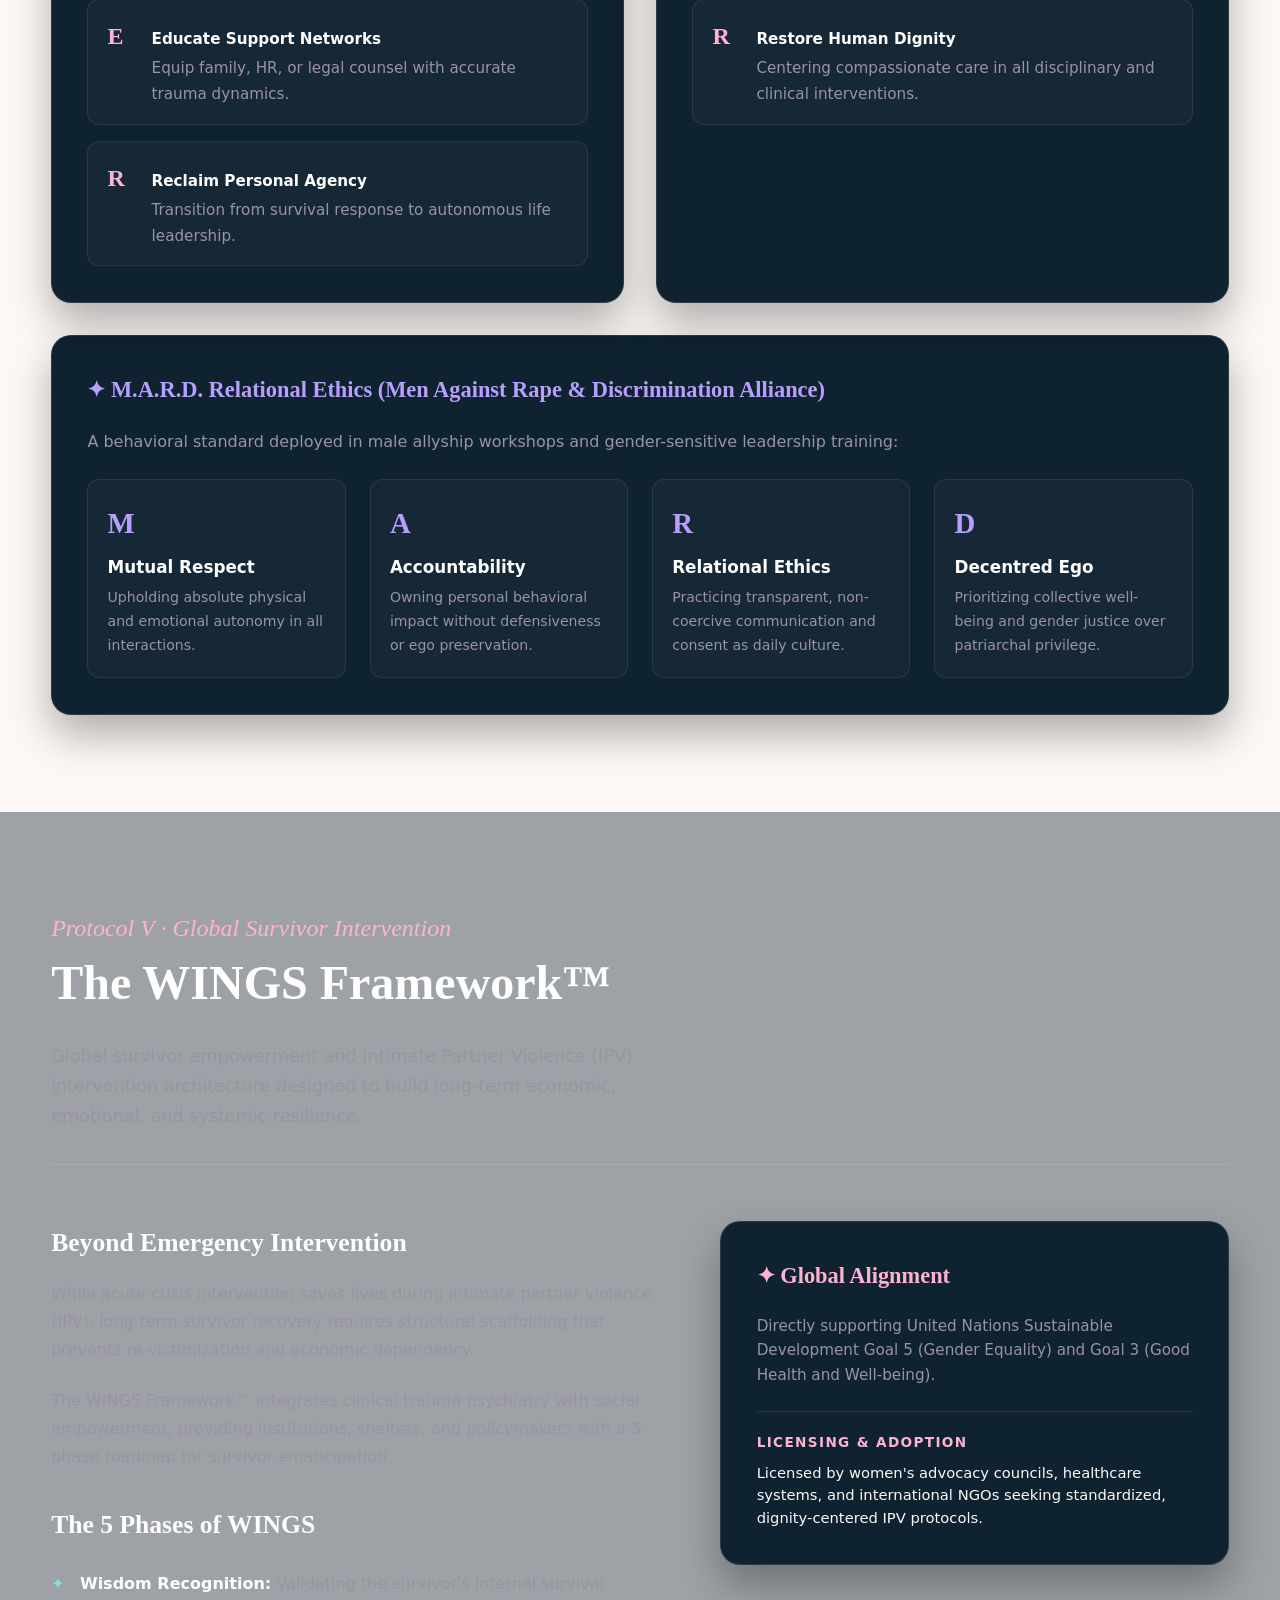
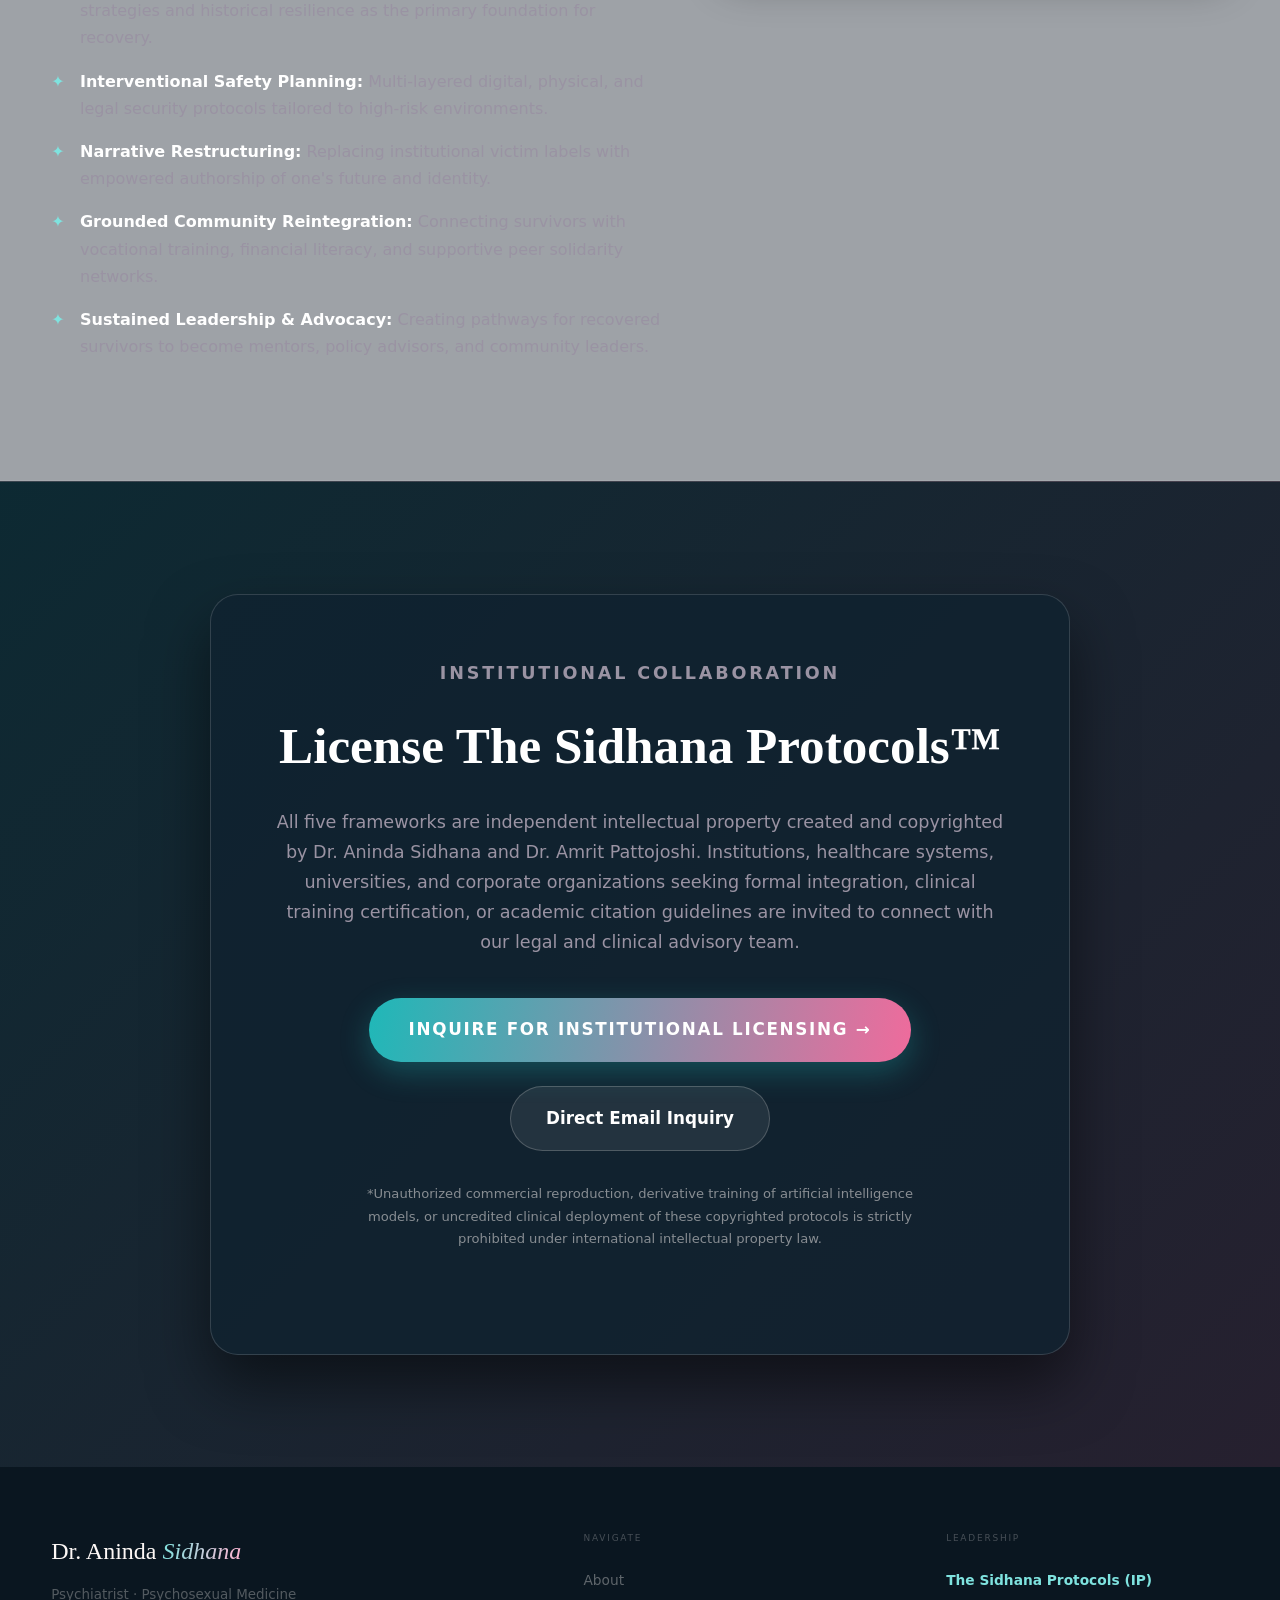
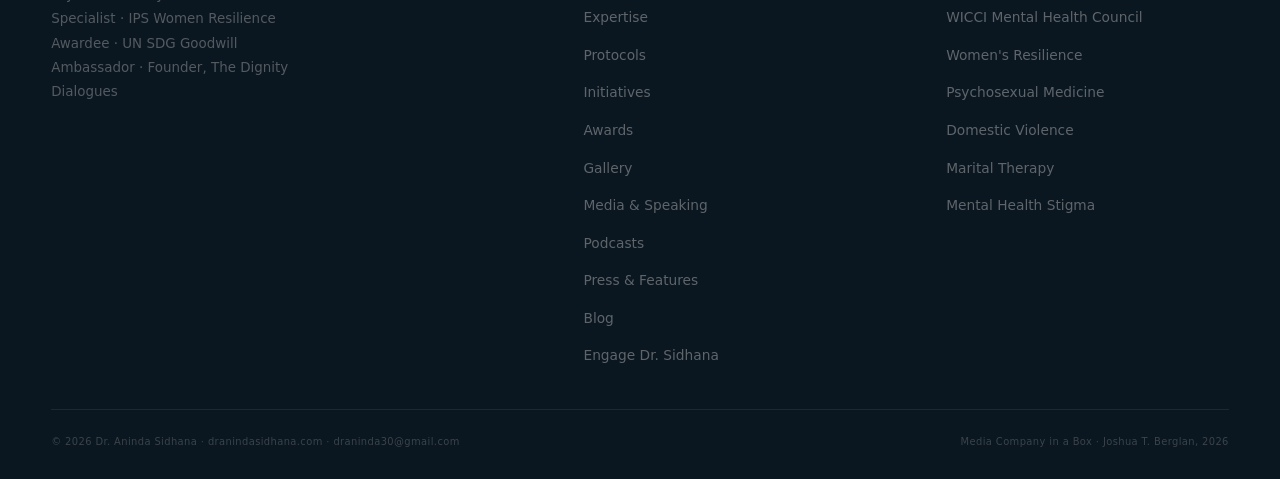
<file: protocols.html>
<!DOCTYPE html>
<html lang="en">

<head>
  <meta charset="UTF-8">
  <meta name="viewport" content="width=device-width, initial-scale=1.0">
  <title>Clinical Protocols &amp; Psychiatric Frameworks | Dr. Aninda Sidhana</title>
  <meta name="description"
    content="Official clinical IP manual and institutional licensing documentation for The Sidhana Protocols™: MINDWEAVE, Dignity Dialogues, PMDD Partner Button, Healing Justice Toolkit, and WINGS Framework co-authored by Dr. Aninda Sidhana.">
  <meta name="keywords" content="Sidhana Protocols, Clinical Protocols, Psychiatric Frameworks, MINDWEAVE, Dignity Dialogues, PMDD Partner Button, Dr. Aninda Sidhana, Dr. Amrit Pattojoshi">
  <meta name="author" content="Dr. Aninda Sidhana">
  <link rel="canonical" href="https://www.dranindasidhana.com/protocols.html">
  <link rel="icon" type="image/svg+xml" href="assets/images/favicon.svg">

  <!-- Open Graph / Facebook -->
  <meta property="og:type" content="article">
  <meta property="og:url" content="https://www.dranindasidhana.com/protocols.html">
  <meta property="og:title" content="Clinical Protocols &amp; Psychiatric Frameworks | Dr. Aninda Sidhana">
  <meta property="og:description" content="Proprietary Clinical Protocols and trauma-informed psychiatric frameworks co-authored by Dr. Aninda Sidhana and Dr. Amrit Pattojoshi.">
  <meta property="og:image" content="https://www.dranindasidhana.com/assets/images/aninda.jpeg">

  <!-- Twitter -->
  <meta property="twitter:card" content="summary_large_image">
  <meta property="twitter:url" content="https://www.dranindasidhana.com/protocols.html">
  <meta property="twitter:title" content="Clinical Protocols | Dr. Aninda Sidhana">
  <meta property="twitter:description" content="Proprietary Clinical Protocols and trauma-informed psychiatric frameworks co-authored by Dr. Aninda Sidhana.">
  <meta property="twitter:image" content="https://www.dranindasidhana.com/assets/images/aninda.jpeg">

  <link rel="preconnect" href="https://fonts.googleapis.com">
  <link rel="preconnect" href="https://fonts.gstatic.com" crossorigin>
  <link
    href="https://fonts.googleapis.com/css2?family=Cormorant+Garamond:ital,wght@0,400;0,600;0,700;1,400;1,600&family=Plus+Jakarta+Sans:wght@300;400;500;600;700&display=swap"
    rel="stylesheet">

  <link rel="stylesheet" href="assets/css/style.css">
  <link rel="stylesheet" href="assets/css/protocols.css">
</head>

<body id="top">

  <!-- NAVBAR (Exactly matching index.html dropdown structure) -->
  <nav id="nv">
    <a href="index.html" class="n-brand">Dr. Aninda <span>Sidhana</span></a>
    <div class="n-hamburger" onclick="document.getElementById('nv').classList.toggle('nav-open')">
      <span></span><span></span><span></span>
    </div>
    <ul class="n-links">
      <li class="n-item">
        <a href="index.html#about" class="n-trig">About <span class="arr">▾</span></a>
        <div class="n-drop">
          <a href="index.html#about" onclick="document.getElementById('nv').classList.remove('nav-open')">About Dr.
            Sidhana</a>
          <a href="index.html#legacy" onclick="document.getElementById('nv').classList.remove('nav-open')">Family
            Legacy</a>
        </div>
      </li>
      <li class="n-item">
        <a href="index.html#expertise" class="n-trig">Clinical Work <span class="arr">▾</span></a>
        <div class="n-drop">
          <a href="index.html#expertise" onclick="document.getElementById('nv').classList.remove('nav-open')">Areas of
            Practice</a>
          <a href="#top" onclick="document.getElementById('nv').classList.remove('nav-open')"
            style="color:var(--teal-lt) !important; font-weight:600;">Proprietary Protocols</a>
          <a href="index.html#initiatives" onclick="document.getElementById('nv').classList.remove('nav-open')">Founder
            Initiatives</a>
        </div>
      </li>
      <li class="n-item">
        <a href="index.html#press" class="n-trig">Media &amp; Insights <span class="arr">▾</span></a>
        <div class="n-drop">
          <a href="index.html#press" onclick="document.getElementById('nv').classList.remove('nav-open')">Featured
            Press</a>
          <a href="index.html#podcasts" onclick="document.getElementById('nv').classList.remove('nav-open')">Podcasts
            &amp; Dialogues</a>
          <a href="index.html#blog" onclick="document.getElementById('nv').classList.remove('nav-open')">Insights
            Blog</a>
        </div>
      </li>
      <li class="n-item">
        <a href="index.html#awards" class="n-trig">Recognition <span class="arr">▾</span></a>
        <div class="n-drop">
          <a href="index.html#awards" onclick="document.getElementById('nv').classList.remove('nav-open')">Awards &amp;
            Honors</a>
          <a href="index.html#gallery" onclick="document.getElementById('nv').classList.remove('nav-open')">Visual
            Gallery</a>
          <a href="index.html#testimonials" onclick="document.getElementById('nv').classList.remove('nav-open')">Patient
            Praise</a>
        </div>
      </li>
      <li><a href="index.html#contact" class="n-book"
          onclick="document.getElementById('nv').classList.remove('nav-open')">Engage Her</a></li>
    </ul>
  </nav>

  <!-- HERO HEADER -->
  <header class="hero-proto">
    <div class="hero-proto-inner">
      <div class="hero-proto-content">
        <p class="tag">Clinical IP &amp; Methodology Manual · Version 1.0</p>
        <h1>Sidhana Pattojoshi <em>Protocols™</em></h1>
        <p class="lead">
          Synthesizing over 15 years of tertiary clinical psychiatry, lived survivor wisdom, and international
          safeguarding advocacy into five copyrighted, actionable architectures designed for institutional licensing and
          global impact.
        </p>
        <div class="ip-pill">
          <span>🛡️</span>
          <span><strong>Independent Intellectual Property</strong> © 2026 Dr. Aninda Sidhana &amp; Dr. Amrit
            Pattojoshi</span>
        </div>
      </div>

      <div class="hero-proto-photo">
        <div class="photo-glow-1"></div>
        <div class="photo-glow-2"></div>
        <div class="hero-photo-card">
          <div class="photo-wrapper">
            <img src="assets/images/hero-founders.png"
              alt="Dr. Aninda Sidhana &amp; Dr. Amrit Pattojoshi — Co-Creators of The Sidhana Protocols™"
              class="founders-img">
          </div>
          <div class="photo-badge">
            <div class="badge-icon">✨</div>
            <div class="badge-text">
              <strong>Dr. Aninda Sidhana &amp; Dr. Amrit Pattojoshi</strong>
              <span>Principal Clinical Architects</span>
            </div>
          </div>
        </div>
      </div>
    </div>
  </header>

  <!-- QUICK STICKY NAV -->
  <div class="proto-quick-nav">
    <a href="#mindweave">🧠 MINDWEAVE™</a>
    <a href="#dignity">🗣️ Dignity Dialogues™</a>
    <a href="#pmdd">⭕ PMDD Partner Button™</a>
    <a href="#healing">🛡️ Healing Justice Toolkit™</a>
    <a href="#wings">🕊️ WINGS Framework™</a>
  </div>

  <!-- PROTOCOL I: MINDWEAVE -->
  <section id="mindweave" class="sec-proto">
    <div class="inner">
      <div class="proto-header">
        <div>
          <p class="proto-num">Protocol I · Trauma Recovery Architecture</p>
          <h2 class="proto-title">The MINDWEAVE Framework™</h2>
        </div>
        <p class="proto-desc">
          A daily clinical architecture designed to unshackle trauma recovery from passive observation, actively weaving
          cognitive clarity and somatic regulation into everyday resilience.
        </p>
      </div>

      <div class="proto-grid-2">
        <div class="proto-content">
          <h3>Theoretical Foundations</h3>
          <p>
            Traditional trauma recovery models often fail during acute dysregulation because they rely heavily on verbal
            processing when prefrontal executive functions are temporarily compromised. The MINDWEAVE Framework™
            establishes an interlocking daily routine that bridges neurobiological grounding with relational safety.
          </p>
          <p>
            Developed across tertiary psychiatric care settings, this protocol is structured around four interlocking
            therapeutic pillars that clinicians and survivors can systematically deploy.
          </p>

          <h3>The Four Structural Pillars</h3>
          <ul class="proto-list">
            <li><strong>Mindful Neuro-Somatic Grounding:</strong> Immediate sensory re-orienting techniques that
              interrupt hyperarousal and sympathetic nervous system loops within 90 seconds.</li>
            <li><strong>Cognitive Clarity Scaffolding:</strong> Structured self-inquiry protocols that separate acute
              emotional flashbacks from present-day reality testing.</li>
            <li><strong>Relational Safety Anchoring:</strong> Identifying and mapping interpersonal safe zones,
              establishing clear boundary communication without triggering attachment panic.</li>
            <li><strong>Everyday Resilience Integration:</strong> Micro-habits and daily environmental modifications
              that reinforce neural pathways associated with self-agency and calm.</li>
          </ul>
        </div>

        <div class="proto-box">
          <h4>✦ Clinical Integration Guidelines</h4>
          <p style="color:var(--mist); font-size:0.95rem; line-height:1.6; margin-bottom:1.5rem;">
            MINDWEAVE™ is designed for direct integration into psychiatric treatment plans, outpatient group therapy,
            and institutional wellness programs.
          </p>
          <div style="border-top: 1px solid rgba(253,248,246,0.1); padding-top: 1.2rem;">
            <p
              style="font-size:0.85rem; color:var(--teal-lt); font-weight:600; text-transform:uppercase; letter-spacing:0.1em; margin-bottom:0.5rem;">
              Licensing Scope</p>
            <p style="color:var(--ivory); font-size:0.92rem; line-height:1.5;">
              Available for adoption by clinical psychology departments, trauma rehabilitation centers, and specialized
              hospital psychiatric units under institutional license.
            </p>
          </div>
        </div>
      </div>
    </div>
  </section>

  <!-- PROTOCOL II: DIGNITY DIALOGUES -->
  <section id="dignity" class="sec-proto">
    <div class="inner">
      <div class="proto-header">
        <div>
          <p class="proto-num" style="color:var(--teal-lt);">Protocol II · Public Health &amp; Survivor Architecture</p>
          <h2 class="proto-title">The Dignity Dialogues™</h2>
        </div>
        <p class="proto-desc">
          Reframing survivor coping mechanisms by turning private trauma and "scar stories" into collective narrative
          capital and structural safety algorithms.
        </p>
      </div>

      <div class="proto-grid-2">
        <div class="proto-content">
          <h3>From Private Pain to Narrative Capital</h3>
          <p>
            Survivors of domestic abuse and coercive control often experience severe narrative dispossession—their
            experiences invalidated by social stigma or institutional indifference. The Dignity Dialogues™ protocol
            provides a clinical and conversational framework that restores narrative ownership.
          </p>
          <p>
            Rather than treating trauma stories as passive wounds, this methodology treats lived survivor wisdom as
            crucial intelligence for public health prevention and community healing.
          </p>

          <h3>Core Operational Methodologies</h3>
          <ul class="proto-list">
            <li><strong>Silent Safety Scanning Algorithms:</strong> Training survivors and clinicians to recognize
              subtle non-verbal indicators of escalating interpersonal danger before overt violence occurs.</li>
            <li><strong>Self-Talk Scaffolding:</strong> Systematic cognitive restructuring that replaces internalized
              abuser voice and trauma-bonding guilt with grounded self-advocacy.</li>
            <li><strong>Narrative Control Protocols:</strong> Guidelines for safely sharing testimony in judicial,
              medical, and media settings without triggering re-traumatization.</li>
            <li><strong>Community Listening Circles:</strong> Peer-facilitated group structures that transform isolated
              healing into collective resilience and solidarity networks.</li>
          </ul>
        </div>

        <div class="proto-box">
          <h4 style="color:var(--pink-lt);">✦ Public Health Impact</h4>
          <p style="color:var(--mist); font-size:0.95rem; line-height:1.6; margin-bottom:1.5rem;">
            Implemented as a digital hub and physical speaking series across India, impacting thousands of mental health
            professionals, legal advocates, and survivors.
          </p>
          <div style="border-top: 1px solid rgba(253,248,246,0.1); padding-top: 1.2rem;">
            <p
              style="font-size:0.85rem; color:var(--pink-lt); font-weight:600; text-transform:uppercase; letter-spacing:0.1em; margin-bottom:0.5rem;">
              Key Innovation</p>
            <p style="color:var(--ivory); font-size:0.92rem; line-height:1.5;">
              Bridges the gap between clinical psychiatry and grassroots gender justice, establishing dignified
              communication standards across institutional barriers.
            </p>
          </div>
        </div>
      </div>
    </div>
  </section>

  <!-- PROTOCOL III: PMDD PARTNER BUTTON -->
  <section id="pmdd" class="sec-proto">
    <div class="inner">
      <div class="proto-header">
        <div>
          <p class="proto-num" style="color:#b89eff;">Protocol III · Relational &amp; Neuroendocrine Ethics</p>
          <h2 class="proto-title">The PMDD Partner Button™</h2>
        </div>
        <p class="proto-desc">
          Automated relational luteal sync protocols and couples communication scripting designed to eliminate the
          emotional information gap during severe PMDD cycles.
        </p>
      </div>

      <div class="proto-grid-2">
        <div class="proto-content">
          <h3>Solving the Relational Information Gap</h3>
          <p>
            Premenstrual Dysphoric Disorder (PMDD) creates profound neuroendocrine shifts that can lead to acute
            interpersonal friction, miscommunication, and relational trauma. During luteal phase drops in
            allopregnanolone, verbal explanation becomes emotionally taxing for the patient.
          </p>
          <p>
            The PMDD Partner Button™ is a proprietary clinical protocol and communication system that removes the burden
            of real-time emotional explanation from the symptomatic partner, replacing it with structured, pre-agreed
            relational cues.
          </p>

          <h3>Protocol Mechanics</h3>
          <ul class="proto-list">
            <li><strong>Luteal Phase Synchronization:</strong> Automated or standardized notification protocols that
              alert partners to the onset of neuroendocrine vulnerability windows.</li>
            <li><strong>De-escalation Communication Scripting:</strong> A curated library of pre-scripted phrases for
              partners that validate biological distress without engaging in cognitive debates.</li>
            <li><strong>Relational Safety Boundaries:</strong> Pre-established agreements on temporary solitude,
              parenting adjustments, and decision-making deferrals during acute luteal days.</li>
            <li><strong>Post-Cycle Reconnection Protocols:</strong> Structured debriefing templates deployed once
              hormonal baseline returns, ensuring mutual emotional repair without guilt or lingering resentment.</li>
          </ul>
        </div>

        <div class="proto-box">
          <h4 style="color:#b89eff;">✦ Couples Therapy Script Sample</h4>
          <div
            style="background:rgba(0,0,0,0.25); padding:1.2rem; border-radius:12px; margin-top:1rem; border-left:3px solid #b89eff;">
            <p style="font-size:0.85rem; color:#b89eff; font-weight:600; margin-bottom:0.4rem;">Partner Response
              Template:</p>
            <p style="font-size:0.92rem; color:var(--ivory); font-style:italic;">
              "I recognize that your nervous system is navigating a severe PMDD shift right now. I am not going to argue
              with the distress you are feeling. I am here to handle [specific household task] and give you complete
              safety and rest until this biological window passes."
            </p>
          </div>
        </div>
      </div>
    </div>
  </section>

  <!-- PROTOCOL IV: HEALING JUSTICE TOOLKIT -->
  <section id="healing" class="sec-proto">
    <div class="inner">
      <div class="proto-header">
        <div>
          <p class="proto-num">Protocol IV · Institutional Safeguarding &amp; Detection</p>
          <h2 class="proto-title">The Healing Justice Toolkit™</h2>
        </div>
        <p class="proto-desc">
          Comprehensive safeguarding architecture featuring the Narcissist’s Playbook detection protocol, UN PSEA
          structural pillars, and proprietary advocacy mnemonics.
        </p>
      </div>

      <div class="proto-content" style="margin-bottom: 3.5rem;">
        <h3>The Narcissist’s Playbook™: Clinical Detection Protocol</h3>
        <p>
          Coercive control and narcissistic abuse follow highly predictable behavioral architectures whether occurring
          within intimate partnerships, executive boardrooms, or academic institutions. Dr. Sidhana’s protocol provides
          organizations and clinicians with a diagnostic matrix to identify abuse before systemic harm occurs.
        </p>

        <div
          style="display:grid; grid-template-columns: repeat(auto-fit, minmax(280px, 1fr)); gap:1.5rem; margin-top:2rem;">
          <div
            style="background:rgba(253,248,246,0.03); padding:1.8rem; border-radius:16px; border:1px solid rgba(253,248,246,0.08);">
            <h4 style="color:var(--teal-lt); font-family:var(--display); font-size:1.3rem; margin-bottom:0.8rem;">1.
              Idealization &amp; Love Bombing</h4>
            <p style="font-size:0.92rem; color:var(--mist); line-height:1.6;">Overwhelming initial validation, rapid
              boundary erosion, and artificial intimacy designed to manufacture premature trust and dependency.</p>
          </div>
          <div
            style="background:rgba(253,248,246,0.03); padding:1.8rem; border-radius:16px; border:1px solid rgba(253,248,246,0.08);">
            <h4 style="color:var(--pink-lt); font-family:var(--display); font-size:1.3rem; margin-bottom:0.8rem;">2.
              Gaslighting &amp; Reality Erosion</h4>
            <p style="font-size:0.92rem; color:var(--mist); line-height:1.6;">Systematic denial of documented events,
              shifting goalposts, and covert invalidation that destabilizes the victim's cognitive self-trust and
              perception.</p>
          </div>
          <div
            style="background:rgba(253,248,246,0.03); padding:1.8rem; border-radius:16px; border:1px solid rgba(253,248,246,0.08);">
            <h4 style="color:#b89eff; font-family:var(--display); font-size:1.3rem; margin-bottom:0.8rem;">3.
              Triangulation &amp; Isolation</h4>
            <p style="font-size:0.92rem; color:var(--mist); line-height:1.6;">Manufacturing rivalries, leveraging
              third-party opinions (smear campaigns), and severing the victim's independent social or professional
              support networks.</p>
          </div>
        </div>
      </div>

      <h3 style="font-family:var(--display); font-size:1.8rem; color:#fff; margin-bottom:1.5rem;">Proprietary
        Safeguarding Mnemonics</h3>
      <p style="color:var(--mist); max-width:800px; margin-bottom:2.5rem;">
        To ensure rapid recall in high-stakes legal, clinical, and institutional crisis intervention, Dr. Sidhana
        developed three copyrighted mnemonic frameworks deployed across global gender justice initiatives:
      </p>

      <div style="display:grid; grid-template-columns: repeat(auto-fit, minmax(320px, 1fr)); gap:2rem;">
        <!-- EMPOWER -->
        <div class="proto-box">
          <h4>✦ E.M.P.O.W.E.R. Framework</h4>
          <div class="mnemonic-grid">
            <div class="mnemonic-item"><span class="m-letter">E</span>
              <div class="m-text"><strong>Evaluate Risk &amp; Environment</strong>Assess interpersonal and psychological
                safety parameters immediately.</div>
            </div>
            <div class="mnemonic-item"><span class="m-letter">M</span>
              <div class="m-text"><strong>Map Non-Negotiable Boundaries</strong>Establish clear relational and
                professional bottom lines.</div>
            </div>
            <div class="mnemonic-item"><span class="m-letter">P</span>
              <div class="m-text"><strong>Protect Psychological Peace</strong>Implement sensory and emotional shielding
                protocols.</div>
            </div>
            <div class="mnemonic-item"><span class="m-letter">O</span>
              <div class="m-text"><strong>Observe Behavioral Patterns</strong>Document objective actions rather than
                accepting verbal promises.</div>
            </div>
            <div class="mnemonic-item"><span class="m-letter">W</span>
              <div class="m-text"><strong>Witness &amp; Validate Truth</strong>Counteract gaslighting through structured
                journaling and trusted peer review.</div>
            </div>
            <div class="mnemonic-item"><span class="m-letter">E</span>
              <div class="m-text"><strong>Educate Support Networks</strong>Equip family, HR, or legal counsel with
                accurate trauma dynamics.</div>
            </div>
            <div class="mnemonic-item"><span class="m-letter">R</span>
              <div class="m-text"><strong>Reclaim Personal Agency</strong>Transition from survival response to
                autonomous life leadership.</div>
            </div>
          </div>
        </div>

        <!-- GENDER -->
        <div class="proto-box">
          <h4 style="color:var(--pink-lt);">✦ G.E.N.D.E.R. Safeguarding Matrix</h4>
          <div class="mnemonic-grid">
            <div class="mnemonic-item"><span class="m-letter" style="color:var(--pink-lt);">G</span>
              <div class="m-text"><strong>Grounded Institutional Safety</strong>Ensure physical and psychological
                security across workplaces and clinics.</div>
            </div>
            <div class="mnemonic-item"><span class="m-letter" style="color:var(--pink-lt);">E</span>
              <div class="m-text"><strong>Equity Audits &amp; Policy</strong>Regular review of organizational power
                dynamics and reporting channels.</div>
            </div>
            <div class="mnemonic-item"><span class="m-letter" style="color:var(--pink-lt);">N</span>
              <div class="m-text"><strong>Narrative Ownership</strong>Protecting survivor confidentiality and testimony
                integrity.</div>
            </div>
            <div class="mnemonic-item"><span class="m-letter" style="color:var(--pink-lt);">D</span>
              <div class="m-text"><strong>Dismantle Cultural Stigma</strong>Active educational campaigns against
                victim-blaming archetypes.</div>
            </div>
            <div class="mnemonic-item"><span class="m-letter" style="color:var(--pink-lt);">E</span>
              <div class="m-text"><strong>Empower Solidarity Networks</strong>Building peer-led mental health support
                ecosystems.</div>
            </div>
            <div class="mnemonic-item"><span class="m-letter" style="color:var(--pink-lt);">R</span>
              <div class="m-text"><strong>Restore Human Dignity</strong>Centering compassionate care in all disciplinary
                and clinical interventions.</div>
            </div>
          </div>
        </div>
      </div>

      <!-- MARD BOX -->
      <div class="proto-box" style="margin-top:2rem;">
        <h4 style="color:#b89eff;">✦ M.A.R.D. Relational Ethics (Men Against Rape &amp; Discrimination Alliance)</h4>
        <p style="color:var(--mist); margin-bottom:1.5rem;">A behavioral standard deployed in male allyship workshops
          and gender-sensitive leadership training:</p>
        <div style="display:grid; grid-template-columns: repeat(auto-fit, minmax(220px, 1fr)); gap:1.5rem;">
          <div
            style="background:rgba(253,248,246,0.03); padding:1.2rem; border-radius:12px; border:1px solid rgba(253,248,246,0.08);">
            <span style="font-family:var(--display); font-size:1.8rem; font-weight:700; color:#b89eff;">M</span>
            <strong style="display:block; color:#fff; font-size:1.05rem; margin:0.3rem 0;">Mutual Respect</strong>
            <p style="font-size:0.88rem; color:var(--mist);">Upholding absolute physical and emotional autonomy in all
              interactions.</p>
          </div>
          <div
            style="background:rgba(253,248,246,0.03); padding:1.2rem; border-radius:12px; border:1px solid rgba(253,248,246,0.08);">
            <span style="font-family:var(--display); font-size:1.8rem; font-weight:700; color:#b89eff;">A</span>
            <strong style="display:block; color:#fff; font-size:1.05rem; margin:0.3rem 0;">Accountability</strong>
            <p style="font-size:0.88rem; color:var(--mist);">Owning personal behavioral impact without defensiveness or
              ego preservation.</p>
          </div>
          <div
            style="background:rgba(253,248,246,0.03); padding:1.2rem; border-radius:12px; border:1px solid rgba(253,248,246,0.08);">
            <span style="font-family:var(--display); font-size:1.8rem; font-weight:700; color:#b89eff;">R</span>
            <strong style="display:block; color:#fff; font-size:1.05rem; margin:0.3rem 0;">Relational Ethics</strong>
            <p style="font-size:0.88rem; color:var(--mist);">Practicing transparent, non-coercive communication and
              consent as daily culture.</p>
          </div>
          <div
            style="background:rgba(253,248,246,0.03); padding:1.2rem; border-radius:12px; border:1px solid rgba(253,248,246,0.08);">
            <span style="font-family:var(--display); font-size:1.8rem; font-weight:700; color:#b89eff;">D</span>
            <strong style="display:block; color:#fff; font-size:1.05rem; margin:0.3rem 0;">Decentred Ego</strong>
            <p style="font-size:0.88rem; color:var(--mist);">Prioritizing collective well-being and gender justice over
              patriarchal privilege.</p>
          </div>
        </div>
      </div>
    </div>
  </section>

  <!-- PROTOCOL V: WINGS FRAMEWORK -->
  <section id="wings" class="sec-proto">
    <div class="inner">
      <div class="proto-header">
        <div>
          <p class="proto-num" style="color:var(--pink-lt);">Protocol V · Global Survivor Intervention</p>
          <h2 class="proto-title">The WINGS Framework™</h2>
        </div>
        <p class="proto-desc">
          Global survivor empowerment and Intimate Partner Violence (IPV) intervention architecture designed to build
          long-term economic, emotional, and systemic resilience.
        </p>
      </div>

      <div class="proto-grid-2">
        <div class="proto-content">
          <h3>Beyond Emergency Intervention</h3>
          <p>
            While acute crisis intervention saves lives during intimate partner violence (IPV), long-term survivor
            recovery requires structural scaffolding that prevents re-victimization and economic dependency.
          </p>
          <p>
            The WINGS Framework™ integrates clinical trauma psychiatry with social empowerment, providing institutions,
            shelters, and policymakers with a 5-phase roadmap for survivor emancipation.
          </p>

          <h3>The 5 Phases of WINGS</h3>
          <ul class="proto-list">
            <li><strong>Wisdom Recognition:</strong> Validating the survivor's internal survival strategies and
              historical resilience as the primary foundation for recovery.</li>
            <li><strong>Interventional Safety Planning:</strong> Multi-layered digital, physical, and legal security
              protocols tailored to high-risk environments.</li>
            <li><strong>Narrative Restructuring:</strong> Replacing institutional victim labels with empowered
              authorship of one's future and identity.</li>
            <li><strong>Grounded Community Reintegration:</strong> Connecting survivors with vocational training,
              financial literacy, and supportive peer solidarity networks.</li>
            <li><strong>Sustained Leadership &amp; Advocacy:</strong> Creating pathways for recovered survivors to
              become mentors, policy advisors, and community leaders.</li>
          </ul>
        </div>

        <div class="proto-box">
          <h4 style="color:var(--pink-lt);">✦ Global Alignment</h4>
          <p style="color:var(--mist); font-size:0.95rem; line-height:1.6; margin-bottom:1.5rem;">
            Directly supporting United Nations Sustainable Development Goal 5 (Gender Equality) and Goal 3 (Good Health
            and Well-being).
          </p>
          <div style="border-top: 1px solid rgba(253,248,246,0.1); padding-top: 1.2rem;">
            <p
              style="font-size:0.85rem; color:var(--pink-lt); font-weight:600; text-transform:uppercase; letter-spacing:0.1em; margin-bottom:0.5rem;">
              Licensing &amp; Adoption</p>
            <p style="color:var(--ivory); font-size:0.92rem; line-height:1.5;">
              Licensed by women's advocacy councils, healthcare systems, and international NGOs seeking standardized,
              dignity-centered IPV protocols.
            </p>
          </div>
        </div>
      </div>
    </div>
  </section>

  <!-- LICENSING CTA SECTION -->
  <section class="licensing-sec">
    <div class="licensing-card">
      <p class="tag" style="margin-bottom:0.8rem;">Institutional Collaboration</p>
      <h2>License The Sidhana Protocols™</h2>
      <p>
        All five frameworks are independent intellectual property created and copyrighted by Dr. Aninda Sidhana and Dr.
        Amrit Pattojoshi. Institutions, healthcare systems, universities, and corporate organizations seeking formal
        integration, clinical training certification, or academic citation guidelines are invited to connect with our
        legal and clinical advisory team.
      </p>
      <div style="display:flex; gap:1.5rem; justify-content:center; flex-wrap:wrap;">
        <a href="index.html#contact" class="btn-grad"
          style="padding:1.1rem 2.5rem; font-size:1.05rem; font-weight:600; text-decoration:none; box-shadow:0 10px 30px rgba(31,184,184,0.3);">Inquire
          for Institutional Licensing →</a>
        <a href="mailto:minds@dranindasidhana.com?subject=Protocol%20Licensing%20Inquiry"
          style="padding:1.1rem 2.2rem; font-size:1.05rem; font-weight:600; text-decoration:none; color:#fff; background:rgba(253,248,246,0.08); border:1px solid rgba(253,248,246,0.2); border-radius:100px; transition:background 0.2s;">Direct
          Email Inquiry</a>
      </div>
      <p
        style="font-size:0.82rem; color:rgba(253,248,246,0.5); margin-top:2rem; max-width:600px; margin-left:auto; margin-right:auto;">
        *Unauthorized commercial reproduction, derivative training of artificial intelligence models, or uncredited
        clinical deployment of these copyrighted protocols is strictly prohibited under international intellectual
        property law.
      </p>
    </div>
  </section>

  <!-- FOOTER -->
  <footer>
    <div class="ftin">
      <div class="fttop">
        <div>
          <p class="ftbrand">Dr. Aninda <span>Sidhana</span></p>
          <p class="ftdesc">Psychiatrist · Psychosexual Medicine Specialist · IPS Women Resilience Awardee · UN SDG
            Goodwill Ambassador · Founder, The Dignity Dialogues</p>
        </div>
        <div>
          <p class="ftc-h">Navigate</p>
          <ul class="ftl">
            <li><a href="index.html#about">About</a></li>
            <li><a href="index.html#expertise">Expertise</a></li>
            <li><a href="index.html#protocols">Protocols</a></li>
            <li><a href="index.html#initiatives">Initiatives</a></li>
            <li><a href="index.html#awards">Awards</a></li>
            <li><a href="index.html#gallery">Gallery</a></li>
            <li><a href="index.html#media">Media &amp; Speaking</a></li>
            <li><a href="index.html#podcasts">Podcasts</a></li>
            <li><a href="index.html#press">Press &amp; Features</a></li>
            <li><a href="index.html#blog">Blog</a></li>
            <li><a href="index.html#contact">Engage Dr. Sidhana</a></li>
          </ul>
        </div>
        <div>
          <p class="ftc-h">Leadership</p>
          <ul class="ftl">
            <li><a href="#top" style="color:var(--teal-lt);font-weight:600;">The Sidhana Protocols (IP)</a></li>
            <li><a href="https://www.wicciminds.com" target="_blank" rel="noopener">WICCI Mental Health Council</a></li>
            <li><a href="index.html#expertise">Women's Resilience</a></li>
            <li><a href="index.html#expertise">Psychosexual Medicine</a></li>
            <li><a href="index.html#expertise">Domestic Violence</a></li>
            <li><a href="index.html#expertise">Marital Therapy</a></li>
            <li><a href="index.html#expertise">Mental Health Stigma</a></li>
          </ul>
        </div>
      </div>
      <div class="ftbot">
        <p>© 2026 Dr. Aninda Sidhana · <a href="https://dranindasidhana.com">dranindasidhana.com</a> · <a
            href="mailto:draninda30@gmail.com">draninda30@gmail.com</a></p>
        <p>Media Company in a Box · Joshua T. Berglan, 2026</p>
      </div>
    </div>
  </footer>

  <script src="assets/js/main.js" defer></script>
</body>

</html>
</file>
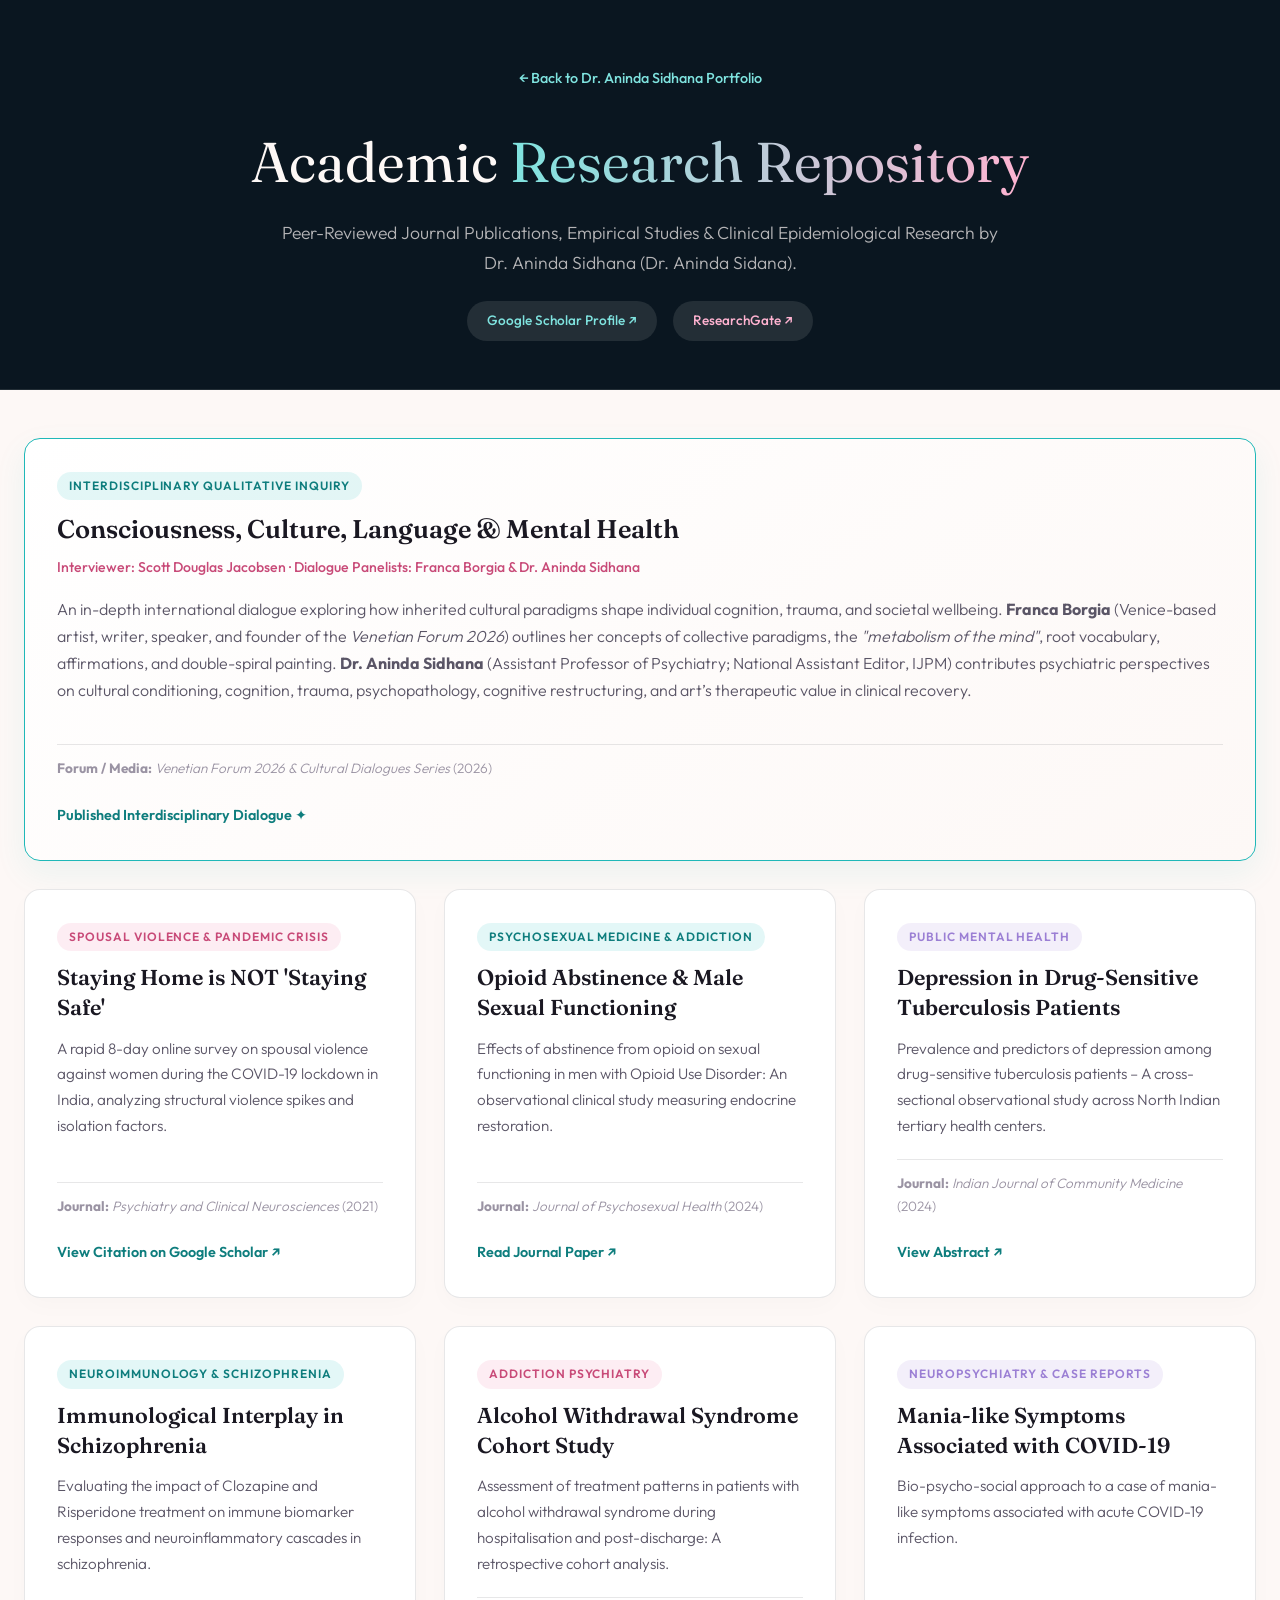
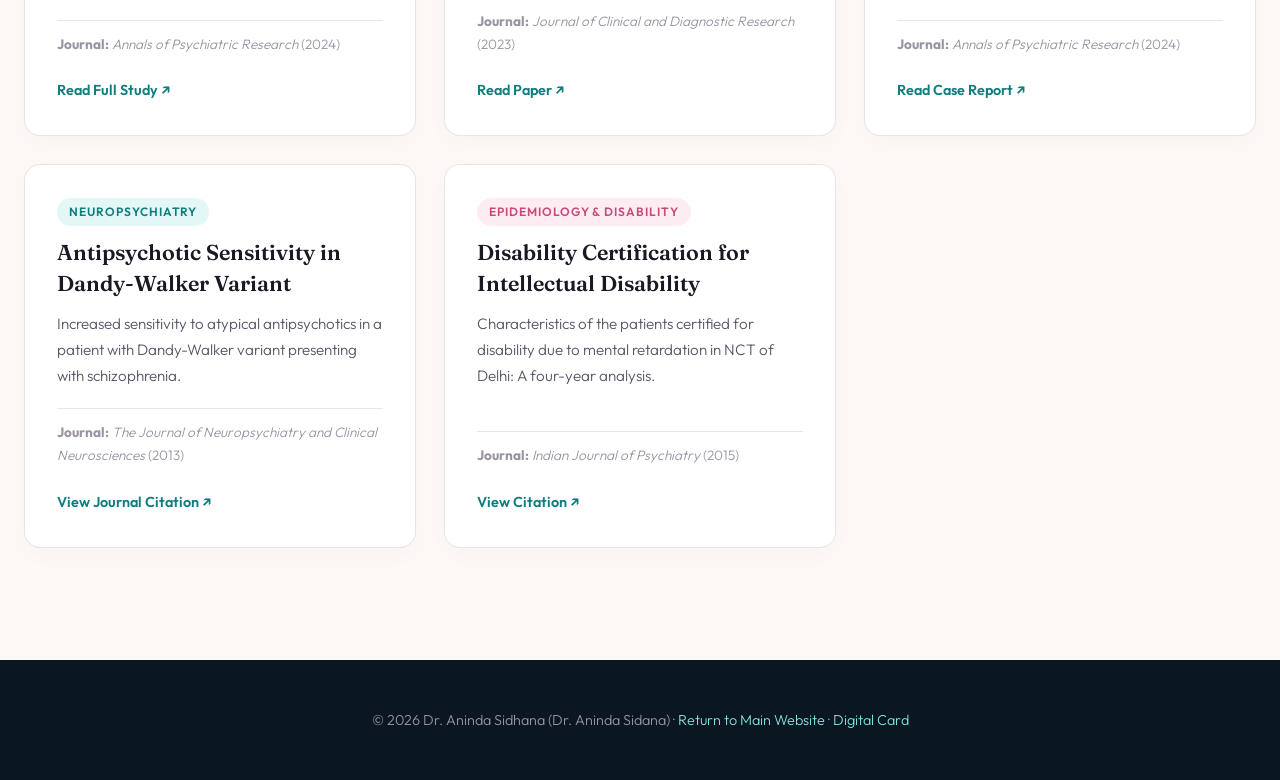
<file: research.html>
<!DOCTYPE html>
<html lang="en">

<head>
  <meta charset="UTF-8">
  <meta name="viewport" content="width=device-width, initial-scale=1.0">
  <title>Academic Research &amp; Publications | Dr. Aninda Sidhana</title>
  <meta name="description"
    content="Peer-reviewed research publications, IJPM journal articles, and academic citations co-authored by Dr. Aninda Sidhana in psychiatry, psychosexual medicine, and trauma recovery.">
  <meta name="keywords" content="Dr. Aninda Sidhana, Research Papers, IJPM Publications, Psychiatric Studies, Psychosexual Medicine, Trauma Recovery, Mind Metabolism">
  <meta name="author" content="Dr. Aninda Sidhana">
  <link rel="canonical" href="https://www.dranindasidhana.com/research.html">
  <link rel="icon" type="image/svg+xml" href="assets/images/favicon.svg">

  <!-- Open Graph / Facebook -->
  <meta property="og:type" content="article">
  <meta property="og:url" content="https://www.dranindasidhana.com/research.html">
  <meta property="og:title" content="Academic Research &amp; Publications | Dr. Aninda Sidhana">
  <meta property="og:description" content="Peer-reviewed research publications, journal articles, and qualitative inquiry co-authored by Dr. Aninda Sidhana.">
  <meta property="og:image" content="https://www.dranindasidhana.com/assets/images/aninda.jpeg">

  <!-- Twitter -->
  <meta property="twitter:card" content="summary_large_image">
  <meta property="twitter:url" content="https://www.dranindasidhana.com/research.html">
  <meta property="twitter:title" content="Academic Research | Dr. Aninda Sidhana">
  <meta property="twitter:description" content="Peer-reviewed research publications and academic citations co-authored by Dr. Aninda Sidhana.">
  <meta property="twitter:image" content="https://www.dranindasidhana.com/assets/images/aninda.jpeg">

  <link rel="preconnect" href="https://fonts.googleapis.com">
  <link rel="preconnect" href="https://fonts.gstatic.com" crossorigin>
  <link
    href="https://fonts.googleapis.com/css2?family=Fraunces:ital,opsz,wght@0,9..144,300;0,9..144,400;0,9..144,600;1,9..144,400&family=Outfit:wght@300;400;500;600&display=swap"
    rel="stylesheet">
  <link rel="stylesheet" href="assets/css/style.css">
  <link rel="stylesheet" href="assets/css/research.css">
</head>

<body>

  <header>
    <a href="index.html" class="nav-back">← Back to Dr. Aninda Sidhana Portfolio</a>
    <h1>Academic <span>Research Repository</span></h1>
    <p class="sub">Peer-Reviewed Journal Publications, Empirical Studies &amp; Clinical Epidemiological Research by Dr. Aninda Sidhana (Dr. Aninda Sidana).</p>
    <div style="display:flex; justify-content:center; gap:1rem; flex-wrap:wrap;">
      <a href="https://scholar.google.com/scholar?q=Aninda+Sidana" target="_blank" rel="noopener" style="color:var(--teal-lt); background:rgba(253,248,246,0.1); padding:0.5rem 1.25rem; border-radius:100px; text-decoration:none; font-size:0.85rem; font-weight:500;">Google Scholar Profile ↗</a>
      <a href="https://www.researchgate.net/" target="_blank" rel="noopener" style="color:var(--pink-lt); background:rgba(253,248,246,0.1); padding:0.5rem 1.25rem; border-radius:100px; text-decoration:none; font-size:0.85rem; font-weight:500;">ResearchGate ↗</a>
    </div>
  </header>

  <main>
    <div class="grid">

      <!-- Paper 0 / Featured Dialogue -->
      <div class="paper-card" style="grid-column: 1 / -1; background: linear-gradient(145deg, #ffffff, #fdf8f6); border: 1px solid var(--teal); box-shadow: 0 12px 32px rgba(31, 184, 184, 0.08);">
        <div>
          <span class="tag-badge tag-teal">Interdisciplinary Qualitative Inquiry</span>
          <h2 class="paper-title" style="font-size: 1.6rem; margin-bottom: 0.5rem;">Consciousness, Culture, Language &amp; Mental Health</h2>
          <p style="font-size: 0.88rem; color: var(--pink-deep); font-weight: 500; margin-bottom: 1rem;">Interviewer: Scott Douglas Jacobsen · Dialogue Panelists: Franca Borgia &amp; Dr. Aninda Sidhana</p>
          <p class="paper-desc" style="font-size: 1rem; line-height: 1.7; color: var(--slate);">
            An in-depth international dialogue exploring how inherited cultural paradigms shape individual cognition, trauma, and societal wellbeing. <strong>Franca Borgia</strong> (Venice-based artist, writer, speaker, and founder of the <em>Venetian Forum 2026</em>) outlines her concepts of collective paradigms, the <em>"metabolism of the mind"</em>, root vocabulary, affirmations, and double-spiral painting. <strong>Dr. Aninda Sidhana</strong> (Assistant Professor of Psychiatry; National Assistant Editor, IJPM) contributes psychiatric perspectives on cultural conditioning, cognition, trauma, psychopathology, cognitive restructuring, and art’s therapeutic value in clinical recovery.
          </p>
        </div>
        <div style="margin-top: 1.25rem;">
          <div class="paper-meta"><strong>Forum / Media:</strong> <em>Venetian Forum 2026 &amp; Cultural Dialogues Series</em> (2026)</div>
          <span class="paper-link" style="color: var(--teal-deep);">Published Interdisciplinary Dialogue ✦</span>
        </div>
      </div>

      <!-- Paper 1 -->
      <div class="paper-card">
        <div>
          <span class="tag-badge tag-pink">Spousal Violence &amp; Pandemic Crisis</span>
          <h2 class="paper-title">Staying Home is NOT 'Staying Safe'</h2>
          <p class="paper-desc">A rapid 8-day online survey on spousal violence against women during the COVID-19 lockdown in India, analyzing structural violence spikes and isolation factors.</p>
        </div>
        <div>
          <div class="paper-meta"><strong>Journal:</strong> <em>Psychiatry and Clinical Neurosciences</em> (2021)</div>
          <a href="https://scholar.google.com/scholar?q=Staying+home+is+NOT+staying+safe+Aninda+Sidana" target="_blank" rel="noopener" class="paper-link">View Citation on Google Scholar ↗</a>
        </div>
      </div>

      <!-- Paper 2 -->
      <div class="paper-card">
        <div>
          <span class="tag-badge tag-teal">Psychosexual Medicine &amp; Addiction</span>
          <h2 class="paper-title">Opioid Abstinence &amp; Male Sexual Functioning</h2>
          <p class="paper-desc">Effects of abstinence from opioid on sexual functioning in men with Opioid Use Disorder: An observational clinical study measuring endocrine restoration.</p>
        </div>
        <div>
          <div class="paper-meta"><strong>Journal:</strong> <em>Journal of Psychosexual Health</em> (2024)</div>
          <a href="https://scholar.google.com/scholar?q=Effects+of+Abstinence+from+Opioid+on+Sexual+Functioning+Aninda+Sidana" target="_blank" rel="noopener" class="paper-link">Read Journal Paper ↗</a>
        </div>
      </div>

      <!-- Paper 3 -->
      <div class="paper-card">
        <div>
          <span class="tag-badge tag-violet">Public Mental Health</span>
          <h2 class="paper-title">Depression in Drug-Sensitive Tuberculosis Patients</h2>
          <p class="paper-desc">Prevalence and predictors of depression among drug-sensitive tuberculosis patients – A cross-sectional observational study across North Indian tertiary health centers.</p>
        </div>
        <div>
          <div class="paper-meta"><strong>Journal:</strong> <em>Indian Journal of Community Medicine</em> (2024)</div>
          <a href="https://scholar.google.com/scholar?q=Prevalence+and+Predictors+of+Depression+Among+Drug-Sensitive+Tuberculosis+Patients+Aninda+Sidana" target="_blank" rel="noopener" class="paper-link">View Abstract ↗</a>
        </div>
      </div>

      <!-- Paper 4 -->
      <div class="paper-card">
        <div>
          <span class="tag-badge tag-teal">Neuroimmunology &amp; Schizophrenia</span>
          <h2 class="paper-title">Immunological Interplay in Schizophrenia</h2>
          <p class="paper-desc">Evaluating the impact of Clozapine and Risperidone treatment on immune biomarker responses and neuroinflammatory cascades in schizophrenia.</p>
        </div>
        <div>
          <div class="paper-meta"><strong>Journal:</strong> <em>Annals of Psychiatric Research</em> (2024)</div>
          <a href="https://scholar.google.com/scholar?q=Immunological+Interplay+in+Schizophrenia+Clozapine+Risperidone+Aninda+Sidana" target="_blank" rel="noopener" class="paper-link">Read Full Study ↗</a>
        </div>
      </div>

      <!-- Paper 5 -->
      <div class="paper-card">
        <div>
          <span class="tag-badge tag-pink">Addiction Psychiatry</span>
          <h2 class="paper-title">Alcohol Withdrawal Syndrome Cohort Study</h2>
          <p class="paper-desc">Assessment of treatment patterns in patients with alcohol withdrawal syndrome during hospitalisation and post-discharge: A retrospective cohort analysis.</p>
        </div>
        <div>
          <div class="paper-meta"><strong>Journal:</strong> <em>Journal of Clinical and Diagnostic Research</em> (2023)</div>
          <a href="https://scholar.google.com/scholar?q=Assessment+of+Treatment+Patterns+in+Patients+with+Alcohol+Withdrawal+Syndrome+Aninda+Sidana" target="_blank" rel="noopener" class="paper-link">Read Paper ↗</a>
        </div>
      </div>

      <!-- Paper 6 -->
      <div class="paper-card">
        <div>
          <span class="tag-badge tag-violet">Neuropsychiatry &amp; Case Reports</span>
          <h2 class="paper-title">Mania-like Symptoms Associated with COVID-19</h2>
          <p class="paper-desc">Bio-psycho-social approach to a case of mania-like symptoms associated with acute COVID-19 infection.</p>
        </div>
        <div>
          <div class="paper-meta"><strong>Journal:</strong> <em>Annals of Psychiatric Research</em> (2024)</div>
          <a href="https://scholar.google.com/scholar?q=Bio-psycho-social+Approach+to+a+Case+of+Mania-like+Symptoms+Associated+with+COVID-19+Aninda+Sidana" target="_blank" rel="noopener" class="paper-link">Read Case Report ↗</a>
        </div>
      </div>

      <!-- Paper 7 -->
      <div class="paper-card">
        <div>
          <span class="tag-badge tag-teal">Neuropsychiatry</span>
          <h2 class="paper-title">Antipsychotic Sensitivity in Dandy-Walker Variant</h2>
          <p class="paper-desc">Increased sensitivity to atypical antipsychotics in a patient with Dandy-Walker variant presenting with schizophrenia.</p>
        </div>
        <div>
          <div class="paper-meta"><strong>Journal:</strong> <em>The Journal of Neuropsychiatry and Clinical Neurosciences</em> (2013)</div>
          <a href="https://scholar.google.com/scholar?q=Increased+Sensitivity+to+Atypical+Antipsychotics+in+a+Patient+With+Dandy-Walker+Variant+Aninda+Sidana" target="_blank" rel="noopener" class="paper-link">View Journal Citation ↗</a>
        </div>
      </div>

      <!-- Paper 8 -->
      <div class="paper-card">
        <div>
          <span class="tag-badge tag-pink">Epidemiology &amp; Disability</span>
          <h2 class="paper-title">Disability Certification for Intellectual Disability</h2>
          <p class="paper-desc">Characteristics of the patients certified for disability due to mental retardation in NCT of Delhi: A four-year analysis.</p>
        </div>
        <div>
          <div class="paper-meta"><strong>Journal:</strong> <em>Indian Journal of Psychiatry</em> (2015)</div>
          <a href="https://scholar.google.com/scholar?q=Characteristics+of+the+patients+certified+for+disability+due+to+mental+retardation+Aninda+Sidana" target="_blank" rel="noopener" class="paper-link">View Citation ↗</a>
        </div>
      </div>

    </div>
  </main>

  <footer>
    <p>© 2026 Dr. Aninda Sidhana (Dr. Aninda Sidana) · <a href="index.html">Return to Main Website</a> · <a href="card/index.html">Digital Card</a></p>
  </footer>

</body>
</html>
</file>
<file: assets/css/style.css>
/* ════════════════════════════════════════════════════════════════
   THE AURORA — Common Stylesheet (Global Variables, Reset, Nav, Footer)
   Display: Fraunces (serif) | Body/UI: Outfit (sans-serif)
════════════════════════════════════════════════════════════════ */

:root {
  --midnight: #0a1620;
  --midnight-2: #0f2230;
  --teal: #1fb8b8;
  --teal-lt: #7fe3df;
  --teal-deep: #0e7d7d;
  --pink: #ef6b9c;
  --pink-lt: #ffb3d1;
  --pink-deep: #c84a78;
  --violet: #9b7fd4;
  --ivory: #fdf8f6;
  --ivory-2: #f6edf0;
  --ink: #1a1822;
  --slate: #5a5566;
  --mist: #9a93a3;
  --rule: rgba(26, 24, 34, .1);
  --rule-light: rgba(253, 248, 246, 0.12);
  --display: 'Fraunces', Georgia, serif;
  --sans: 'Outfit', system-ui, sans-serif;
  --pad: clamp(1.5rem, 4vw, 5rem);
  --max: 1320px;
}

*,
*::before,
*::after {
  box-sizing: border-box;
  margin: 0;
  padding: 0;
}

html {
  scroll-behavior: smooth;
}

body {
  background: var(--ivory);
  color: var(--ink);
  font-family: var(--sans);
  font-weight: 300;
  line-height: 1.7;
  overflow-x: hidden;
  -webkit-font-smoothing: antialiased;
}

/* ── NAVIGATION ── */
nav {
  position: fixed;
  inset: 0 0 auto 0;
  z-index: 900;
  display: flex;
  justify-content: space-between;
  align-items: center;
  padding: 1rem var(--pad);
  background: rgba(10, 22, 32, 0);
  border-bottom: 1px solid transparent;
  transition: background .4s, border-color .4s;
}

nav.on {
  background: rgba(253, 248, 246, .94);
  backdrop-filter: blur(16px);
  border-bottom-color: var(--rule);
}

.n-brand {
  font-family: var(--display);
  font-size: 1rem;
  font-weight: 500;
  letter-spacing: .02em;
  color: var(--ivory);
  text-decoration: none;
  transition: color .3s;
}

.n-brand span {
  background: linear-gradient(90deg, var(--teal-lt), var(--pink-lt));
  -webkit-background-clip: text;
  background-clip: text;
  -webkit-text-fill-color: transparent;
}

nav.on .n-brand {
  color: var(--ink);
}

nav.on .n-brand span {
  background: linear-gradient(90deg, var(--teal-deep), var(--pink-deep));
  -webkit-background-clip: text;
  background-clip: text;
  -webkit-text-fill-color: transparent;
}

.n-links {
  display: flex;
  gap: 2rem;
  list-style: none;
  align-items: center;
}

.n-links a {
  font-size: .72rem;
  letter-spacing: .1em;
  text-transform: uppercase;
  color: rgba(253, 248, 246, .6);
  text-decoration: none;
  transition: color .25s;
}

nav.on .n-links a {
  color: var(--slate);
}

.n-links a:hover {
  color: var(--teal-lt);
}

nav.on .n-links a:hover {
  color: var(--pink-deep);
}

.n-book {
  font-size: .72rem;
  letter-spacing: .1em;
  text-transform: uppercase;
  color: #fff !important;
  background: linear-gradient(100deg, var(--teal), var(--pink));
  padding: .55rem 1.4rem;
  border-radius: 100px;
  text-decoration: none;
  transition: transform .2s, box-shadow .2s;
}

.n-book:hover {
  transform: translateY(-1px);
  box-shadow: 0 8px 24px rgba(239, 107, 156, .35);
}

/* ── NAVBAR DROPDOWNS ── */
.n-item {
  position: relative;
  display: flex;
  align-items: center;
  cursor: pointer;
}

.n-trig .arr {
  font-size: 0.65em;
  margin-left: 4px;
  display: inline-block;
  transition: transform 0.25s ease;
  opacity: 0.7;
}

.n-item:hover .arr,
.n-item:focus-within .arr {
  transform: rotate(180deg);
  opacity: 1;
}

.n-drop {
  position: absolute;
  top: 100%;
  left: 50%;
  transform: translateX(-50%) translateY(12px);
  background: var(--midnight-2);
  border: 1px solid rgba(253, 248, 246, 0.12);
  border-radius: 14px;
  padding: 0.6rem;
  min-width: 195px;
  box-shadow: 0 16px 40px rgba(0, 0, 0, 0.45);
  opacity: 0;
  visibility: hidden;
  pointer-events: none;
  transition: opacity 0.25s ease, transform 0.25s ease, visibility 0.25s;
  z-index: 1000;
  display: flex;
  flex-direction: column;
  gap: 0.25rem;
}

nav.on .n-drop {
  background: rgba(253, 248, 246, 0.98);
  border: 1px solid var(--rule);
  box-shadow: 0 16px 40px rgba(0, 0, 0, 0.12);
}

.n-item:hover .n-drop,
.n-item:focus-within .n-drop {
  opacity: 1;
  visibility: visible;
  pointer-events: auto;
  transform: translateX(-50%) translateY(0);
}

.n-drop a {
  padding: 0.55rem 0.9rem !important;
  border-radius: 8px !important;
  white-space: nowrap !important;
  color: rgba(253, 248, 246, 0.85) !important;
  transition: background 0.2s, color 0.2s, padding-left 0.2s !important;
  text-transform: none !important;
  font-size: 0.84rem !important;
  letter-spacing: 0.03em !important;
  display: block !important;
  font-weight: 400 !important;
}

nav.on .n-drop a {
  color: var(--ink) !important;
}

.n-drop a:hover {
  background: rgba(31, 184, 184, 0.15) !important;
  color: #fff !important;
  padding-left: 1.15rem !important;
}

nav.on .n-drop a:hover {
  background: rgba(31, 184, 184, 0.12) !important;
  color: var(--teal-deep) !important;
}

.n-hamburger {
  display: none;
  flex-direction: column;
  gap: 5px;
  cursor: pointer;
  z-index: 999;
}

.n-hamburger span {
  width: 25px;
  height: 2px;
  background: var(--ivory);
  transition: background 0.3s;
}

nav.on .n-hamburger span {
  background: var(--ink);
}

@media (max-width: 900px) {
  .n-hamburger {
    display: flex;
  }

  .n-links {
    display: none;
    position: absolute;
    top: 100%;
    left: 0;
    right: 0;
    flex-direction: column;
    background: var(--ivory);
    padding: 1.5rem var(--pad);
    border-bottom: 1px solid var(--rule);
    gap: 1.5rem;
    box-shadow: 0 10px 30px rgba(0, 0, 0, 0.1);
  }

  nav.nav-open .n-links {
    display: flex;
  }

  .n-links a {
    color: var(--ink) !important;
    font-size: 1rem;
  }

  .n-item {
    flex-direction: column;
    align-items: flex-start;
    width: 100%;
    gap: 0.4rem;
  }

  .n-trig .arr {
    display: none;
  }

  .n-drop {
    position: static !important;
    transform: none !important;
    opacity: 1 !important;
    visibility: visible !important;
    pointer-events: auto !important;
    background: transparent !important;
    border: none !important;
    box-shadow: none !important;
    padding: 0 0 0 1rem !important;
    min-width: auto !important;
    gap: 0.4rem !important;
    width: 100%;
  }

  .n-drop a {
    font-size: 0.9rem !important;
    padding: 0.35rem 0.6rem !important;
    color: var(--slate) !important;
  }

  .n-drop a:hover {
    background: rgba(31, 184, 184, 0.08) !important;
    color: var(--teal-deep) !important;
    padding-left: 0.85rem !important;
  }

  nav.nav-open {
    background: var(--ivory) !important;
    border-bottom-color: var(--rule) !important;
  }

  nav.nav-open .n-brand {
    color: var(--ink);
  }

  nav.nav-open .n-brand span {
    background: linear-gradient(90deg, var(--teal-deep), var(--pink-deep));
    -webkit-background-clip: text;
    -webkit-text-fill-color: transparent;
  }

  nav.nav-open .n-hamburger span {
    background: var(--ink);
  }
}

/* ── COMMON BUTTONS & UTILITIES ── */
.btn-grad {
  font-family: var(--sans);
  font-size: .72rem;
  letter-spacing: .1em;
  text-transform: uppercase;
  font-weight: 500;
  color: #fff;
  background: linear-gradient(100deg, var(--teal), var(--pink));
  padding: .95rem 2.2rem;
  border-radius: 100px;
  text-decoration: none;
  display: inline-block;
  border: none;
  cursor: pointer;
  transition: transform .2s, box-shadow .2s;
}

.btn-grad:hover {
  transform: translateY(-2px);
  box-shadow: 0 12px 30px rgba(239, 107, 156, .35);
}

.btn-glass {
  font-family: var(--sans);
  font-size: .72rem;
  letter-spacing: .1em;
  text-transform: uppercase;
  font-weight: 400;
  color: rgba(253, 248, 246, .75);
  background: rgba(253, 248, 246, .06);
  border: 1px solid rgba(253, 248, 246, .2);
  padding: .95rem 2.2rem;
  border-radius: 100px;
  text-decoration: none;
  display: inline-block;
  backdrop-filter: blur(6px);
  transition: border-color .25s, color .25s;
}

.btn-glass:hover {
  border-color: var(--teal-lt);
  color: var(--ivory);
}

.badge {
  font-size: .64rem;
  letter-spacing: .04em;
  color: var(--pink-deep);
  background: linear-gradient(100deg, rgba(31, 184, 184, .1), rgba(239, 107, 156, .12));
  border: 1px solid rgba(239, 107, 156, .22);
  padding: .4rem .9rem;
  border-radius: 100px;
}

.text-white {
  color: white;
}

/* ── ANIMATIONS ── */
@keyframes rise {
  from {
    opacity: 0;
    transform: translateY(20px);
  }
  to {
    opacity: 1;
    transform: translateY(0);
  }
}

.rv {
  opacity: 0;
  transform: translateY(16px);
  transition: opacity .7s ease, transform .7s ease;
}

.rv.in {
  opacity: 1;
  transform: translateY(0);
}

@media(prefers-reduced-motion:reduce) {
  *,
  *::before,
  *::after {
    animation: none !important;
    transition-duration: .001ms !important;
  }
}

/* ── FOOTER ── */
footer {
  background: var(--midnight);
  padding: clamp(3rem, 5vw, 5rem) var(--pad) 1.8rem;
}

.ftin {
  max-width: var(--max);
  margin: 0 auto;
}

.ftrule {
  height: 3px;
  border-radius: 3px;
  background: linear-gradient(100deg, var(--teal), var(--violet), var(--pink));
  margin-bottom: 2.5rem;
}

.fttop {
  display: grid;
  grid-template-columns: 1.6fr 1fr 1fr;
  gap: 5rem;
  padding-bottom: 2.5rem;
  border-bottom: 1px solid rgba(253, 248, 246, .08);
  margin-bottom: 1.5rem;
}

.ftbrand {
  font-family: var(--display);
  font-size: 1.5rem;
  font-weight: 400;
  color: var(--ivory);
  margin-bottom: .7rem;
}

.ftbrand span {
  font-style: italic;
  background: linear-gradient(100deg, var(--teal-lt), var(--pink-lt));
  -webkit-background-clip: text;
  background-clip: text;
  -webkit-text-fill-color: transparent;
}

.ftdesc {
  font-size: .84rem;
  color: rgba(253, 248, 246, .3);
  line-height: 1.8;
  max-width: 32ch;
}

.ftc-h {
  font-size: .56rem;
  letter-spacing: .2em;
  text-transform: uppercase;
  color: rgba(253, 248, 246, .25);
  margin-bottom: 1.2rem;
}

.ftl {
  list-style: none;
  display: flex;
  flex-direction: column;
  gap: .65rem;
}

.ftl a {
  font-size: .86rem;
  color: rgba(253, 248, 246, .35);
  text-decoration: none;
  transition: color .2s;
}

.ftl a:hover {
  color: var(--teal-lt);
}

.ftbot {
  display: flex;
  justify-content: space-between;
  align-items: center;
  flex-wrap: wrap;
  gap: 1rem;
}

.ftbot p {
  font-size: .62rem;
  letter-spacing: .04em;
  color: rgba(253, 248, 246, .2);
}

.ftbot a {
  color: rgba(253, 248, 246, .2);
  text-decoration: none;
}
</file>
<file: assets/css/index.css>
/* ════════════════════════════════════════════════════════════════
   INDEX / HOMEPAGE STYLES (Hero, Aurora, Protocols Grid, About, Media, Contact)
════════════════════════════════════════════════════════════════ */

/* ── CLINICAL PROTOCOLS GRID ── */
.proto-grid-5 {
  display: grid;
  grid-template-columns: repeat(3, 1fr);
  gap: 1.5rem;
  margin-top: 3rem;
  margin-bottom: 3.5rem;
}

.proto-card {
  background: var(--midnight-2);
  border: 1px solid rgba(253, 248, 246, .1);
  border-radius: 20px;
  padding: 2.4rem;
  position: relative;
  overflow: hidden;
  transition: transform .35s, box-shadow .35s, border-color .35s;
  display: flex;
  flex-direction: column;
  justify-content: space-between;
  text-decoration: none;
}

.proto-card:hover {
  transform: translateY(-6px);
  box-shadow: 0 20px 45px rgba(10, 22, 32, .45);
  border-color: var(--teal);
}

.proto-card.card-ivory {
  background: rgba(253, 248, 246, 0.04);
  border-color: rgba(253, 248, 246, .15);
}

.proto-card.card-ivory:hover {
  background: rgba(253, 248, 246, 0.08);
  border-color: var(--pink-lt);
}

.proto-badge {
  font-size: .75rem;
  font-weight: 600;
  letter-spacing: .12em;
  text-transform: uppercase;
  color: var(--teal-lt);
  margin-bottom: 1rem;
  display: inline-block;
}

.proto-card h3 {
  font-family: var(--display);
  font-size: 1.4rem;
  color: #fff;
  margin-bottom: 1rem;
  line-height: 1.3;
}

.proto-card p {
  color: var(--mist);
  font-size: .95rem;
  line-height: 1.65;
  margin-bottom: 1.8rem;
}

.proto-link {
  color: var(--teal-lt);
  font-weight: 600;
  font-size: 0.92rem;
  display: flex;
  align-items: center;
  gap: 0.4rem;
  transition: gap .2s;
}

.proto-card:hover .proto-link {
  gap: 0.7rem;
}

.proto-ip-notice {
  background: linear-gradient(135deg, rgba(31, 184, 184, .12), rgba(239, 107, 156, .12));
  border: 1px solid rgba(253, 248, 246, .15);
  border-radius: 24px;
  padding: 2.5rem 2rem;
  display: flex;
  flex-wrap: wrap;
  align-items: center;
  justify-content: space-between;
  gap: 1.5rem;
}

@media(min-width:1081px) {
  .proto-card.card-wide {
    grid-column: span 2;
  }
}

@media(max-width:1080px) {
  .proto-grid-5 {
    grid-template-columns: 1fr 1fr;
  }
}

@media(max-width:720px) {
  .proto-grid-5 {
    grid-template-columns: 1fr;
  }

  .proto-ip-notice {
    flex-direction: column;
    text-align: center;
    padding: 1.8rem 1.2rem;
    gap: 1.2rem;
  }

  .proto-ip-notice .btn-master-manual {
    width: 100%;
    padding: 0.95rem 1.2rem;
    font-size: 0.95rem;
  }
}

/* ── HERO + AURORA SIGNATURE ── */
.hero {
  position: relative;
  min-height: 100svh;
  display: flex;
  flex-direction: column;
  justify-content: center;
  padding: 7rem var(--pad) 5rem;
  overflow: hidden;
  background: var(--midnight);
}

.aurora {
  position: absolute;
  inset: -20%;
  z-index: 0;
  filter: blur(60px);
  opacity: .85;
  pointer-events: none;
}

.aurora span {
  position: absolute;
  border-radius: 50%;
  mix-blend-mode: screen;
  animation: drift 18s ease-in-out infinite;
}

.a1 {
  width: 55vw;
  height: 55vw;
  top: -5%;
  left: -5%;
  background: radial-gradient(circle, var(--teal) 0%, transparent 65%);
  animation-delay: 0s;
}

.a2 {
  width: 50vw;
  height: 50vw;
  top: 10%;
  right: -10%;
  background: radial-gradient(circle, var(--pink) 0%, transparent 65%);
  animation-delay: -4s;
}

.a3 {
  width: 45vw;
  height: 45vw;
  bottom: -15%;
  left: 25%;
  background: radial-gradient(circle, var(--violet) 0%, transparent 65%);
  animation-delay: -8s;
}

.a4 {
  width: 38vw;
  height: 38vw;
  top: 30%;
  left: 40%;
  background: radial-gradient(circle, var(--teal-lt) 0%, transparent 60%);
  animation-delay: -12s;
}

@keyframes drift {
  0%, 100% {
    transform: translate(0, 0) scale(1);
  }
  33% {
    transform: translate(8%, -6%) scale(1.15);
  }
  66% {
    transform: translate(-6%, 8%) scale(.9);
  }
}

.hero::after {
  content: '';
  position: absolute;
  inset: 0;
  z-index: 1;
  background-image: url("data:image/svg+xml,%3Csvg xmlns='http://www.w3.org/2000/svg' width='200' height='200'%3E%3Cfilter id='n'%3E%3CfeTurbulence type='fractalNoise' baseFrequency='.8' numOctaves='3'/%3E%3C/filter%3E%3Crect width='200' height='200' filter='url(%23n)' opacity='.04'/%3E%3C/svg%3E");
  pointer-events: none;
}

.hero-inner {
  position: relative;
  z-index: 2;
  max-width: var(--max);
  width: 100%;
  margin: 0 auto;
}

.hero-kicker {
  font-size: .66rem;
  letter-spacing: .24em;
  text-transform: uppercase;
  color: var(--teal-lt);
  margin-bottom: 1.8rem;
  display: flex;
  align-items: center;
  gap: .8rem;
  opacity: 0;
  animation: rise .9s .3s ease forwards;
}

.hero-kicker::before {
  content: '';
  width: 2.4rem;
  height: 1px;
  background: linear-gradient(90deg, var(--teal-lt), transparent);
}

.hero-name {
  font-family: var(--display);
  font-size: clamp(3.6rem, 9vw, 9rem);
  font-weight: 300;
  line-height: .92;
  letter-spacing: -.02em;
  color: var(--ivory);
  margin-bottom: 1.6rem;
  opacity: 0;
  animation: rise 1s .5s ease forwards;
}

.hero-name .em {
  display: block;
  font-style: italic;
  font-weight: 400;
  background: linear-gradient(105deg, var(--teal-lt) 0%, var(--violet) 45%, var(--pink-lt) 100%);
  -webkit-background-clip: text;
  background-clip: text;
  -webkit-text-fill-color: transparent;
}

.hero-rule {
  width: min(560px, 80%);
  height: 2px;
  background: linear-gradient(90deg, var(--teal), var(--pink), transparent);
  margin-bottom: 1.8rem;
  opacity: 0;
  animation: rise .7s .8s ease forwards;
}

.hero-desc {
  font-family: var(--display);
  font-size: clamp(1rem, 1.5vw, 1.25rem);
  font-style: italic;
  font-weight: 300;
  color: rgba(253, 248, 246, .7);
  max-width: 52ch;
  line-height: 1.7;
  margin-bottom: 2.6rem;
  opacity: 0;
  animation: rise .7s .95s ease forwards;
}

.hero-desc strong {
  font-style: normal;
  font-weight: 500;
  color: var(--ivory);
}

.hero-actions {
  display: flex;
  gap: 1rem;
  flex-wrap: wrap;
  opacity: 0;
  animation: rise .7s 1.1s ease forwards;
}

.hero-chips {
  display: flex;
  gap: 1rem;
  flex-wrap: wrap;
  margin-top: 3rem;
  opacity: 0;
  animation: rise .9s 1.3s ease forwards;
}

.chip {
  display: flex;
  align-items: center;
  gap: .6rem;
  padding: .55rem 1.1rem;
  border-radius: 100px;
  background: rgba(253, 248, 246, .05);
  border: 1px solid rgba(253, 248, 246, .12);
  backdrop-filter: blur(6px);
}

.chip b {
  font-family: var(--display);
  font-size: 1rem;
  color: var(--teal-lt);
}

.chip span {
  font-size: .62rem;
  letter-spacing: .1em;
  text-transform: uppercase;
  color: rgba(253, 248, 246, .55);
}

/* ── TICKER ── */
.ticker {
  background: linear-gradient(100deg, var(--teal-deep), var(--pink-deep));
  overflow: hidden;
  white-space: nowrap;
  padding: .7rem 0;
}

.ti {
  display: inline-flex;
  animation: tick 30s linear infinite;
}

@keyframes tick {
  from { transform: translateX(0); }
  to { transform: translateX(-50%); }
}

.tk {
  font-size: .6rem;
  letter-spacing: .16em;
  text-transform: uppercase;
  color: rgba(255, 255, 255, .85);
  padding: 0 1.8rem;
  display: inline-flex;
  align-items: center;
  gap: .7rem;
}

.tk::after {
  content: '✦';
  color: rgba(255, 255, 255, .5);
  font-size: .5rem;
}

/* ── CREDENTIALS ── */
.cred {
  background: var(--midnight-2);
  padding: 1.5rem var(--pad);
  display: flex;
  gap: 2.8rem;
  align-items: center;
  overflow-x: auto;
  scrollbar-width: none;
}

.cred::-webkit-scrollbar {
  display: none;
}

.cred-h {
  font-size: .56rem;
  letter-spacing: .2em;
  text-transform: uppercase;
  color: rgba(253, 248, 246, .3);
  white-space: nowrap;
  flex-shrink: 0;
}

.cred-i {
  display: flex;
  gap: 2.4rem;
  flex-shrink: 0;
}

.cred-x {
  font-size: .64rem;
  letter-spacing: .06em;
  color: rgba(253, 248, 246, .55);
  white-space: nowrap;
  display: flex;
  align-items: center;
  gap: .5rem;
}

.cred-x::before {
  content: '';
  width: 5px;
  height: 5px;
  border-radius: 50%;
  background: linear-gradient(100deg, var(--teal-lt), var(--pink-lt));
}

/* ── SECTIONS BASE ── */
.sec {
  padding: clamp(4rem, 8vw, 8rem) var(--pad);
}

.bg-ivory { background: var(--ivory); }
.bg-ivory2 { background: var(--ivory-2); }
.bg-dark { background: var(--midnight); color: var(--ivory); }

.inner {
  max-width: var(--max);
  margin: 0 auto;
}

.tag {
  font-size: .62rem;
  letter-spacing: .24em;
  text-transform: uppercase;
  font-weight: 500;
  margin-bottom: 1rem;
  display: flex;
  align-items: center;
  gap: .8rem;
  background: linear-gradient(100deg, var(--teal-deep), var(--pink-deep));
  -webkit-background-clip: text;
  background-clip: text;
  -webkit-text-fill-color: transparent;
}

.tag::before {
  content: '';
  width: 1.8rem;
  height: 2px;
  background: linear-gradient(100deg, var(--teal), var(--pink));
}

.tag.lt {
  background: linear-gradient(100deg, var(--teal-lt), var(--pink-lt));
  -webkit-background-clip: text;
  background-clip: text;
  -webkit-text-fill-color: transparent;
}

.h {
  font-family: var(--display);
  font-size: clamp(2rem, 3.6vw, 3.6rem);
  font-weight: 300;
  line-height: 1.12;
  letter-spacing: -.015em;
  margin-bottom: 1.4rem;
  color: var(--ink);
}

.h.lt {
  color: var(--ivory);
}

.h em {
  font-style: italic;
  font-weight: 400;
  background: linear-gradient(105deg, var(--teal-deep), var(--violet), var(--pink-deep));
  -webkit-background-clip: text;
  background-clip: text;
  -webkit-text-fill-color: transparent;
}

.h.lt em {
  background: linear-gradient(105deg, var(--teal-lt), var(--pink-lt));
  -webkit-background-clip: text;
  background-clip: text;
  -webkit-text-fill-color: transparent;
}

/* ── ABOUT ── */
.about {
  display: grid;
  grid-template-columns: 1fr 1fr;
  gap: 5rem;
  align-items: start;
  margin-top: 3rem;
}

.prose p {
  font-family: var(--display);
  font-size: 1.05rem;
  font-weight: 300;
  line-height: 1.9;
  color: #3a3340;
  margin-bottom: 1.4rem;
}

.prose p b {
  font-weight: 500;
  background: linear-gradient(100deg, var(--teal-deep), var(--pink-deep));
  -webkit-background-clip: text;
  background-clip: text;
  -webkit-text-fill-color: transparent;
}

.qcard {
  background: linear-gradient(150deg, var(--midnight), var(--midnight-2));
  border-radius: 20px;
  padding: 2.8rem;
  position: relative;
  overflow: hidden;
}

.qcard::before {
  content: '';
  position: absolute;
  top: -40%;
  right: -20%;
  width: 60%;
  height: 120%;
  background: radial-gradient(circle, var(--violet), transparent 70%);
  opacity: .35;
  filter: blur(40px);
}

.qcard blockquote {
  position: relative;
  font-family: var(--display);
  font-size: 1.25rem;
  font-style: italic;
  font-weight: 300;
  color: var(--ivory);
  line-height: 1.6;
  margin-bottom: 1.4rem;
}

.qcard cite {
  position: relative;
  font-size: .64rem;
  letter-spacing: .14em;
  text-transform: uppercase;
  color: var(--teal-lt);
  font-style: normal;
}

.facts {
  display: grid;
  grid-template-columns: 1fr 1fr;
  gap: 1.2rem 1.8rem;
  margin-top: 2rem;
  padding: 2rem;
  border-radius: 16px;
  background: var(--ivory);
  border: 1px solid var(--rule);
}

.fact .k {
  font-size: .56rem;
  letter-spacing: .14em;
  text-transform: uppercase;
  color: var(--mist);
  margin-bottom: .25rem;
}

.fact .v {
  font-family: var(--display);
  font-size: .95rem;
  color: var(--ink);
}

.badges {
  display: flex;
  flex-wrap: wrap;
  gap: .6rem;
  margin-top: 2rem;
}

/* ── EXPERTISE ── */
.exp {
  display: grid;
  grid-template-columns: repeat(3, 1fr);
  gap: 1.5rem;
  margin-top: 3.5rem;
}

.ecard {
  background: var(--ivory);
  border: 1px solid var(--rule);
  border-radius: 18px;
  padding: 2.4rem 2rem;
  position: relative;
  overflow: hidden;
  transition: transform .3s, box-shadow .3s;
}

.ecard::before {
  content: '';
  position: absolute;
  top: 0;
  left: 0;
  right: 0;
  height: 3px;
  background: linear-gradient(100deg, var(--teal), var(--pink));
  transform: scaleX(0);
  transform-origin: left;
  transition: transform .4s;
}

.ecard:hover {
  transform: translateY(-4px);
  box-shadow: 0 18px 40px rgba(26, 24, 34, .08);
}

.ecard:hover::before {
  transform: scaleX(1);
}

.enum {
  font-family: var(--display);
  font-size: 2.4rem;
  font-weight: 300;
  line-height: 1;
  background: linear-gradient(135deg, var(--teal), var(--pink));
  -webkit-background-clip: text;
  background-clip: text;
  -webkit-text-fill-color: transparent;
  opacity: .5;
  margin-bottom: 1rem;
}

.etag {
  display: inline-block;
  font-size: .5rem;
  letter-spacing: .14em;
  text-transform: uppercase;
  color: var(--teal-deep);
  border: 1px solid rgba(31, 184, 184, .3);
  padding: .2rem .55rem;
  border-radius: 100px;
  margin-bottom: 1rem;
}

.ecard h3 {
  font-family: var(--display);
  font-size: 1.2rem;
  font-weight: 500;
  color: var(--ink);
  margin-bottom: .6rem;
  line-height: 1.25;
}

.ecard p {
  font-size: .88rem;
  line-height: 1.7;
  color: var(--slate);
}

/* ── MEDIA ── */
.media {
  display: grid;
  grid-template-columns: 1.15fr 1fr;
  gap: 5rem;
  margin-top: 3.5rem;
}

.loghead {
  font-size: .56rem;
  letter-spacing: .2em;
  text-transform: uppercase;
  color: rgba(253, 248, 246, .25);
  padding-bottom: .9rem;
  border-bottom: 1px solid rgba(253, 248, 246, .1);
}

.logrow {
  display: grid;
  grid-template-columns: 2.4rem 1fr;
  gap: 1.1rem;
  padding: 1.5rem 0;
  border-bottom: 1px solid rgba(253, 248, 246, .07);
  align-items: start;
}

.logrow:hover .logshow {
  color: var(--teal-lt);
}

.lognum {
  font-family: var(--display);
  font-size: .8rem;
  background: linear-gradient(135deg, var(--teal-lt), var(--pink-lt));
  -webkit-background-clip: text;
  background-clip: text;
  -webkit-text-fill-color: transparent;
  margin-top: .25rem;
}

.logshow {
  font-family: var(--display);
  font-size: 1.05rem;
  font-weight: 500;
  color: rgba(253, 248, 246, .85);
  margin-bottom: .25rem;
  transition: color .25s;
}

.logdesc {
  font-size: .84rem;
  color: rgba(253, 248, 246, .4);
  line-height: 1.5;
}

.mnotes {
  display: flex;
  flex-direction: column;
  gap: 0;
}

.mn {
  padding: 1.7rem 0;
  border-bottom: 1px solid rgba(253, 248, 246, .07);
}

.mn:last-of-type {
  border-bottom: none;
}

.mnl {
  font-size: .56rem;
  letter-spacing: .18em;
  text-transform: uppercase;
  color: var(--teal-lt);
  margin-bottom: .5rem;
}

.mnt {
  font-family: var(--display);
  font-size: 1.05rem;
  font-weight: 500;
  color: rgba(253, 248, 246, .85);
  margin-bottom: .4rem;
}

.mnb {
  font-size: .85rem;
  color: rgba(253, 248, 246, .42);
  line-height: 1.6;
}

.mcta {
  padding-top: 1.8rem;
  display: flex;
  gap: .8rem;
  flex-wrap: wrap;
}

/* ── FRAMEWORK ── */
.fw {
  display: grid;
  grid-template-columns: 1fr 1.15fr;
  gap: 5rem;
  margin-top: 3.5rem;
  align-items: start;
}

.plist {
  display: flex;
  flex-direction: column;
}

.pl {
  display: grid;
  grid-template-columns: 3.5rem 1fr;
  gap: 1.2rem;
  padding: 1.6rem 0;
  border-bottom: 1px solid var(--rule);
  align-items: start;
}

.pl:first-child { padding-top: 0; }
.pl:last-child { border-bottom: none; }

.plr {
  font-family: var(--display);
  font-size: 1.5rem;
  font-style: italic;
  background: linear-gradient(135deg, var(--teal-deep), var(--pink-deep));
  -webkit-background-clip: text;
  background-clip: text;
  -webkit-text-fill-color: transparent;
}

.plt {
  font-family: var(--display);
  font-size: 1.05rem;
  font-weight: 500;
  color: var(--ink);
  margin-bottom: .35rem;
}

.pld {
  font-size: .88rem;
  color: var(--slate);
  line-height: 1.7;
}

.fwclose {
  margin-top: 2.4rem;
  padding: 2.2rem;
  border-radius: 18px;
  background: linear-gradient(150deg, rgba(31, 184, 184, .08), rgba(239, 107, 156, .1));
  border: 1px solid rgba(239, 107, 156, .18);
}

.fwclose blockquote {
  font-family: var(--display);
  font-size: 1.3rem;
  font-style: italic;
  color: var(--ink);
  line-height: 1.55;
  margin-bottom: .8rem;
}

.fwclose cite {
  font-size: .6rem;
  letter-spacing: .12em;
  text-transform: uppercase;
  color: var(--mist);
  font-style: normal;
}

/* ── PRESS KIT ── */
.kit {
  position: relative;
  overflow: hidden;
  background: linear-gradient(135deg, var(--midnight), var(--midnight-2));
}

.kit .aurora {
  filter: blur(80px);
  opacity: .4;
}

.kitin {
  position: relative;
  z-index: 2;
  max-width: var(--max);
  margin: 0 auto;
  padding: clamp(4rem, 8vw, 8rem) var(--pad);
  display: grid;
  grid-template-columns: 1.4fr 1fr;
  gap: 6rem;
  align-items: center;
}

.kith {
  font-family: var(--display);
  font-size: clamp(2.2rem, 4vw, 4.2rem);
  font-weight: 300;
  color: var(--ivory);
  line-height: 1.05;
  margin-bottom: 1.4rem;
}

.kith em {
  font-style: italic;
  background: linear-gradient(105deg, var(--teal-lt), var(--pink-lt));
  -webkit-background-clip: text;
  background-clip: text;
  -webkit-text-fill-color: transparent;
}

.kitp {
  font-size: 1rem;
  color: rgba(253, 248, 246, .6);
  line-height: 1.8;
  margin-bottom: 2.4rem;
}

.kitbtns {
  display: flex;
  gap: .8rem;
  flex-wrap: wrap;
}

.kitlist-h {
  font-size: .56rem;
  letter-spacing: .2em;
  text-transform: uppercase;
  color: rgba(253, 248, 246, .25);
  padding-bottom: .8rem;
  border-bottom: 1px solid rgba(253, 248, 246, .1);
}

.kititem {
  display: flex;
  gap: .8rem;
  align-items: flex-start;
  padding: .8rem 0;
  border-bottom: 1px solid rgba(253, 248, 246, .06);
  font-size: .9rem;
  color: rgba(253, 248, 246, .6);
  line-height: 1.45;
}

.kititem::before {
  content: '→';
  background: linear-gradient(135deg, var(--teal-lt), var(--pink-lt));
  -webkit-background-clip: text;
  background-clip: text;
  -webkit-text-fill-color: transparent;
  flex-shrink: 0;
}

.kiturl {
  margin-top: 1.5rem;
  padding: 1.1rem 1.4rem;
  border-radius: 12px;
  border: 1px solid rgba(253, 248, 246, .1);
}

.kiturl span {
  font-size: .5rem;
  letter-spacing: .18em;
  text-transform: uppercase;
  color: var(--teal-lt);
  display: block;
  margin-bottom: .3rem;
}

.kiturl a {
  font-family: var(--display);
  font-style: italic;
  font-size: .92rem;
  color: rgba(253, 248, 246, .6);
  text-decoration: none;
}

.kiturl a:hover {
  color: var(--ivory);
}

/* ── CONTACT ── */
.contact {
  display: grid;
  grid-template-columns: 1fr 1.1fr;
  gap: 6rem;
  align-items: start;
  margin-top: 3rem;
}

.clead p {
  font-size: 1rem;
  color: var(--slate);
  line-height: 1.85;
  margin-bottom: 2.5rem;
}

.chs {
  display: flex;
  flex-direction: column;
  gap: .7rem;
}

.ch {
  display: flex;
  align-items: center;
  gap: 1.1rem;
  padding: 1rem 1.3rem;
  border-radius: 14px;
  border: 1px solid var(--rule);
  background: var(--ivory);
  text-decoration: none;
  color: var(--ink);
  transition: border-color .25s, transform .2s;
}

.ch:hover {
  border-color: var(--pink);
  transform: translateX(3px);
}

.chico {
  width: 38px;
  height: 38px;
  border-radius: 10px;
  background: linear-gradient(135deg, rgba(31, 184, 184, .15), rgba(239, 107, 156, .18));
  display: flex;
  align-items: center;
  justify-content: center;
  font-size: 1rem;
  flex-shrink: 0;
}

.chl {
  font-size: .52rem;
  letter-spacing: .14em;
  text-transform: uppercase;
  color: var(--mist);
  display: block;
  margin-bottom: .15rem;
}

.chv {
  font-family: var(--display);
  font-size: .92rem;
  color: var(--ink);
}

.fl {
  font-size: .56rem;
  letter-spacing: .14em;
  text-transform: uppercase;
  color: var(--mist);
  display: block;
  margin-bottom: .4rem;
}

.fi {
  width: 100%;
  background: var(--ivory);
  border: 1px solid var(--rule);
  border-radius: 10px;
  padding: .85rem 1rem;
  font-family: var(--sans);
  font-size: .92rem;
  color: var(--ink);
  outline: none;
  transition: border-color .25s;
  margin-bottom: 1rem;
  appearance: none;
}

.fi:focus {
  border-color: var(--teal);
}

.fi::placeholder {
  color: var(--mist);
}

textarea.fi {
  min-height: 110px;
  resize: vertical;
}

.f2 {
  display: grid;
  grid-template-columns: 1fr 1fr;
  gap: 1rem;
}

/* ── GALLERY ── */
.gallery-grid {
  columns: 3;
  column-gap: 1.5rem;
  margin-top: 3.5rem;
}

.gal-item {
  break-inside: avoid;
  margin-bottom: 1.5rem;
  border-radius: 16px;
  overflow: hidden;
  border: 1px solid rgba(253, 248, 246, .1);
  transition: transform .35s, box-shadow .35s;
  cursor: pointer;
}

.gal-item:hover {
  transform: translateY(-5px);
  box-shadow: 0 22px 50px rgba(10, 22, 32, .25);
}

.gal-item img {
  width: 100%;
  height: auto;
  display: block;
  transition: transform .5s;
}

.gal-item:hover img {
  transform: scale(1.05);
}

/* ── PRESS / FEATURES ── */
.press {
  display: grid;
  grid-template-columns: repeat(2, 1fr);
  gap: 1.5rem;
  margin-top: 3.5rem;
}

.pcard {
  display: block;
  text-decoration: none;
  background: var(--ivory);
  border: 1px solid var(--rule);
  border-radius: 18px;
  padding: 2rem 2rem 1.8rem;
  position: relative;
  overflow: hidden;
  transition: transform .3s, box-shadow .3s, border-color .3s;
}

.pcard::before {
  content: '';
  position: absolute;
  top: 0;
  left: 0;
  right: 0;
  height: 3px;
  background: linear-gradient(100deg, var(--teal), var(--pink));
  transform: scaleX(0);
  transform-origin: left;
  transition: transform .4s;
}

.pcard:hover {
  transform: translateY(-4px);
  box-shadow: 0 18px 40px rgba(26, 24, 34, .08);
  border-color: rgba(239, 107, 156, .25);
}

.pcard:hover::before {
  transform: scaleX(1);
}

.pout {
  font-size: .6rem;
  letter-spacing: .16em;
  text-transform: uppercase;
  font-weight: 500;
  background: linear-gradient(100deg, var(--teal-deep), var(--pink-deep));
  -webkit-background-clip: text;
  background-clip: text;
  -webkit-text-fill-color: transparent;
  margin-bottom: .8rem;
  display: flex;
  align-items: center;
  justify-content: space-between;
}

.parrow {
  color: var(--mist);
  font-size: .9rem;
  -webkit-text-fill-color: var(--mist);
}

.pcard h3 {
  font-family: var(--display);
  font-size: 1.18rem;
  font-weight: 500;
  color: var(--ink);
  line-height: 1.3;
  margin-bottom: .6rem;
}

.pcard p {
  font-size: .86rem;
  line-height: 1.65;
  color: var(--slate);
}

/* ── PODCASTS ── */
.pods {
  display: grid;
  grid-template-columns: 1.15fr 1fr;
  gap: 5rem;
  margin-top: 3.5rem;
  align-items: start;
}

.podrow {
  display: grid;
  grid-template-columns: 2.4rem 1fr;
  gap: 1.1rem;
  padding: 1.5rem 0;
  border-bottom: 1px solid rgba(253, 248, 246, .07);
  align-items: start;
}

.podrow:hover .podshow {
  color: var(--teal-lt);
}

.podnum {
  font-family: var(--display);
  font-size: .8rem;
  background: linear-gradient(135deg, var(--teal-lt), var(--pink-lt));
  -webkit-background-clip: text;
  background-clip: text;
  -webkit-text-fill-color: transparent;
  margin-top: .25rem;
}

.podshow {
  font-family: var(--display);
  font-size: 1.05rem;
  font-weight: 500;
  color: rgba(253, 248, 246, .85);
  margin-bottom: .25rem;
  transition: color .25s;
}

.poddesc {
  font-size: .84rem;
  color: rgba(253, 248, 246, .4);
  line-height: 1.5;
}

.listen {
  background: linear-gradient(150deg, rgba(31, 184, 184, .08), rgba(239, 107, 156, .08));
  border: 1px solid rgba(253, 248, 246, .1);
  border-radius: 18px;
  padding: 2rem;
}

.listen-h {
  font-size: .56rem;
  letter-spacing: .18em;
  text-transform: uppercase;
  color: var(--teal-lt);
  margin-bottom: 1.2rem;
}

.listen-sub {
  font-family: var(--display);
  font-size: 1.1rem;
  font-weight: 500;
  color: var(--ivory);
  margin-bottom: .4rem;
  line-height: 1.3;
}

.listen-note {
  font-size: .82rem;
  color: rgba(253, 248, 246, .5);
  line-height: 1.6;
  margin-bottom: 1.6rem;
}

.plats {
  display: flex;
  flex-direction: column;
  gap: .7rem;
}

.plat {
  display: flex;
  align-items: center;
  gap: 1rem;
  padding: .85rem 1.1rem;
  border-radius: 12px;
  background: rgba(253, 248, 246, .05);
  border: 1px solid rgba(253, 248, 246, .12);
  text-decoration: none;
  transition: border-color .25s, transform .2s;
}

.plat:hover {
  border-color: var(--teal-lt);
  transform: translateX(3px);
}

.plat-ico {
  width: 32px;
  height: 32px;
  border-radius: 8px;
  background: linear-gradient(135deg, rgba(31, 184, 184, .2), rgba(239, 107, 156, .2));
  display: flex;
  align-items: center;
  justify-content: center;
  font-size: .85rem;
  flex-shrink: 0;
}

.plat-name {
  font-family: var(--display);
  font-size: .92rem;
  color: var(--ivory);
}

.plat-meta {
  font-size: .66rem;
  color: rgba(253, 248, 246, .4);
  display: block;
}

/* ── BLOG ── */
.blog {
  display: grid;
  grid-template-columns: repeat(2, 1fr);
  gap: 1.5rem;
  margin-top: 3.5rem;
}

.bcard {
  display: flex;
  flex-direction: column;
  text-decoration: none;
  background: var(--ivory);
  border: 1px solid var(--rule);
  border-radius: 18px;
  overflow: hidden;
  transition: transform .3s, box-shadow .3s;
}

.bcard:hover {
  transform: translateY(-4px);
  box-shadow: 0 18px 40px rgba(26, 24, 34, .08);
}

.bcard-top {
  height: 6px;
  background: linear-gradient(100deg, var(--teal), var(--violet), var(--pink));
}

.bcard-body {
  padding: 2rem;
  display: flex;
  flex-direction: column;
  flex-grow: 1;
}

.bplat {
  display: inline-flex;
  align-items: center;
  gap: .5rem;
  font-size: .58rem;
  letter-spacing: .14em;
  text-transform: uppercase;
  font-weight: 500;
  color: var(--pink-deep);
  margin-bottom: 1rem;
}

.bplat::before {
  content: '';
  width: 6px;
  height: 6px;
  border-radius: 50%;
  background: linear-gradient(100deg, var(--teal), var(--pink));
}

.bcard h3 {
  font-family: var(--display);
  font-size: 1.18rem;
  font-weight: 500;
  color: var(--ink);
  line-height: 1.3;
  margin-bottom: .6rem;
}

.bcard p {
  font-size: .86rem;
  line-height: 1.65;
  color: var(--slate);
  margin-bottom: 1.2rem;
  flex-grow: 1;
}

.bmore {
  font-size: .7rem;
  letter-spacing: .08em;
  text-transform: uppercase;
  font-weight: 500;
  background: linear-gradient(100deg, var(--teal-deep), var(--pink-deep));
  -webkit-background-clip: text;
  background-clip: text;
  -webkit-text-fill-color: transparent;
}

.blog-cta {
  display: flex;
  gap: 1rem;
  flex-wrap: wrap;
  margin-top: 2.5rem;
  justify-content: center;
}

/* ── FEATURED VIDEO ── */
.feat-video {
  margin-top: 3.5rem;
  display: grid;
  grid-template-columns: 1.4fr 1fr;
  gap: 3rem;
  align-items: center;
}

.vframe {
  position: relative;
  width: 100%;
  aspect-ratio: 16/9;
  border-radius: 18px;
  overflow: hidden;
  border: 1px solid rgba(253, 248, 246, .12);
  box-shadow: 0 20px 50px rgba(10, 22, 32, .4);
}

.vframe iframe {
  position: absolute;
  inset: 0;
  width: 100%;
  height: 100%;
  border: 0;
}

.vmeta .vlabel {
  font-size: .56rem;
  letter-spacing: .18em;
  text-transform: uppercase;
  color: var(--teal-lt);
  margin-bottom: 1rem;
}

.vmeta h3 {
  font-family: var(--display);
  font-size: 1.5rem;
  font-weight: 400;
  color: var(--ivory);
  line-height: 1.25;
  margin-bottom: .9rem;
}

.vmeta p {
  font-size: .9rem;
  color: rgba(253, 248, 246, .55);
  line-height: 1.7;
  margin-bottom: 1.6rem;
}

/* ── INITIATIVES ── */
.inits {
  display: grid;
  grid-template-columns: repeat(2, 1fr);
  gap: 1.5rem;
  margin-top: 3.5rem;
}

.icard {
  display: flex;
  flex-direction: column;
  text-decoration: none;
  border-radius: 20px;
  padding: 2.6rem;
  position: relative;
  overflow: hidden;
  min-height: 240px;
  transition: transform .3s, box-shadow .3s;
}

.icard:hover {
  transform: translateY(-5px);
  box-shadow: 0 22px 50px rgba(10, 22, 32, .35);
}

.icard-dd {
  background: linear-gradient(150deg, var(--midnight), #1a2438);
}

.icard-sm {
  background: linear-gradient(150deg, #2a1830, var(--midnight-2));
}

.icard::before {
  content: '';
  position: absolute;
  width: 55%;
  height: 120%;
  top: -30%;
  right: -15%;
  border-radius: 50%;
  filter: blur(50px);
  opacity: .4;
}

.icard-dd::before {
  background: radial-gradient(circle, var(--teal), transparent 70%);
}

.icard-sm::before {
  background: radial-gradient(circle, var(--pink), transparent 70%);
}

.ibadge {
  position: relative;
  font-size: .56rem;
  letter-spacing: .18em;
  text-transform: uppercase;
  font-weight: 500;
  color: var(--teal-lt);
  margin-bottom: 1.2rem;
}

.icard-sm .ibadge {
  color: var(--pink-lt);
}

.icard h3 {
  position: relative;
  font-family: var(--display);
  font-size: 1.7rem;
  font-weight: 400;
  color: var(--ivory);
  line-height: 1.15;
  margin-bottom: .8rem;
}

.icard p {
  position: relative;
  font-size: .9rem;
  color: rgba(253, 248, 246, .6);
  line-height: 1.7;
  margin-bottom: 1.6rem;
  flex-grow: 1;
}

.ilink {
  position: relative;
  font-size: .7rem;
  letter-spacing: .1em;
  text-transform: uppercase;
  font-weight: 500;
  color: var(--ivory);
  display: inline-flex;
  align-items: center;
  gap: .5rem;
}

.ilink span {
  background: linear-gradient(100deg, var(--teal-lt), var(--pink-lt));
  -webkit-background-clip: text;
  background-clip: text;
  -webkit-text-fill-color: transparent;
}

/* ── AWARDS GALLERY ── */
.awards {
  display: grid;
  grid-template-columns: repeat(3, 1fr);
  gap: 1.5rem;
  margin-top: 3.5rem;
}

.acard {
  position: relative;
  border-radius: 18px;
  overflow: hidden;
  background: var(--midnight-2);
  border: 1px solid rgba(253, 248, 246, .1);
  transition: transform .35s, box-shadow .35s;
}

.acard:hover {
  transform: translateY(-5px);
  box-shadow: 0 22px 50px rgba(10, 22, 32, .45);
}

.aimg-wrap {
  position: relative;
  width: 100%;
  aspect-ratio: 4/3;
  overflow: hidden;
  background: linear-gradient(150deg, var(--midnight), var(--midnight-2));
}

.aimg-wrap img {
  width: 100%;
  height: auto;
  object-fit: cover;
  display: block;
  transition: transform .5s;
}

.acard:hover .aimg-wrap img {
  transform: scale(1.05);
}

.aimg-wrap::after {
  content: '';
  position: absolute;
  inset: 0;
  z-index: -1;
  background: radial-gradient(circle at 30% 30%, rgba(31, 184, 184, .25), transparent 60%), radial-gradient(circle at 70% 70%, rgba(239, 107, 156, .25), transparent 60%);
}

.aimg-ph {
  position: absolute;
  inset: 0;
  display: flex;
  flex-direction: column;
  align-items: center;
  justify-content: center;
  gap: .5rem;
  color: rgba(253, 248, 246, .4);
  text-align: center;
  padding: 1rem;
  z-index: -1;
}

.aimg-ph .ph-ic {
  font-size: 1.6rem;
  opacity: .6;
}

.aimg-ph .ph-fn {
  font-size: .56rem;
  letter-spacing: .06em;
  color: rgba(127, 227, 223, .6);
  font-family: var(--sans);
}

.acard-body {
  padding: 1.5rem 1.6rem 1.7rem;
}

.acard-yr {
  font-size: .56rem;
  letter-spacing: .16em;
  text-transform: uppercase;
  background: linear-gradient(100deg, var(--teal-lt), var(--pink-lt));
  -webkit-background-clip: text;
  background-clip: text;
  -webkit-text-fill-color: transparent;
  margin-bottom: .5rem;
  display: block;
}

.acard h3 {
  font-family: var(--display);
  font-size: 1.08rem;
  font-weight: 500;
  color: var(--ivory);
  line-height: 1.3;
  margin-bottom: .4rem;
}

.acard p {
  font-size: .82rem;
  color: rgba(253, 248, 246, .45);
  line-height: 1.6;
}

/* ── FEATURED IN / BEST OF ── */
.featstrip {
  display: flex;
  flex-wrap: wrap;
  justify-content: center;
  gap: 1rem 2.5rem;
  margin-top: 2.5rem;
  padding: 1.8rem;
  border-radius: 16px;
  background: var(--ivory);
  border: 1px solid var(--rule);
}

.featlogo {
  font-family: var(--display);
  font-size: 1.05rem;
  font-weight: 500;
  color: var(--slate);
  letter-spacing: .01em;
  opacity: .75;
  transition: opacity .25s, color .25s;
  text-decoration: none;
}

.featlogo:hover {
  opacity: 1;
  color: var(--pink-deep);
}

.bestof {
  display: grid;
  grid-template-columns: repeat(3, 1fr);
  gap: 1.5rem;
  margin-top: 2rem;
}

.bocard {
  display: flex;
  flex-direction: column;
  text-decoration: none;
  background: var(--ivory);
  border: 1px solid var(--rule);
  border-radius: 18px;
  overflow: hidden;
  transition: transform .3s, box-shadow .3s, border-color .3s;
}

.bocard:hover {
  transform: translateY(-4px);
  box-shadow: 0 18px 40px rgba(26, 24, 34, .08);
  border-color: rgba(239, 107, 156, .25);
}

.botop {
  height: 5px;
  background: linear-gradient(100deg, var(--teal), var(--violet), var(--pink));
}

.bobody {
  padding: 1.8rem;
  display: flex;
  flex-direction: column;
  flex-grow: 1;
}

.botype {
  display: inline-flex;
  align-items: center;
  gap: .5rem;
  font-size: .56rem;
  letter-spacing: .16em;
  text-transform: uppercase;
  font-weight: 500;
  background: linear-gradient(100deg, var(--teal-deep), var(--pink-deep));
  -webkit-background-clip: text;
  background-clip: text;
  -webkit-text-fill-color: transparent;
  margin-bottom: .9rem;
}

.boout {
  font-size: .66rem;
  letter-spacing: .1em;
  text-transform: uppercase;
  color: var(--mist);
  margin-bottom: .6rem;
}

.bocard h3 {
  font-family: var(--display);
  font-size: 1.12rem;
  font-weight: 500;
  color: var(--ink);
  line-height: 1.3;
  margin-bottom: .6rem;
}

.bocard p {
  font-size: .84rem;
  line-height: 1.65;
  color: var(--slate);
  flex-grow: 1;
  margin-bottom: 1.1rem;
}

.boread {
  font-size: .68rem;
  letter-spacing: .08em;
  text-transform: uppercase;
  font-weight: 500;
  background: linear-gradient(100deg, var(--teal-deep), var(--pink-deep));
  -webkit-background-clip: text;
  background-clip: text;
  -webkit-text-fill-color: transparent;
}

/* ── TESTIMONIALS ── */
.tst {
  columns: 3;
  column-gap: 1.5rem;
  margin-top: 3.5rem;
}

.tcard {
  break-inside: avoid;
  margin-bottom: 1.5rem;
  background: var(--ivory);
  border: 1px solid var(--rule);
  border-radius: 18px;
  padding: 1.8rem;
  position: relative;
  transition: transform .3s, box-shadow .3s;
}

.tcard:hover {
  transform: translateY(-3px);
  box-shadow: 0 16px 36px rgba(26, 24, 34, .08);
}

.tquote {
  font-size: .92rem;
  line-height: 1.7;
  color: #3a3340;
  margin-bottom: 1.3rem;
  font-style: italic;
  font-family: var(--display);
  font-weight: 300;
}

.tquote::before {
  content: '\201C';
  font-family: var(--display);
  font-size: 2.4rem;
  line-height: 0;
  color: var(--pink);
  vertical-align: -.4rem;
  margin-right: .15rem;
}

.tby {
  display: flex;
  align-items: center;
  gap: .8rem;
  padding-top: 1rem;
  border-top: 1px solid var(--rule);
}

.tavatar {
  width: 42px;
  height: 42px;
  border-radius: 50%;
  flex-shrink: 0;
  background: linear-gradient(135deg, var(--teal), var(--pink));
  display: flex;
  align-items: center;
  justify-content: center;
  color: #fff;
  font-family: var(--display);
  font-weight: 500;
  font-size: 1rem;
}

.tname {
  font-family: var(--display);
  font-size: .92rem;
  font-weight: 500;
  color: var(--ink);
  line-height: 1.2;
}

.trole {
  font-size: .7rem;
  color: var(--mist);
  line-height: 1.35;
  margin-top: .15rem;
}

.tsource {
  display: block;
  text-align: center;
  margin-top: 2.5rem;
  font-size: .78rem;
  color: var(--mist);
  font-style: italic;
  font-family: var(--display);
}

/* ── RESPONSIVE OVERRIDES FOR INDEX ── */
@media(max-width:1080px) {
  .about,
  .media,
  .fw,
  .kitin,
  .contact,
  .pods,
  .feat-video {
    grid-template-columns: 1fr;
    gap: 3rem;
  }

  .exp,
  .press,
  .blog,
  .awards,
  .bestof {
    grid-template-columns: 1fr 1fr;
  }

  .tst {
    columns: 2;
  }
}

@media(max-width:720px) {
  .exp,
  .press,
  .blog,
  .inits,
  .awards,
  .bestof {
    grid-template-columns: 1fr;
  }

  .f2 {
    grid-template-columns: 1fr;
  }

  .hero-name {
    font-size: clamp(3rem, 13vw, 5rem);
  }

  .tst {
    columns: 1;
  }
}
</file>
<file: assets/css/card.css>
/* ════════════════════════════════════════════════════════════════
   LUXURY EXECUTIVE DIGITAL BUSINESS CARD STYLES (card/index.html)
════════════════════════════════════════════════════════════════ */

body {
  font-family: var(--sans);
  font-weight: 300;
  line-height: 1.6;
  background: var(--midnight);
  min-height: 100dvh;
  display: flex;
  justify-content: center;
  align-items: flex-start;
  padding: 1.8rem 1rem;
  overflow-x: hidden;
}

/* ── AURORA BACKGROUND LIGHTING ── */
.aurora-bg {
  position: fixed;
  inset: 0;
  z-index: 0;
  filter: blur(90px);
  opacity: .65;
  pointer-events: none;
}

.aurora-bg span {
  position: absolute;
  border-radius: 50%;
  mix-blend-mode: screen;
  animation: drift 20s ease-in-out infinite;
}

.ab1 {
  width: 60vw;
  height: 60vw;
  top: -20%;
  left: -15%;
  background: radial-gradient(circle, var(--teal) 0%, transparent 65%);
}

.ab2 {
  width: 50vw;
  height: 50vw;
  bottom: -10%;
  right: -15%;
  background: radial-gradient(circle, var(--pink) 0%, transparent 65%);
  animation-delay: -6s;
}

.ab3 {
  width: 40vw;
  height: 40vw;
  top: 40%;
  left: 30%;
  background: radial-gradient(circle, var(--violet) 0%, transparent 60%);
  animation-delay: -12s;
}

@keyframes drift {
  0%, 100% {
    transform: translate(0, 0) scale(1);
  }
  33% {
    transform: translate(6%, -5%) scale(1.12);
  }
  66% {
    transform: translate(-5%, 6%) scale(.92);
  }
}

/* ── LUXURY FLOATING CARD ── */
.card {
  position: relative;
  z-index: 1;
  width: 100%;
  max-width: 440px;
  background: linear-gradient(150deg, rgba(18, 38, 54, 0.92), rgba(8, 18, 26, 0.96));
  backdrop-filter: blur(40px);
  -webkit-backdrop-filter: blur(40px);
  border: 1px solid rgba(253, 248, 246, 0.12);
  border-radius: 32px;
  overflow: hidden;
  box-shadow: 0 30px 90px rgba(0, 0, 0, 0.6), 0 0 50px rgba(31, 184, 184, 0.15);
  animation: cardIn .8s cubic-bezier(0.16, 1, 0.3, 1) forwards;
}

@keyframes cardIn {
  from {
    opacity: 0;
    transform: translateY(35px) scale(.96);
  }
  to {
    opacity: 1;
    transform: translateY(0) scale(1);
  }
}

/* ── STATUS PILL ── */
.status-pill {
  display: inline-flex;
  align-items: center;
  gap: 0.45rem;
  background: rgba(31, 184, 184, 0.12);
  border: 1px solid rgba(31, 184, 184, 0.28);
  padding: 0.3rem 0.8rem;
  border-radius: 100px;
  font-size: 0.68rem;
  font-weight: 600;
  color: #00f2fe;
  margin-bottom: 1.2rem;
  box-shadow: 0 4px 12px rgba(0, 242, 254, 0.12);
}

.status-dot {
  width: 7px;
  height: 7px;
  border-radius: 50%;
  background: #00f2fe;
  box-shadow: 0 0 10px #00f2fe;
  animation: pulseDot 2s infinite;
}

@keyframes pulseDot {
  0%, 100% { opacity: 1; transform: scale(1); }
  50% { opacity: 0.5; transform: scale(1.3); }
}

/* ── HEADER / PHOTO ── */
.card-header {
  position: relative;
  padding: 2.4rem 1.8rem 1.6rem;
  text-align: center;
  overflow: hidden;
}

.card-header::before {
  content: '';
  position: absolute;
  top: 0;
  left: 0;
  right: 0;
  height: 5px;
  background: linear-gradient(90deg, var(--teal-lt), var(--violet), var(--pink-lt));
}

.photo-ring {
  width: 125px;
  height: 125px;
  border-radius: 50%;
  margin: 0 auto 1.2rem;
  padding: 3px;
  background: linear-gradient(135deg, var(--teal-lt), var(--violet), var(--pink-lt));
  box-shadow: 0 10px 30px rgba(31, 184, 184, 0.3);
}

.photo-ring img {
  width: 100%;
  height: 100%;
  border-radius: 50%;
  object-fit: cover;
  border: 3px solid var(--midnight);
  display: block;
}

.card-name {
  font-family: var(--display);
  font-size: 1.9rem;
  font-weight: 500;
  color: var(--ivory);
  line-height: 1.15;
  margin-bottom: .35rem;
}

.card-name span {
  display: block;
  font-style: italic;
  font-weight: 400;
  background: linear-gradient(105deg, #00f2fe 0%, var(--violet) 50%, var(--pink-lt) 100%);
  -webkit-background-clip: text;
  background-clip: text;
  -webkit-text-fill-color: transparent;
}

.card-creds {
  font-size: .75rem;
  letter-spacing: .06em;
  color: var(--teal-lt);
  font-weight: 600;
  margin-bottom: .6rem;
}

.card-title {
  font-size: .82rem;
  color: rgba(253, 248, 246, .7);
  line-height: 1.5;
  margin: 0 auto .6rem;
}

.card-tagline {
  font-family: var(--display);
  font-style: italic;
  font-size: .9rem;
  font-weight: 300;
  color: rgba(253, 248, 246, .5);
  padding-top: .8rem;
  border-top: 1px solid rgba(253, 248, 246, .08);
  margin-top: .8rem;
}

.card-tagline strong {
  font-weight: 600;
  color: var(--ivory);
  font-style: normal;
}

/* ── ROLE BADGES ── */
.role-badges {
  display: flex;
  flex-wrap: wrap;
  justify-content: center;
  gap: .5rem;
  padding: 0 1.5rem 1.4rem;
}

.rbadge {
  display: inline-flex;
  align-items: center;
  gap: 0.35rem;
  font-size: .62rem;
  font-weight: 500;
  color: var(--ivory);
  background: rgba(253, 248, 246, 0.05);
  border: 1px solid rgba(253, 248, 246, 0.1);
  padding: .35rem .75rem;
  border-radius: 100px;
  white-space: nowrap;
}

.rbadge svg {
  color: var(--pink-lt);
}

/* ── QUICK ACTIONS ── */
.quick-actions {
  display: grid;
  grid-template-columns: 1fr 1fr;
  gap: .75rem;
  padding: 0 1.5rem 1.4rem;
}

.qa-btn {
  display: flex;
  align-items: center;
  justify-content: center;
  gap: .55rem;
  padding: .9rem 1rem;
  border-radius: 16px;
  text-decoration: none;
  font-size: .78rem;
  font-weight: 600;
  letter-spacing: .02em;
  transition: all .25s cubic-bezier(0.16, 1, 0.3, 1);
  cursor: pointer;
  border: none;
  font-family: var(--sans);
  box-shadow: 0 6px 20px rgba(0, 0, 0, 0.25);
}

.qa-primary {
  background: linear-gradient(135deg, #1877f2, #00c6ff);
  color: #fff;
}

.qa-primary:hover {
  transform: translateY(-2px);
  box-shadow: 0 10px 28px rgba(0, 198, 255, 0.4);
}

.qa-email {
  background: linear-gradient(135deg, var(--pink), var(--pink-deep));
  color: #fff;
}

.qa-email:hover {
  transform: translateY(-2px);
  box-shadow: 0 10px 28px rgba(239, 107, 156, 0.4);
}

/* ── CARD SECTIONS ── */
.card-section {
  padding: 0 1.5rem 1.4rem;
}

.sec-label {
  font-size: .56rem;
  letter-spacing: .18em;
  text-transform: uppercase;
  color: var(--teal-lt);
  font-weight: 700;
  margin-bottom: .75rem;
  padding-bottom: .45rem;
  border-bottom: 1px solid rgba(253, 248, 246, .08);
}

/* ── CONTACT ROWS ── */
.contact-row {
  display: flex;
  align-items: center;
  gap: .9rem;
  padding: .75rem .9rem;
  margin-bottom: .5rem;
  border-radius: 14px;
  background: rgba(253, 248, 246, .03);
  border: 1px solid rgba(253, 248, 246, .07);
  text-decoration: none;
  color: inherit;
  transition: all .25s;
}

.contact-row:hover {
  transform: translateX(4px);
  background: rgba(253, 248, 246, .06);
  border-color: rgba(94, 220, 220, 0.3);
}

.cr-icon {
  width: 38px;
  height: 38px;
  border-radius: 10px;
  background: rgba(253, 248, 246, .06);
  border: 1px solid rgba(253, 248, 246, .1);
  display: flex;
  align-items: center;
  justify-content: center;
  flex-shrink: 0;
}

.cr-label {
  font-size: .55rem;
  letter-spacing: .1em;
  text-transform: uppercase;
  color: var(--mist);
  display: block;
  margin-bottom: .15rem;
}

.cr-value {
  font-family: var(--sans);
  font-size: .84rem;
  font-weight: 600;
  color: var(--ivory);
}

.cr-arr {
  margin-left: auto;
  color: var(--mist);
  font-size: .9rem;
  transition: transform .2s;
}

.contact-row:hover .cr-arr {
  transform: translateX(3px);
  color: var(--teal-lt);
}

/* ── AWARDS CAROUSEL ── */
.awards-scroll {
  display: flex;
  gap: .5rem;
  overflow-x: auto;
  padding: .3rem 0 .5rem;
  scrollbar-width: none;
  -ms-overflow-style: none;
}

.awards-scroll::-webkit-scrollbar {
  display: none;
}

.award-chip {
  flex-shrink: 0;
  display: flex;
  align-items: center;
  gap: .4rem;
  padding: .5rem .85rem;
  border-radius: 12px;
  background: rgba(253, 248, 246, .04);
  border: 1px solid rgba(253, 248, 246, .09);
  font-size: .7rem;
  color: var(--ivory);
  white-space: nowrap;
}

/* ── EXECUTIVE SOCIAL GRID ── */
.social-grid {
  display: grid;
  grid-template-columns: 1fr 1fr;
  gap: .65rem;
}

.soc-card {
  display: flex;
  align-items: center;
  gap: .65rem;
  padding: .75rem .8rem;
  border-radius: 16px;
  background: rgba(253, 248, 246, .03);
  border: 1px solid rgba(253, 248, 246, .07);
  text-decoration: none;
  transition: all .25s cubic-bezier(0.16, 1, 0.3, 1);
  position: relative;
}

.soc-card:hover {
  transform: translateY(-3px);
  background: rgba(253, 248, 246, .06);
  border-color: rgba(94, 220, 220, .35);
  box-shadow: 0 10px 24px rgba(0, 0, 0, 0.3);
}

.soc-icon-wrap {
  width: 36px;
  height: 36px;
  border-radius: 11px;
  display: flex;
  align-items: center;
  justify-content: center;
  flex-shrink: 0;
  box-shadow: 0 4px 12px rgba(0, 0, 0, 0.25);
}

.fb-bg { background: linear-gradient(135deg, #1877f2, #0056b3); }
.li-bg { background: linear-gradient(135deg, #0077b5, #004182); }
.med-bg { background: linear-gradient(135deg, #242424, #000000); border: 1px solid rgba(255,255,255,0.15); }
.sub-bg { background: linear-gradient(135deg, #ff6719, #e04a00); }
.res-bg { background: linear-gradient(135deg, var(--teal), var(--teal-deep)); }
.post-bg { background: linear-gradient(135deg, var(--pink), var(--pink-deep)); }

.soc-text {
  display: flex;
  flex-direction: column;
  min-width: 0;
}

.soc-name {
  font-size: .8rem;
  font-weight: 600;
  color: var(--ivory);
  line-height: 1.2;
}

.soc-handle {
  font-size: .63rem;
  color: var(--mist);
  white-space: nowrap;
  overflow: hidden;
  text-overflow: ellipsis;
}

.soc-arrow {
  margin-left: auto;
  font-size: .75rem;
  color: var(--mist);
  opacity: 0.6;
  transition: transform .2s, opacity .2s;
}

.soc-card:hover .soc-arrow {
  opacity: 1;
  color: #00f2fe;
  transform: translate(2px, -2px);
}

/* ── SAVE & SHARE FOOTER ── */
.card-footer {
  padding: 1.4rem 1.5rem 1.8rem;
  background: rgba(8, 18, 26, 0.7);
  border-top: 1px solid rgba(253, 248, 246, .08);
}

.footer-btns {
  display: grid;
  grid-template-columns: 1fr 1fr;
  gap: .75rem;
  margin-bottom: 1rem;
}

.f-btn {
  display: flex;
  align-items: center;
  justify-content: center;
  gap: .5rem;
  padding: .95rem .8rem;
  border-radius: 16px;
  font-size: .75rem;
  font-weight: 700;
  letter-spacing: .02em;
  cursor: pointer;
  border: none;
  font-family: var(--sans);
  transition: all .25s;
  box-shadow: 0 6px 20px rgba(0, 0, 0, 0.3);
}

.f-save {
  background: linear-gradient(100deg, var(--teal), var(--pink));
  color: #fff;
}

.f-save:hover {
  transform: translateY(-2px);
  box-shadow: 0 10px 30px rgba(239, 107, 156, .4);
}

.f-share {
  background: rgba(253, 248, 246, 0.08);
  border: 1px solid rgba(253, 248, 246, 0.15) !important;
  color: var(--ivory);
}

.f-share:hover {
  background: rgba(253, 248, 246, 0.14);
  transform: translateY(-2px);
}

/* ── QR CODE TOGGLE ── */
.qr-section {
  text-align: center;
}

.qr-toggle {
  background: none;
  border: none;
  color: var(--mist);
  font-size: .72rem;
  font-weight: 600;
  cursor: pointer;
  padding: .4rem;
  font-family: var(--sans);
  transition: color .2s;
}

.qr-toggle:hover {
  color: var(--teal-lt);
}

.qr-box {
  display: none;
  margin-top: 1rem;
  padding: 1.2rem;
  background: #ffffff;
  border-radius: 20px;
  box-shadow: 0 10px 30px rgba(0,0,0,0.5);
  text-align: center;
}

.qr-box.show {
  display: block;
  animation: qrIn .3s ease forwards;
}

@keyframes qrIn {
  from { opacity: 0; transform: scale(.9); }
  to { opacity: 1; transform: scale(1); }
}

#qrCanvas {
  max-width: 170px;
  height: auto;
}

.qr-hint {
  font-size: .7rem;
  color: #333333;
  margin-top: .6rem;
  font-weight: 500;
}

.powered {
  text-align: center;
  padding: .8rem 0 1.2rem;
  font-size: .68rem;
  color: rgba(253, 248, 246, 0.3);
}

.powered a {
  color: var(--teal-lt);
  text-decoration: none;
  font-weight: 500;
}

/* ── TOAST NOTIFICATION ── */
.toast {
  position: fixed;
  bottom: 2rem;
  left: 50%;
  transform: translateX(-50%) translateY(100px);
  background: rgba(15, 34, 48, 0.95);
  backdrop-filter: blur(20px);
  border: 1px solid var(--teal-lt);
  color: var(--ivory);
  padding: .75rem 1.5rem;
  border-radius: 100px;
  font-size: .8rem;
  font-weight: 500;
  box-shadow: 0 10px 30px rgba(0, 0, 0, 0.5);
  transition: transform .4s cubic-bezier(0.16, 1, 0.3, 1), opacity .4s;
  opacity: 0;
  z-index: 999;
}

.toast.show {
  transform: translateX(-50%) translateY(0);
  opacity: 1;
}
</file>
<file: assets/css/protocols.css>
/* ════════════════════════════════════════════════════════════════
   CLINICAL PROTOCOLS PAGE STYLES (protocols.html)
════════════════════════════════════════════════════════════════ */

/* ── HERO HEADER ── */
.hero-proto {
  position: relative;
  padding: 9rem var(--pad) 5rem;
  background: radial-gradient(circle at 80% 20%, rgba(31, 184, 184, 0.18), transparent 45%),
    radial-gradient(circle at 20% 80%, rgba(239, 107, 156, 0.18), transparent 45%),
    var(--midnight);
  border-bottom: 1px solid var(--rule-light);
  overflow: hidden;
}

.hero-proto-inner {
  max-width: var(--max);
  margin: 0 auto;
  display: grid;
  grid-template-columns: 1fr auto;
  gap: 3.5rem;
  align-items: center;
}

.hero-proto-content {
  text-align: left;
}

.tag {
  font-size: .75rem;
  font-weight: 600;
  letter-spacing: .16em;
  text-transform: uppercase;
  color: var(--teal-lt);
  margin-bottom: 1rem;
}

.hero-proto h1 {
  font-family: var(--display);
  font-size: clamp(2.8rem, 5.5vw, 4.6rem);
  line-height: 1.1;
  font-weight: 600;
  margin-bottom: 1.5rem;
  color: #fff;
}

.hero-proto h1 em {
  font-style: italic;
  background: linear-gradient(90deg, var(--teal-lt), var(--pink-lt));
  -webkit-background-clip: text;
  background-clip: text;
  -webkit-text-fill-color: transparent;
}

.hero-proto p.lead {
  max-width: 100%;
  margin: 0 0 2.5rem 0;
  font-size: clamp(1.1rem, 1.8vw, 1.25rem);
  color: var(--mist);
  line-height: 1.7;
}

.ip-pill {
  display: inline-flex;
  align-items: center;
  gap: 0.6rem;
  background: rgba(253, 248, 246, 0.05);
  border: 1px solid rgba(253, 248, 246, 0.15);
  padding: 0.6rem 1.4rem;
  border-radius: 100px;
  font-size: 0.85rem;
  color: var(--ivory);
}

/* Hero Photo Styling */
.hero-proto-photo {
  position: relative;
  display: flex;
  justify-content: center;
  align-items: center;
}

.photo-glow-1,
.photo-glow-2 {
  position: absolute;
  width: 220px;
  height: 220px;
  border-radius: 50%;
  filter: blur(65px);
  z-index: 0;
  pointer-events: none;
  animation: pulseGlow 6s ease-in-out infinite alternate;
}

.photo-glow-1 {
  background: rgba(31, 184, 184, 0.35);
  top: -15px;
  right: -15px;
}

.photo-glow-2 {
  background: rgba(239, 107, 156, 0.3);
  bottom: -15px;
  left: -15px;
  animation-delay: -3s;
}

@keyframes pulseGlow {
  0% {
    transform: scale(0.95);
    opacity: 0.7;
  }
  100% {
    transform: scale(1.15);
    opacity: 1;
  }
}

.hero-photo-card {
  position: relative;
  width: 280px;
  border-radius: 24px;
  padding: 6px;
  background: linear-gradient(135deg, rgba(94, 220, 220, 0.45), rgba(239, 107, 156, 0.45), rgba(212, 175, 55, 0.35));
  box-shadow: 0 20px 45px rgba(10, 22, 32, 0.8), 0 8px 25px rgba(31, 184, 184, 0.12), 0 8px 25px rgba(239, 107, 156, 0.12);
  transition: transform 0.4s cubic-bezier(0.16, 1, 0.3, 1), box-shadow 0.4s;
  overflow: hidden;
  z-index: 1;
}

.hero-photo-card:hover {
  transform: translateY(-5px) scale(1.01);
  box-shadow: 0 30px 60px rgba(10, 22, 32, 0.9), 0 12px 35px rgba(31, 184, 184, 0.2), 0 12px 35px rgba(239, 107, 156, 0.2);
}

.photo-wrapper {
  position: relative;
  border-radius: 18px 18px 0 0;
  overflow: hidden;
  background: var(--midnight-2);
}

.founders-img {
  width: 100%;
  height: auto;
  display: block;
  image-rendering: -webkit-optimize-contrast;
  transition: transform 0.6s cubic-bezier(0.16, 1, 0.3, 1), filter 0.6s;
}

.hero-photo-card:hover .founders-img {
  transform: scale(1.03);
  filter: contrast(1.03) saturate(1.03);
}

.photo-badge {
  position: relative;
  background: rgba(15, 34, 48, 0.95);
  border-top: 1px solid rgba(253, 248, 246, 0.12);
  border-radius: 0 0 18px 18px;
  padding: 0.8rem 1rem;
  display: flex;
  align-items: center;
  gap: 0.75rem;
  transition: background 0.4s, border-color 0.4s;
}

.hero-photo-card:hover .photo-badge {
  background: var(--midnight-2);
  border-color: rgba(94, 220, 220, 0.3);
}

.badge-icon {
  font-size: 1.25rem;
  background: linear-gradient(135deg, var(--teal-lt), var(--pink-lt));
  -webkit-background-clip: text;
  background-clip: text;
  -webkit-text-fill-color: transparent;
  display: flex;
  align-items: center;
  justify-content: center;
  flex-shrink: 0;
}

.badge-text strong {
  display: block;
  font-size: 0.88rem;
  font-weight: 700;
  color: var(--ivory);
  line-height: 1.3;
}

.badge-text span {
  display: block;
  font-size: 0.72rem;
  color: var(--teal-lt);
  letter-spacing: 0.04em;
  text-transform: uppercase;
  font-weight: 600;
  margin-top: 2px;
}

/* ── STICKY PROTOCOL NAV ── */
.proto-quick-nav {
  position: sticky;
  top: 72px;
  z-index: 900;
  background: rgba(15, 34, 48, 0.94);
  backdrop-filter: blur(12px);
  border-bottom: 1px solid var(--rule-light);
  padding: 0.8rem var(--pad);
  display: flex;
  justify-content: center;
  gap: 1rem;
  flex-wrap: wrap;
}

.proto-quick-nav a {
  color: var(--mist);
  text-decoration: none;
  font-size: 0.82rem;
  font-weight: 600;
  letter-spacing: 0.06em;
  padding: 0.5rem 1.2rem;
  border-radius: 100px;
  background: rgba(253, 248, 246, 0.04);
  border: 1px solid transparent;
  transition: all 0.25s;
}

.proto-quick-nav a:hover {
  color: #fff;
  background: rgba(31, 184, 184, 0.15);
  border-color: var(--teal-lt);
}

/* ── PROTOCOL DETAIL SECTIONS ── */
.sec-proto {
  padding: 6rem var(--pad);
  border-bottom: 1px solid rgba(253, 248, 246, 0.08);
}

.sec-proto:nth-child(even) {
  background: rgba(15, 34, 48, 0.4);
}

.inner {
  max-width: var(--max);
  margin: 0 auto;
}

.proto-header {
  display: flex;
  flex-wrap: wrap;
  align-items: flex-end;
  justify-content: space-between;
  gap: 2rem;
  margin-bottom: 3.5rem;
  border-bottom: 1px solid rgba(253, 248, 246, 0.12);
  padding-bottom: 2rem;
}

.proto-num {
  font-family: var(--display);
  font-size: 1.5rem;
  color: var(--pink-lt);
  font-style: italic;
  margin-bottom: 0.4rem;
}

.proto-title {
  font-family: var(--display);
  font-size: clamp(2rem, 4vw, 3rem);
  line-height: 1.15;
  color: #fff;
}

.proto-desc {
  max-width: 600px;
  font-size: 1.1rem;
  color: var(--mist);
}

.proto-grid-2 {
  display: grid;
  grid-template-columns: 1.1fr 0.9fr;
  gap: 3rem;
  align-items: start;
}

.proto-content h3 {
  font-family: var(--display);
  font-size: 1.6rem;
  color: #fff;
  margin: 2rem 0 1rem;
}

.proto-content h3:first-child {
  margin-top: 0;
}

.proto-content p {
  color: var(--mist);
  margin-bottom: 1.4rem;
  line-height: 1.75;
}

.proto-list {
  list-style: none;
  margin: 1.5rem 0;
  display: flex;
  flex-direction: column;
  gap: 1rem;
}

.proto-list li {
  position: relative;
  padding-left: 1.8rem;
  color: var(--mist);
}

.proto-list li::before {
  content: "✦";
  position: absolute;
  left: 0;
  top: 0;
  color: var(--teal-lt);
}

.proto-list li strong {
  color: #fff;
}

/* Feature Box / Mnemonic Card */
.proto-box {
  background: var(--midnight-2);
  border: 1px solid rgba(253, 248, 246, 0.12);
  border-radius: 20px;
  padding: 2.2rem;
  box-shadow: 0 20px 40px rgba(0, 0, 0, 0.3);
}

.proto-box h4 {
  font-family: var(--display);
  font-size: 1.4rem;
  color: var(--teal-lt);
  margin-bottom: 1.2rem;
  display: flex;
  align-items: center;
  gap: 0.5rem;
}

.mnemonic-grid {
  display: grid;
  gap: 1rem;
}

.mnemonic-item {
  background: rgba(253, 248, 246, 0.03);
  border: 1px solid rgba(253, 248, 246, 0.08);
  padding: 1rem 1.2rem;
  border-radius: 12px;
  display: flex;
  gap: 1rem;
  align-items: baseline;
}

.m-letter {
  font-family: var(--display);
  font-size: 1.5rem;
  font-weight: 700;
  color: var(--pink-lt);
  min-width: 28px;
}

.m-text {
  color: var(--mist);
  font-size: 0.95rem;
}

.m-text strong {
  color: #fff;
  display: block;
  margin-bottom: 0.2rem;
}

/* ── LICENSING CTA ── */
.licensing-sec {
  padding: 7rem var(--pad);
  background: linear-gradient(135deg, rgba(31, 184, 184, 0.12), rgba(239, 107, 156, 0.12)), var(--midnight);
  text-align: center;
  border-top: 1px solid rgba(253, 248, 246, 0.15);
}

.licensing-card {
  max-width: 860px;
  margin: 0 auto;
  background: rgba(15, 34, 48, 0.8);
  border: 1px solid rgba(253, 248, 246, 0.15);
  border-radius: 28px;
  padding: 4rem clamp(2rem, 5vw, 4rem);
  box-shadow: 0 30px 60px rgba(0, 0, 0, 0.5);
}

.licensing-card h2 {
  font-family: var(--display);
  font-size: clamp(2.2rem, 4vw, 3.2rem);
  color: #fff;
  margin-bottom: 1.2rem;
}

.licensing-card p {
  color: var(--mist);
  font-size: 1.1rem;
  line-height: 1.7;
  margin-bottom: 2.5rem;
}

@media(max-width: 1080px) {
  .hero-proto-inner {
    grid-template-columns: 1fr;
    text-align: center;
    gap: 3.5rem;
  }

  .hero-proto-content {
    text-align: center;
  }

  .hero-proto p.lead {
    margin: 0 auto 2.5rem;
  }

  .hero-proto-photo {
    margin: 0 auto;
  }

  .hero-photo-card {
    width: 260px;
    margin: 0 auto;
  }

  .proto-grid-2 {
    grid-template-columns: 1fr;
    gap: 2.5rem;
  }
}

@media(max-width: 720px) {
  .hero-proto {
    padding: 6.5rem var(--pad) 3rem;
  }

  .hero-proto h1 {
    font-size: clamp(2rem, 7.5vw, 3.2rem);
    line-height: 1.15;
    word-wrap: break-word;
    overflow-wrap: break-word;
  }

  .ip-pill {
    max-width: 100%;
    flex-wrap: wrap;
    justify-content: center;
    text-align: center;
    padding: 0.6rem 1rem;
    font-size: 0.78rem;
  }

  .proto-quick-nav {
    justify-content: flex-start;
    overflow-x: auto;
    -webkit-overflow-scrolling: touch;
    flex-wrap: nowrap;
    padding: 0.6rem var(--pad);
    gap: 0.6rem;
    scrollbar-width: none;
  }

  .proto-quick-nav::-webkit-scrollbar {
    display: none;
  }

  .proto-quick-nav a {
    flex-shrink: 0;
    font-size: 0.78rem;
    padding: 0.4rem 1rem;
  }

  .sec-proto {
    padding: 3.5rem var(--pad);
  }

  .proto-header {
    flex-direction: column;
    align-items: flex-start;
    gap: 1rem;
    margin-bottom: 2.2rem;
    padding-bottom: 1.5rem;
  }

  .proto-title {
    font-size: clamp(1.8rem, 6.5vw, 2.5rem);
    word-wrap: break-word;
    overflow-wrap: break-word;
  }

  .proto-box {
    padding: 1.5rem 1.2rem;
    border-radius: 16px;
  }

  .mnemonic-item {
    flex-direction: column;
    gap: 0.4rem;
    align-items: flex-start;
    padding: 0.8rem 1rem;
  }

  .proto-content div[style*="grid-template-columns"],
  .proto-box div[style*="grid-template-columns"] {
    grid-template-columns: 1fr !important;
  }

  .licensing-sec {
    padding: 4.5rem var(--pad);
  }

  .licensing-card {
    padding: 2.5rem 1.2rem;
    border-radius: 20px;
  }

  .licensing-card div[style*="display:flex"] {
    flex-direction: column;
    width: 100%;
    gap: 1rem;
  }

  .licensing-card a {
    width: 100%;
    text-align: center;
    box-sizing: border-box;
  }
}
</file>
<file: assets/css/research.css>
/* ════════════════════════════════════════════════════════════════
   ACADEMIC RESEARCH REPOSITORY STYLES (research.html)
════════════════════════════════════════════════════════════════ */

header {
  background: var(--midnight);
  color: var(--ivory);
  padding: 4rem 1.5rem 3rem;
  text-align: center;
  border-bottom: 1px solid rgba(253, 248, 246, 0.1);
}

.nav-back {
  display: inline-block;
  margin-bottom: 1.5rem;
  color: var(--teal-lt);
  text-decoration: none;
  font-size: 0.9rem;
  font-weight: 500;
}

.nav-back:hover {
  text-decoration: underline;
}

h1 {
  font-family: var(--display);
  font-size: clamp(2.2rem, 5vw, 3.5rem);
  font-weight: 400;
  margin-bottom: 0.5rem;
}

h1 span {
  background: linear-gradient(90deg, var(--teal-lt), var(--pink-lt));
  -webkit-background-clip: text;
  background-clip: text;
  -webkit-text-fill-color: transparent;
}

.sub {
  color: rgba(253, 248, 246, 0.7);
  max-width: 720px;
  margin: 0 auto 1.5rem;
  font-size: 1.1rem;
}

main {
  max-width: var(--max);
  margin: 0 auto;
  padding: 3rem 1.5rem;
}

.grid {
  display: grid;
  grid-template-columns: repeat(auto-fit, minmax(320px, 1fr));
  gap: 1.75rem;
}

.paper-card {
  background: #fff;
  border-radius: 16px;
  padding: 2rem;
  border: 1px solid var(--rule);
  box-shadow: 0 8px 24px rgba(0, 0, 0, 0.02);
  transition: transform 0.25s, box-shadow 0.25s;
  display: flex;
  flex-direction: column;
  justify-content: space-between;
}

.paper-card:hover {
  transform: translateY(-4px);
  box-shadow: 0 16px 36px rgba(0, 0, 0, 0.06);
}

.tag-badge {
  font-size: 0.75rem;
  font-weight: 600;
  text-transform: uppercase;
  letter-spacing: 0.08em;
  padding: 0.25rem 0.75rem;
  border-radius: 100px;
  display: inline-block;
  margin-bottom: 0.75rem;
}

.tag-teal {
  background: rgba(31, 184, 184, 0.12);
  color: var(--teal-deep);
}

.tag-pink {
  background: rgba(239, 107, 156, 0.12);
  color: var(--pink-deep);
}

.tag-violet {
  background: rgba(155, 127, 212, 0.12);
  color: var(--violet);
}

.paper-title {
  font-family: var(--display);
  font-size: 1.35rem;
  font-weight: 600;
  color: var(--ink);
  margin-bottom: 0.75rem;
  line-height: 1.4;
}

.paper-desc {
  font-size: 0.95rem;
  color: var(--slate);
  margin-bottom: 1.25rem;
}

.paper-meta {
  font-size: 0.85rem;
  color: var(--mist);
  margin-bottom: 1.25rem;
  border-top: 1px solid var(--rule);
  padding-top: 0.75rem;
}

.paper-link {
  font-size: 0.9rem;
  font-weight: 600;
  text-decoration: none;
  color: var(--teal-deep);
  display: inline-flex;
  align-items: center;
  gap: 0.3rem;
}

.paper-link:hover {
  text-decoration: underline;
}

footer {
  background: var(--midnight);
  color: var(--mist);
  padding: 3rem 1.5rem;
  text-align: center;
  font-size: 0.9rem;
  margin-top: 4rem;
}

footer a {
  color: var(--teal-lt);
  text-decoration: none;
}
</file>
